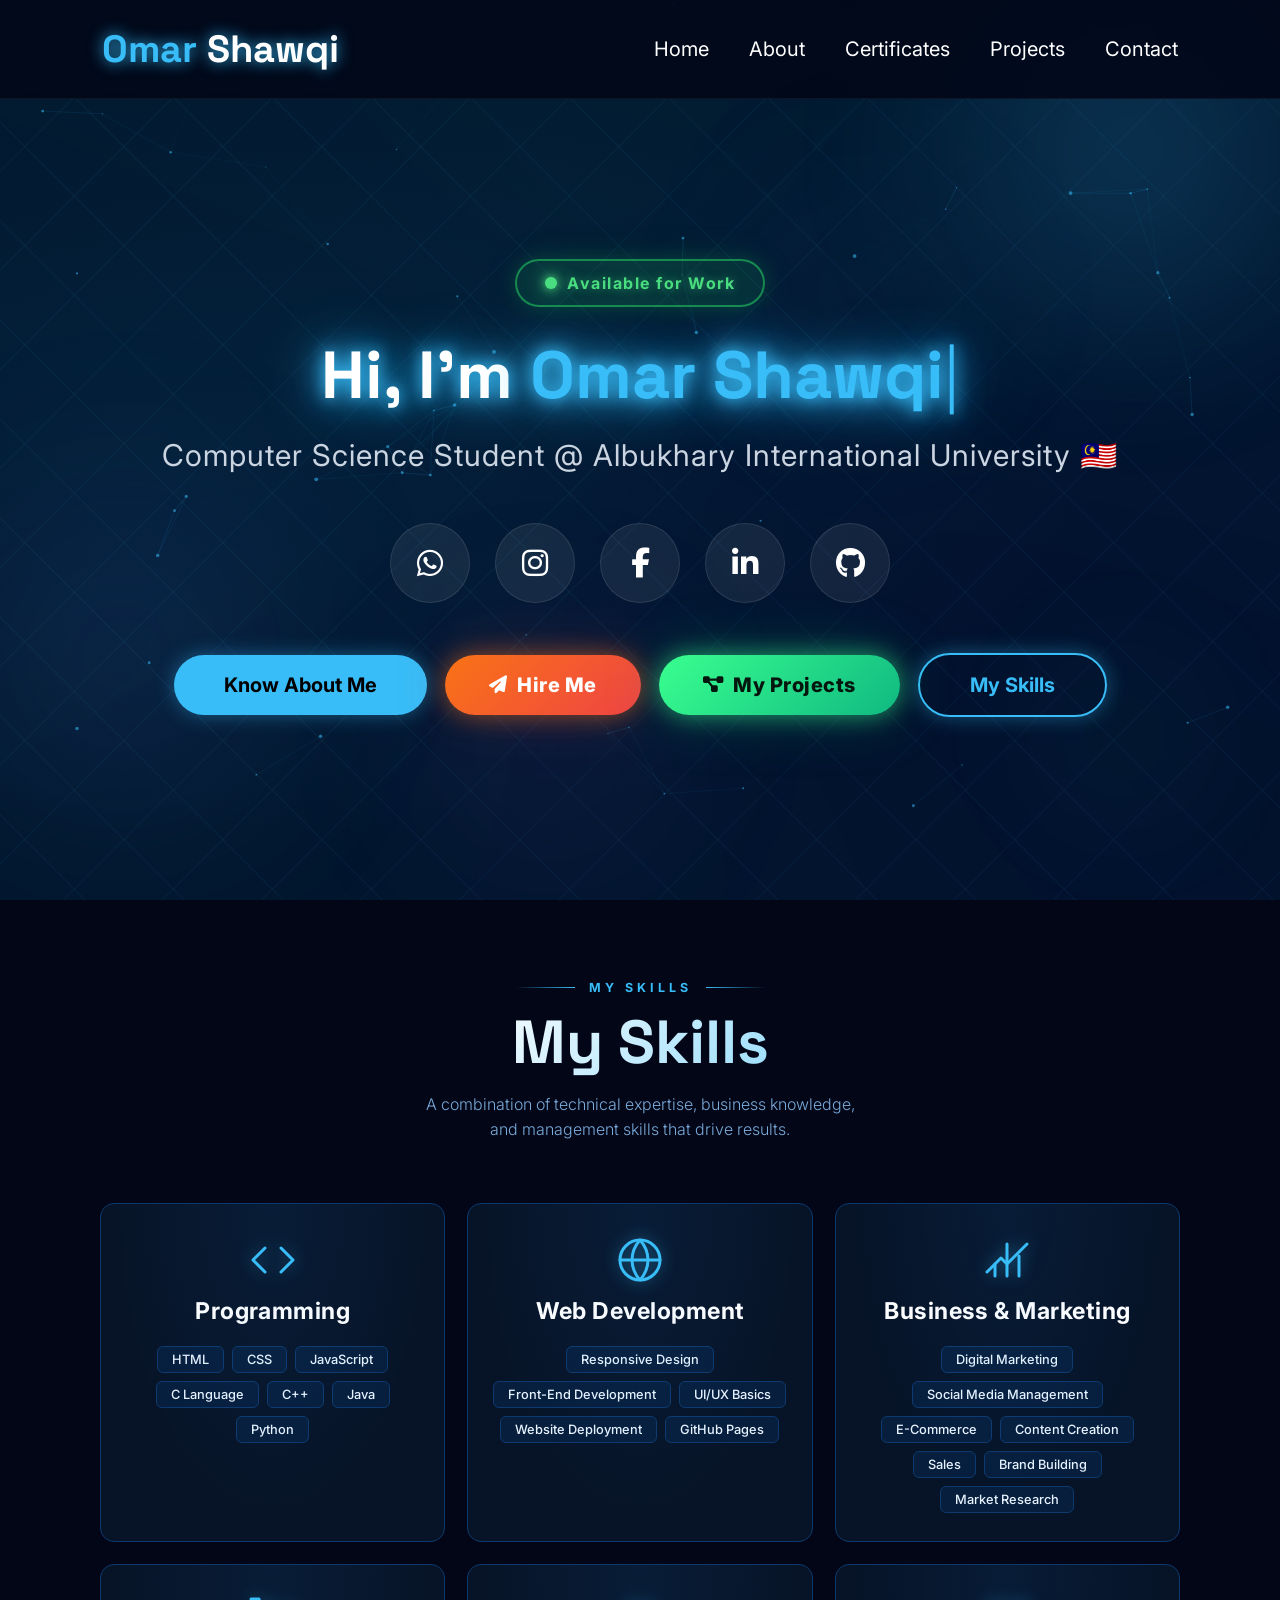
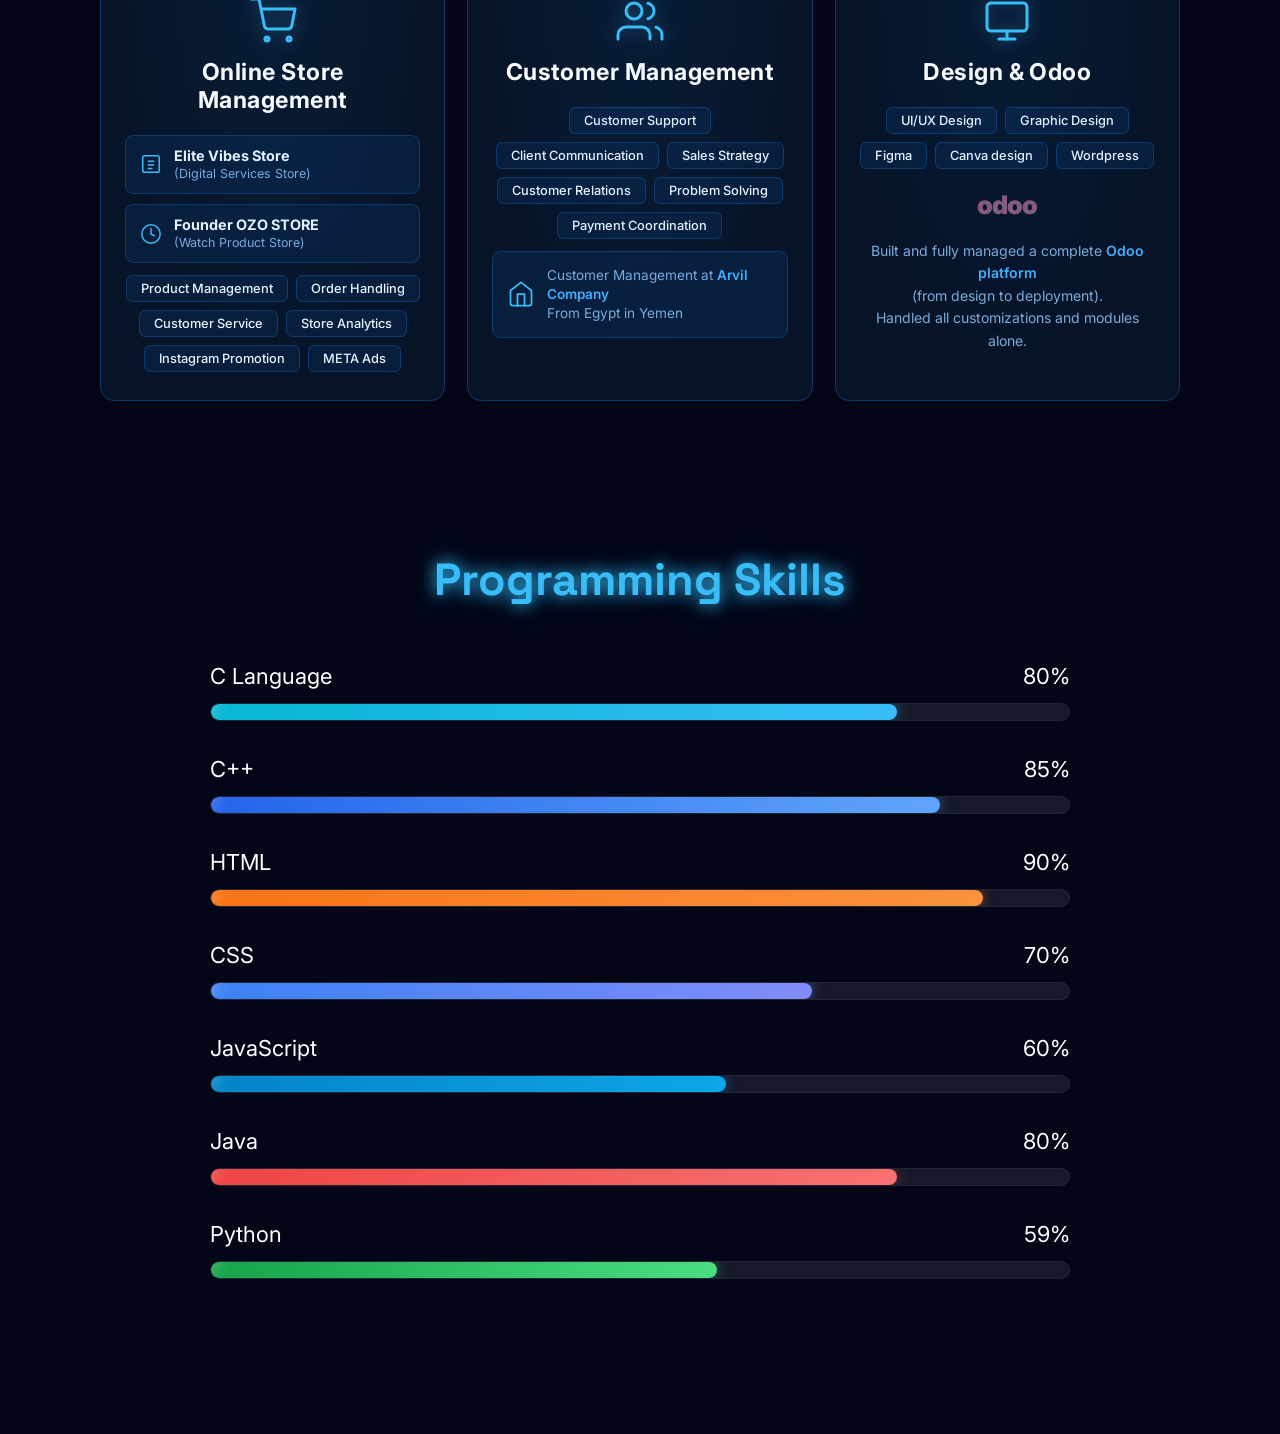
<file: index.html>
<!DOCTYPE html>
<html lang="en">
<head>
    <meta charset="UTF-8">
    <meta name="viewport" content="width=device-width, initial-scale=1.0">
    <meta name="theme-color" content="#020617">
    <!-- Preconnect to external resources for faster loading -->
    <link rel="preconnect" href="https://cdnjs.cloudflare.com" crossorigin>
    <title>Omar Shawqi | Portfolio</title>
    <link rel="stylesheet" href="style.css">
    <link rel="stylesheet" href="refresh.css">
    <!-- FONT AWESOME - load async to avoid render blocking -->
    <link rel="stylesheet" href="https://cdnjs.cloudflare.com/ajax/libs/font-awesome/6.5.1/css/all.min.css" media="print" onload="this.media='all'"/>
    <noscript><link rel="stylesheet" href="https://cdnjs.cloudflare.com/ajax/libs/font-awesome/6.5.1/css/all.min.css"/></noscript>
</head>

<body>

<div class="bg-animation"><div class="aurora-layer"></div></div>

<!-- NAVBAR -->
<nav>
   <div class="logo">
    <span class="logo-blue">Omar</span>
    <span class="logo-white">Shawqi</span>
</div>
    <button class="hamburger" id="hamburger" aria-label="Menu">
        <span></span><span></span><span></span>
    </button>
    <ul id="nav-menu">
        <li><a href="index.html">Home</a></li>
        <li><a href="about.html">About</a></li>
        <li><a href="about.html#certifications">Certificates</a></li>
        <li><a href="projects.html">Projects</a></li>
        <li><a href="contact.html">Contact</a></li>
    </ul>
</nav>

<!-- HERO -->
<section class="hero">
    <div class="hero-content">

        <!-- Available for work badge -->
        <div class="available-badge">
            <span class="avail-dot"></span>
            Available for Work
        </div>

        <!-- Typing headline -->
        <h1 class="hero-headline">
            <span class="hero-hi">Hi, I'm </span><span id="typing-text" class="hero-typed"></span><span class="hero-cursor">|</span>
        </h1>

        <!-- Rotating subtitles -->
        <p class="hero-sub-rotate" id="hero-sub"></p>

        <div class="social-icons">
            <a href="https://wa.me/967772291980" target="_blank"><i class="fab fa-whatsapp"></i></a>
            <a href="https://instagram.com/7qz_2" target="_blank"><i class="fab fa-instagram"></i></a>
            <a href="https://www.facebook.com/share/17MF6jE2B3/" target="_blank"><i class="fab fa-facebook-f"></i></a>
            <a href="https://www.linkedin.com/in/omarshawqi/" target="_blank"><i class="fab fa-linkedin-in"></i></a>
            <a href="https://github.com/omarshawqi7722" target="_blank"><i class="fab fa-github"></i></a>
        </div>

        <div class="hero-cta-row">
            <a href="about.html" class="main-btn">Know About Me</a>
            <a href="contact.html" class="hire-me-btn">
                <span class="hire-icon"><i class="fas fa-paper-plane"></i></span>
                Hire Me
            </a>
            <a href="projects.html" class="projects-btn">
                <span class="projects-icon"><i class="fas fa-diagram-project"></i></span>
                My Projects
            </a>
            <a href="#skills" class="main-btn secondary-btn">My Skills</a>
        </div>

    </div>
</section>

<!-- ─── SKILLS SECTION ─── -->
<section id="skills">

  <div class="section-label"><span>MY SKILLS</span></div>
  <h2 class="section-title">My Skills</h2>
  <p class="section-sub">A combination of technical expertise, business knowledge,<br>and management skills that drive results.</p>

  <div class="skills-grid">

    <!-- 1. Programming -->
    <div class="skill-card">
      <div class="card-icon">
        <svg viewBox="0 0 24 24" fill="none" stroke="currentColor" stroke-width="1.5" stroke-linecap="round" stroke-linejoin="round">
          <polyline points="16 18 22 12 16 6"/>
          <polyline points="8 6 2 12 8 18"/>
        </svg>
      </div>
      <div class="card-title">Programming</div>
      <div class="tags">
        <span class="tag">HTML</span>
        <span class="tag">CSS</span>
        <span class="tag">JavaScript</span>
        <span class="tag">C Language</span>
        <span class="tag">C++</span>
        <span class="tag">Java</span>
        <span class="tag">Python</span>
      </div>
    </div>

    <!-- 2. Web Development -->
    <div class="skill-card">
      <div class="card-icon">
        <svg viewBox="0 0 24 24" fill="none" stroke="currentColor" stroke-width="1.5" stroke-linecap="round" stroke-linejoin="round">
          <circle cx="12" cy="12" r="10"/>
          <line x1="2" y1="12" x2="22" y2="12"/>
          <path d="M12 2a15.3 15.3 0 0 1 4 10 15.3 15.3 0 0 1-4 10 15.3 15.3 0 0 1-4-10 15.3 15.3 0 0 1 4-10z"/>
        </svg>
      </div>
      <div class="card-title">Web Development</div>
      <div class="tags">
        <span class="tag">Responsive Design</span>
        <span class="tag">Front-End Development</span>
        <span class="tag">UI/UX Basics</span>
        <span class="tag">Website Deployment</span>
        <span class="tag">GitHub Pages</span>
      </div>
    </div>

    <!-- 3. Business & Marketing -->
    <div class="skill-card">
      <div class="card-icon">
        <svg viewBox="0 0 24 24" fill="none" stroke="currentColor" stroke-width="1.5" stroke-linecap="round" stroke-linejoin="round">
          <line x1="18" y1="20" x2="18" y2="10"/>
          <line x1="12" y1="20" x2="12" y2="4"/>
          <line x1="6" y1="20" x2="6" y2="14"/>
          <polyline points="22 4 12 14 9 11 2 18"/>
        </svg>
      </div>
      <div class="card-title">Business &amp; Marketing</div>
      <div class="tags">
        <span class="tag">Digital Marketing</span>
        <span class="tag">Social Media Management</span>
        <span class="tag">E-Commerce</span>
        <span class="tag">Content Creation</span>
        <span class="tag">Sales</span>
        <span class="tag">Brand Building</span>
        <span class="tag">Market Research</span>
      </div>
    </div>

    <!-- 4. Online Store Management -->
    <div class="skill-card">
      <div class="card-icon">
        <svg viewBox="0 0 24 24" fill="none" stroke="currentColor" stroke-width="1.5" stroke-linecap="round" stroke-linejoin="round">
          <circle cx="9" cy="21" r="1"/>
          <circle cx="20" cy="21" r="1"/>
          <path d="M1 1h4l2.68 13.39a2 2 0 0 0 2 1.61h9.72a2 2 0 0 0 2-1.61L23 6H6"/>
        </svg>
      </div>
      <div class="card-title">Online Store Management</div>
      <div class="store-item">
        <svg viewBox="0 0 24 24" fill="none" stroke="currentColor" stroke-width="1.5" stroke-linecap="round" stroke-linejoin="round">
          <rect x="3" y="3" width="18" height="18" rx="2"/>
          <path d="M9 9h6M9 13h6M9 17h4"/>
        </svg>
        <div class="store-item-text">
          <strong>Elite Vibes Store</strong>
          <span>(Digital Services Store)</span>
        </div>
      </div>
      <div class="store-item">
        <svg viewBox="0 0 24 24" fill="none" stroke="currentColor" stroke-width="1.5" stroke-linecap="round" stroke-linejoin="round">
          <circle cx="12" cy="12" r="10"/>
          <path d="M12 6v6l4 2"/>
        </svg>
        <div class="store-item-text">
          <strong>Founder OZO STORE</strong>
          <span>(Watch Product Store)</span>
        </div>
      </div>
      <div class="tags" style="margin-top:12px;">
        <span class="tag">Product Management</span>
        <span class="tag">Order Handling</span>
        <span class="tag">Customer Service</span>
        <span class="tag">Store Analytics</span>
        <span class="tag">Instagram Promotion</span>
        <span class="tag">META Ads</span>
      </div>
    </div>

    <!-- 5. Customer Management -->
    <div class="skill-card">
      <div class="card-icon">
        <svg viewBox="0 0 24 24" fill="none" stroke="currentColor" stroke-width="1.5" stroke-linecap="round" stroke-linejoin="round">
          <path d="M17 21v-2a4 4 0 0 0-4-4H5a4 4 0 0 0-4 4v2"/>
          <circle cx="9" cy="7" r="4"/>
          <path d="M23 21v-2a4 4 0 0 0-3-3.87"/>
          <path d="M16 3.13a4 4 0 0 1 0 7.75"/>
        </svg>
      </div>
      <div class="card-title">Customer Management</div>
      <div class="tags">
        <span class="tag">Customer Support</span>
        <span class="tag">Client Communication</span>
        <span class="tag">Sales Strategy</span>
        <span class="tag">Customer Relations</span>
        <span class="tag">Problem Solving</span>
        <span class="tag">Payment Coordination</span>
        
      </div>
      <div class="company-badge">
        <svg viewBox="0 0 24 24" fill="none" stroke="currentColor" stroke-width="1.5" stroke-linecap="round" stroke-linejoin="round">
          <path d="M3 9l9-7 9 7v11a2 2 0 0 1-2 2H5a2 2 0 0 1-2-2z"/>
          <polyline points="9 22 9 12 15 12 15 22"/>
        </svg>
        <div>
         Customer Management at
<a href="https://www.facebook.com/ArvilGroup"
target="_blank">
    Arvil Company
</a>

<br>

From Egypt in Yemen 
        </div>
      </div>
    </div>

    <!-- 6. Design & Odoo -->
    <div class="skill-card">
      <div class="card-icon">
        <svg viewBox="0 0 24 24" fill="none" stroke="currentColor" stroke-width="1.5" stroke-linecap="round" stroke-linejoin="round">
          <rect x="2" y="3" width="20" height="14" rx="2"/>
          <line x1="8" y1="21" x2="16" y2="21"/>
          <line x1="12" y1="17" x2="12" y2="21"/>
        </svg>
      </div>
      <div class="card-title">Design &amp; Odoo</div>
      <div class="odoo-block">
        <div class="tags">
          <span class="tag">UI/UX Design</span>
          <span class="tag">Graphic Design</span>
          <span class="tag">Figma</span>
          <span class="tag">Canva design</span>
           <span class="tag">Wordpress</span>
        </div>
        <div class="odoo-logo"><span class="odoo-logo-text">odoo</span></div>
        <div class="odoo-desc">
          Built and fully managed a complete <a href="#">Odoo platform</a><br>
          (from design to deployment).<br>
          Handled all customizations and modules alone.
        </div>
      </div>
    </div>

  </div>
</section>
<!-- ─── END SKILLS SECTION ─── -->

<!-- PROGRAMMING SKILLS BARS SECTION -->
<section class="skills-section">
    <h2>Programming Skills</h2>

    <!-- C -->
    <div class="skill">
        <div class="skill-info">
            <span>C Language</span>
            <span>80%</span>
        </div>
        <div class="skill-bar">
            <div class="skill-fill c"></div>
        </div>
    </div>

    <!-- C++ -->
    <div class="skill">
        <div class="skill-info">
            <span>C++</span>
            <span>85%</span>
        </div>
        <div class="skill-bar">
            <div class="skill-fill cpp"></div>
        </div>
    </div>

    <!-- HTML -->
    <div class="skill">
        <div class="skill-info">
            <span>HTML</span>
            <span>90%</span>
        </div>
        <div class="skill-bar">
            <div class="skill-fill html"></div>
        </div>
    </div>

    <!-- CSS -->
    <div class="skill">
        <div class="skill-info">
            <span>CSS</span>
            <span>70%</span>
        </div>
        <div class="skill-bar">
            <div class="skill-fill css"></div>
        </div>
    </div>

    <!-- JavaScript -->
    <div class="skill">
        <div class="skill-info">
            <span>JavaScript</span>
            <span>60%</span>
        </div>
        <div class="skill-bar">
            <div class="skill-fill js"></div>
        </div>
    </div>

    <!-- Java -->
    <div class="skill">
        <div class="skill-info">
            <span>Java</span>
            <span>80%</span>
        </div>
        <div class="skill-bar">
            <div class="skill-fill java"></div>
        </div>
    </div>

    <!-- Python -->
    <div class="skill">
        <div class="skill-info">
            <span>Python</span>
            <span>59%</span>
        </div>
        <div class="skill-bar">
            <div class="skill-fill python"></div>
        </div>
    </div>

</section>

<script src="script.js"></script>
<script src="motion.js"></script>
    
 <script src="tracking.js"></script>
</body>
</html>
</file>
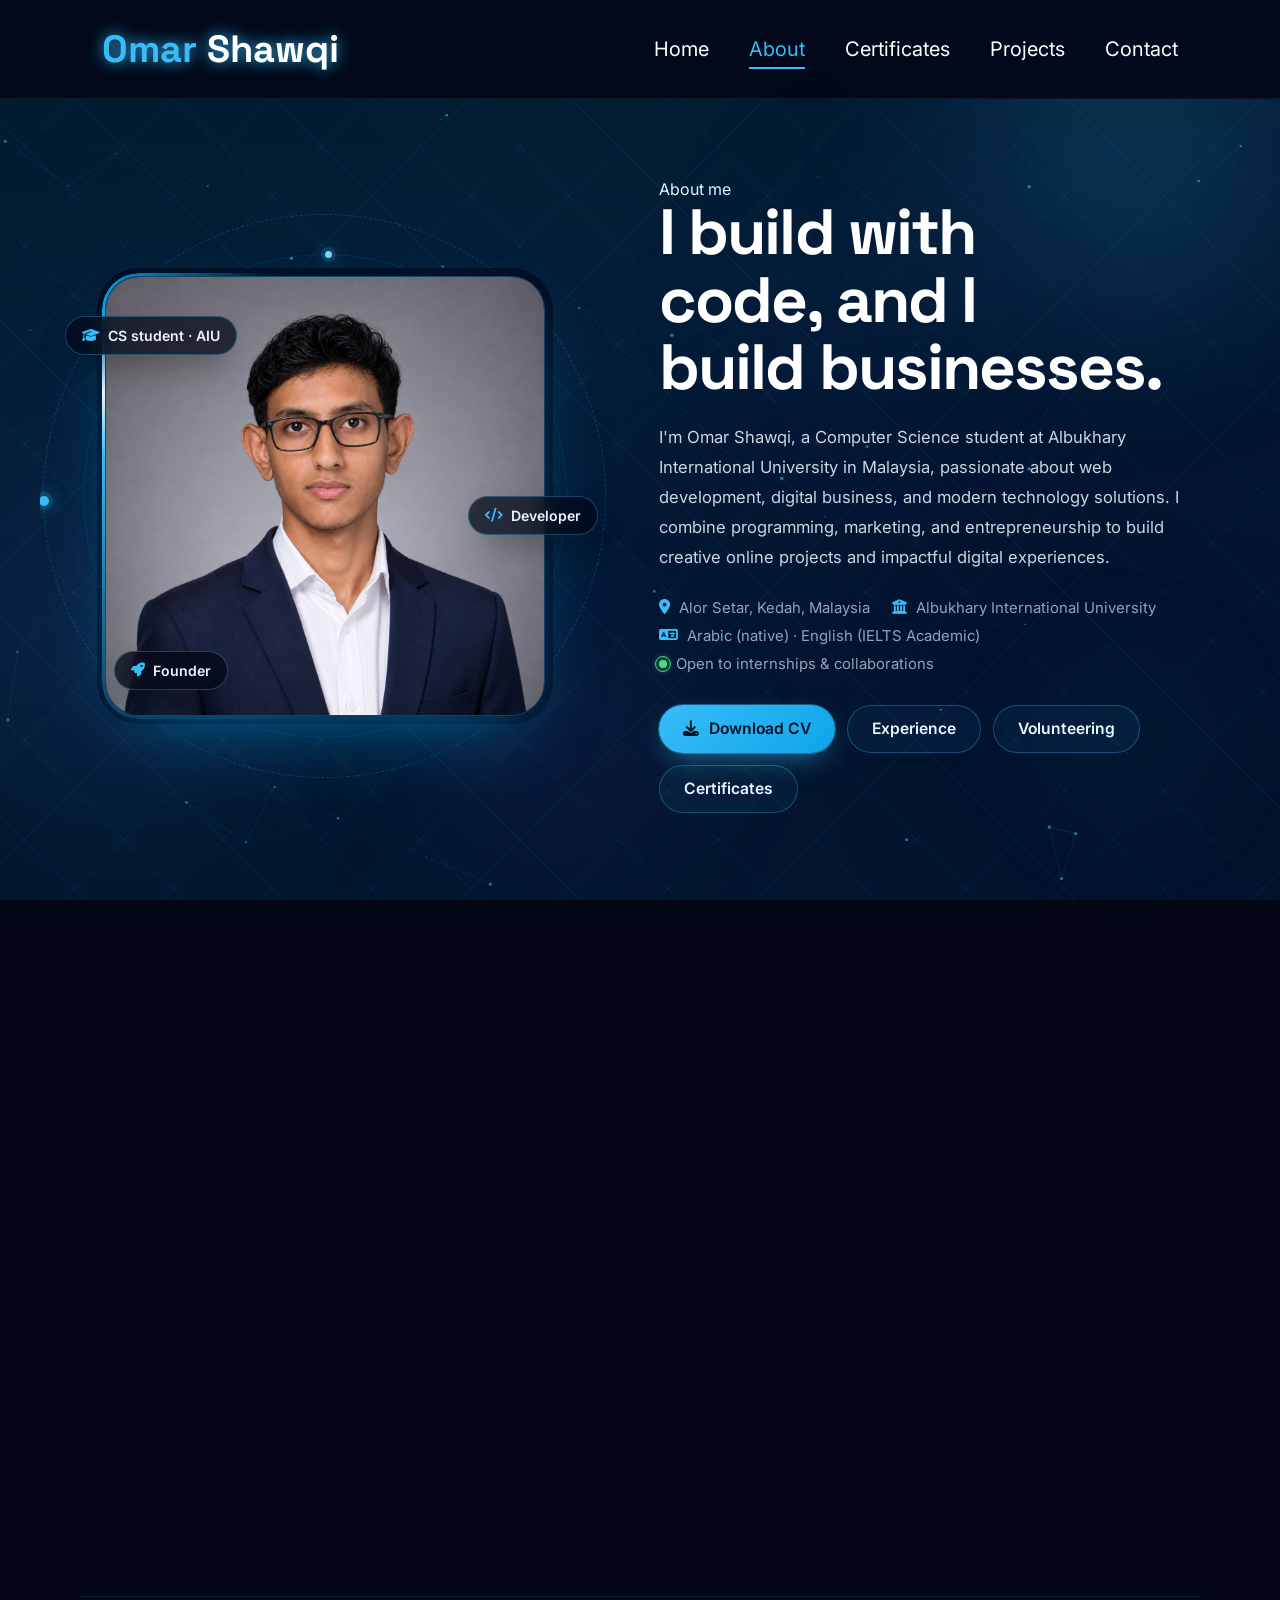
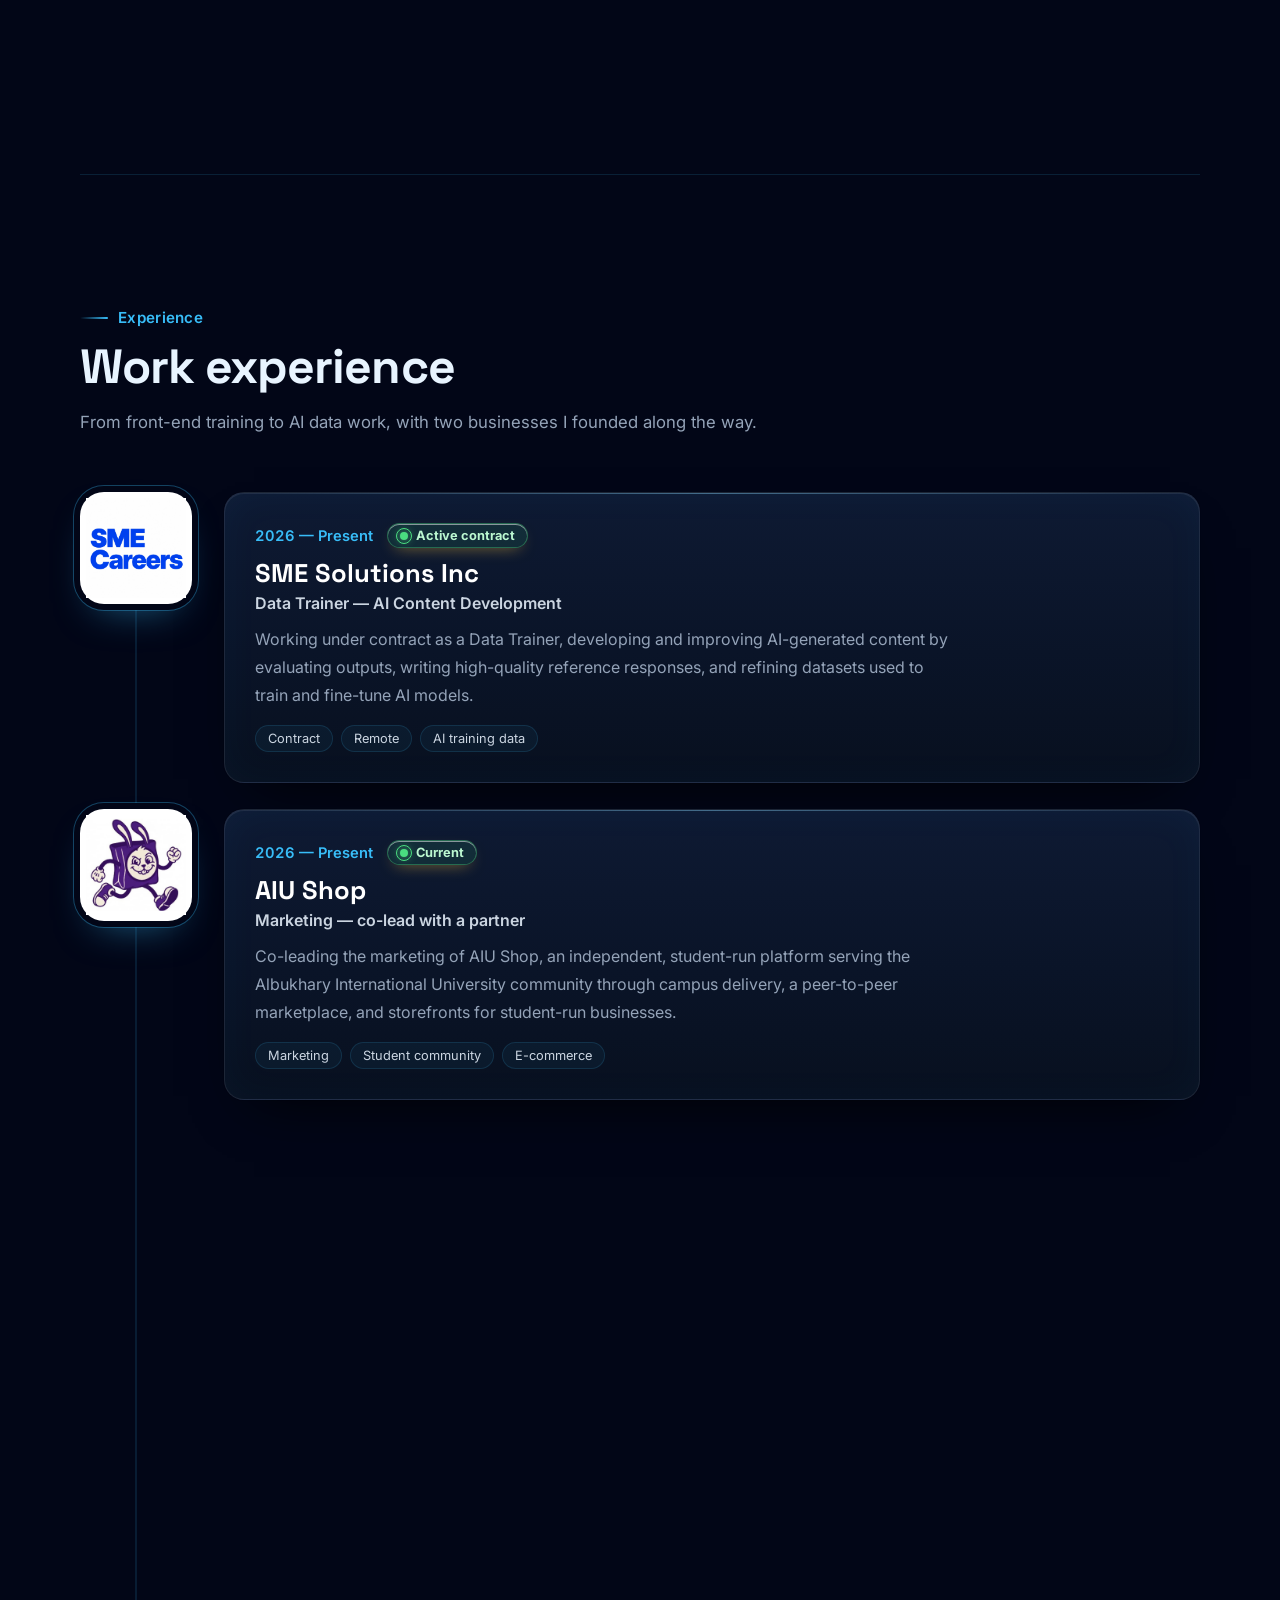
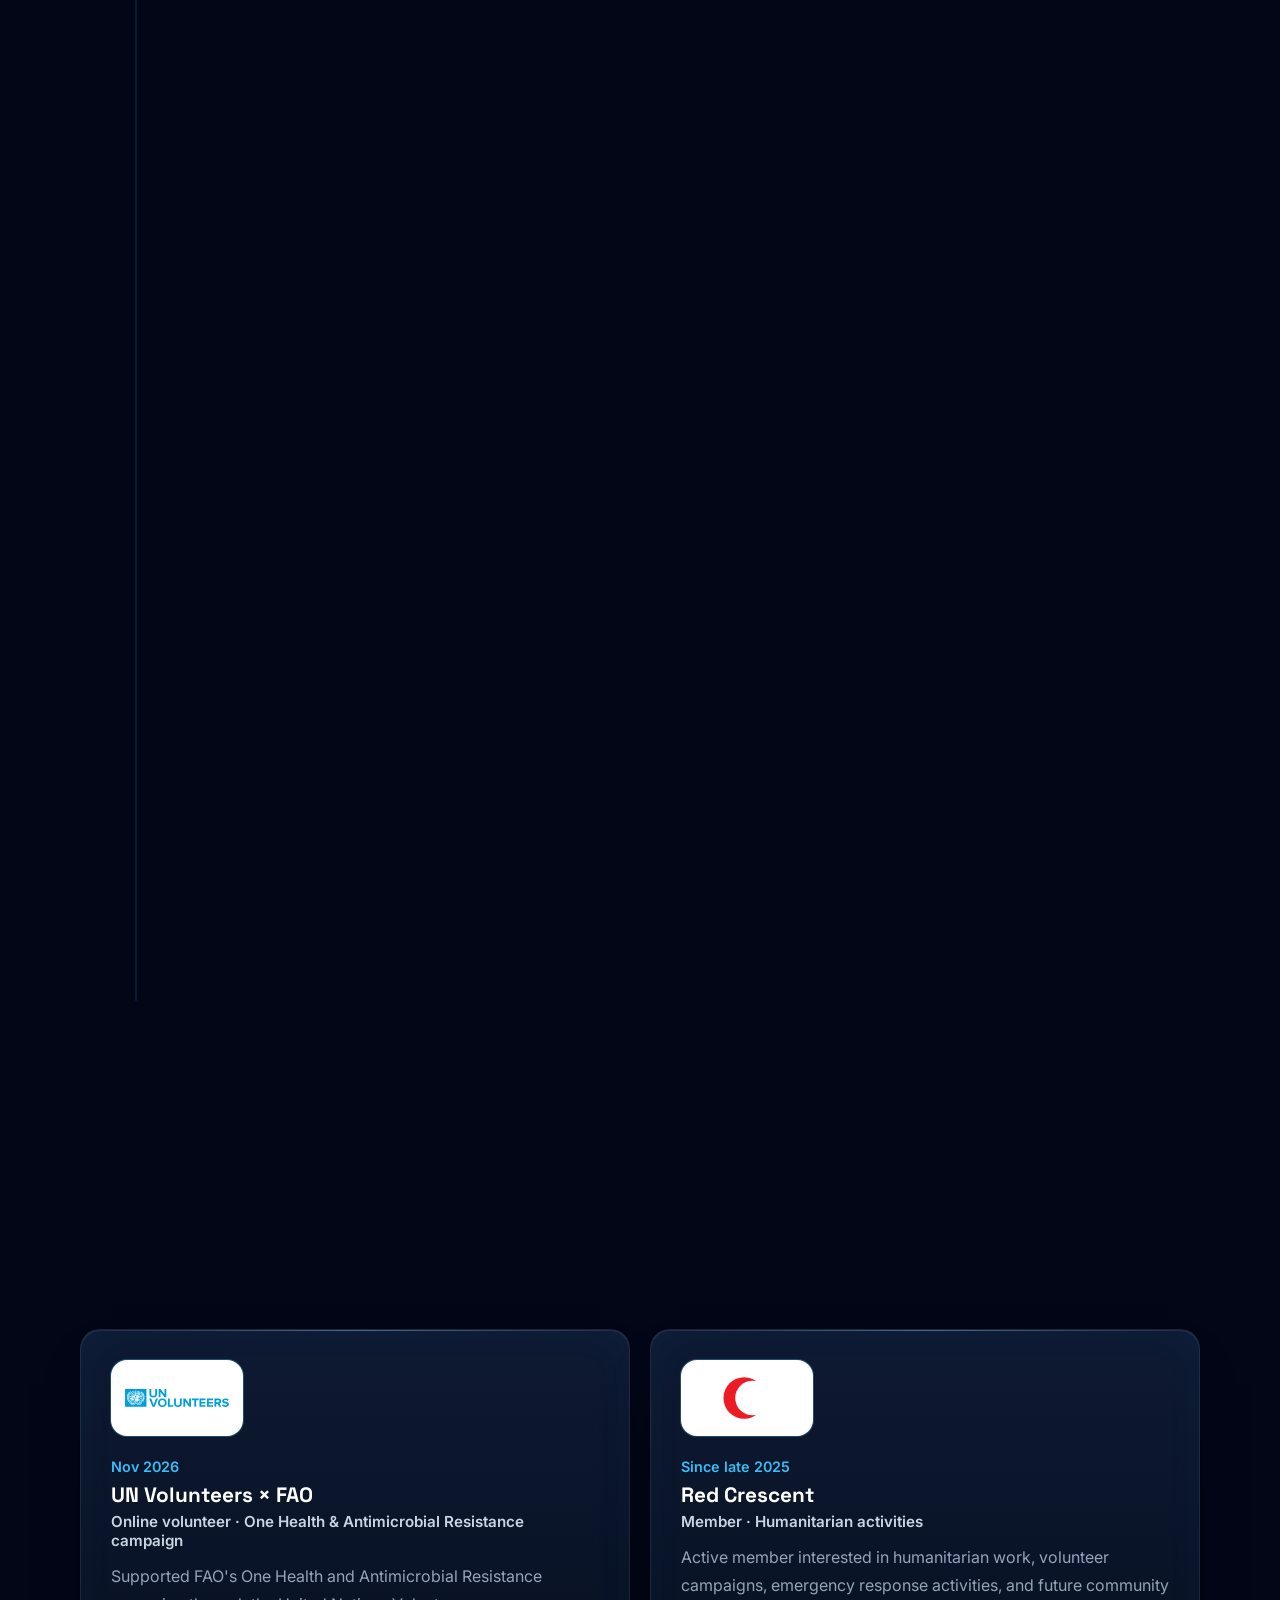
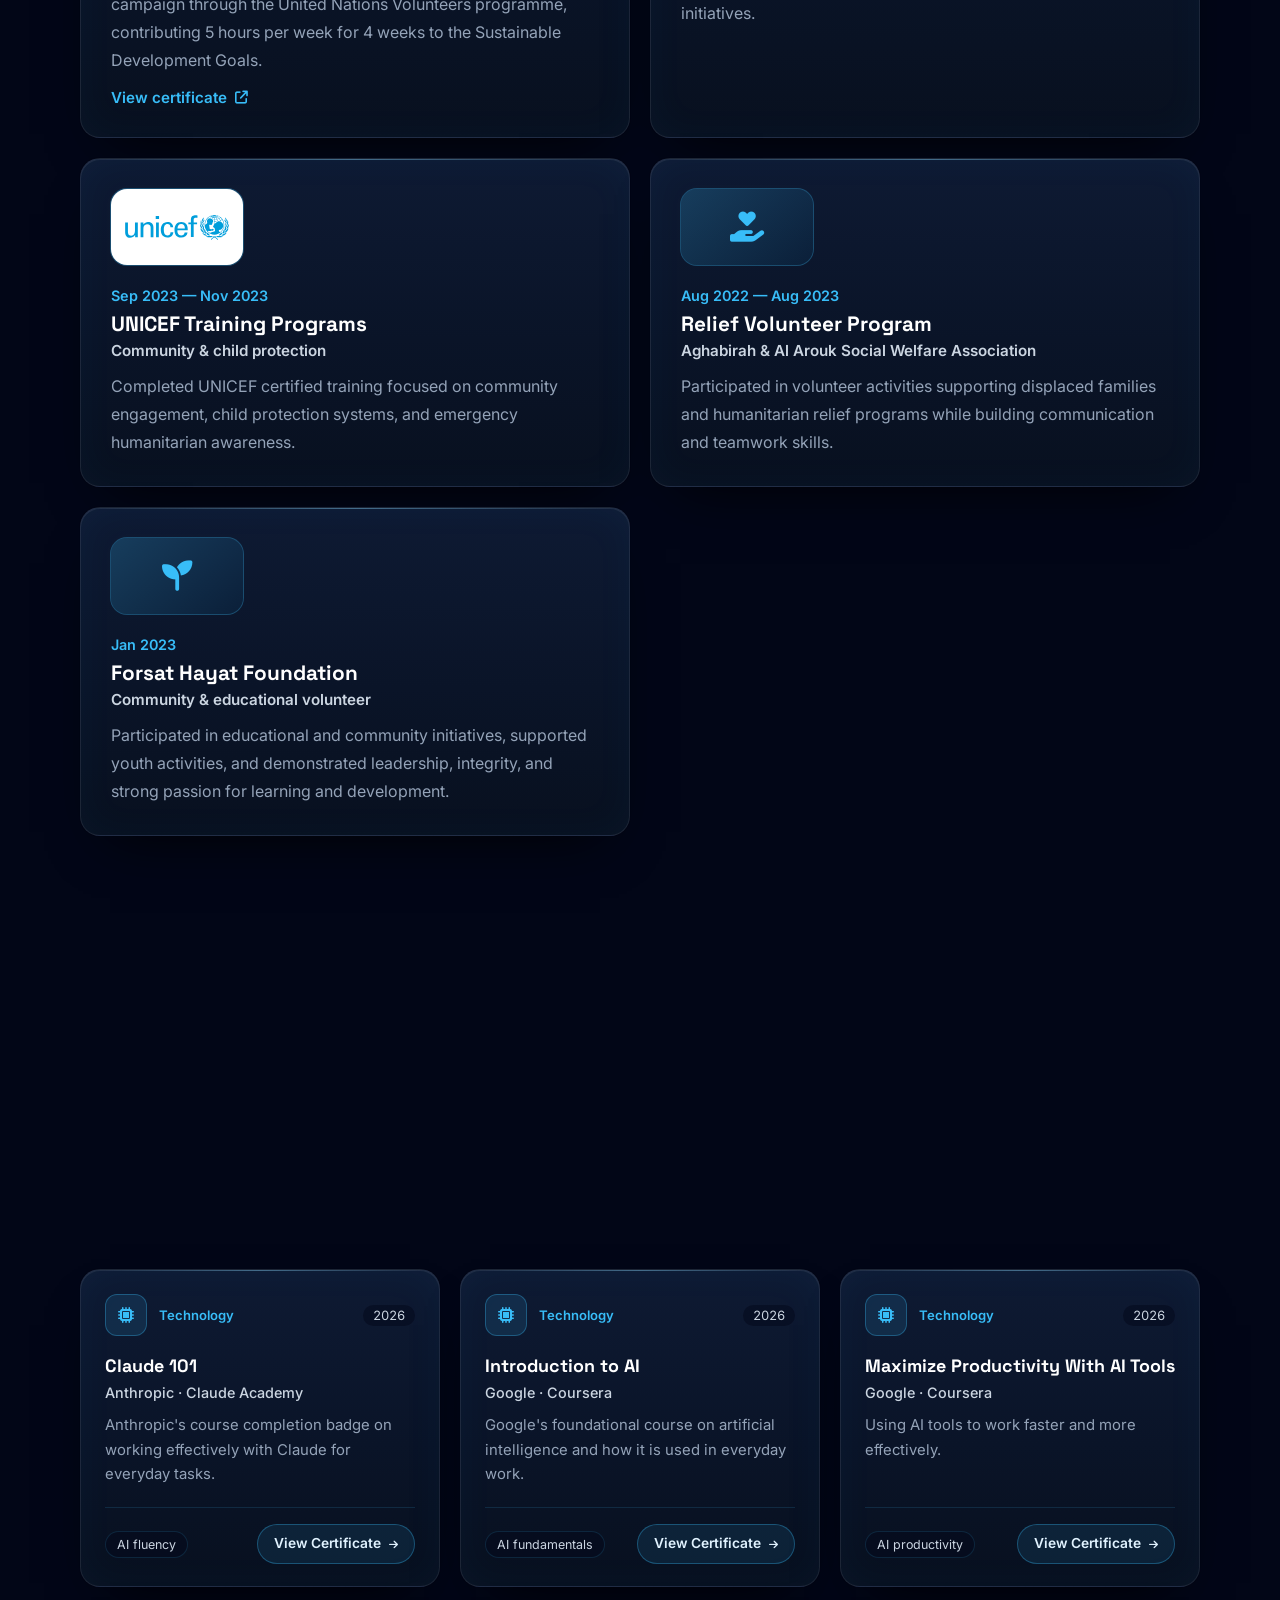
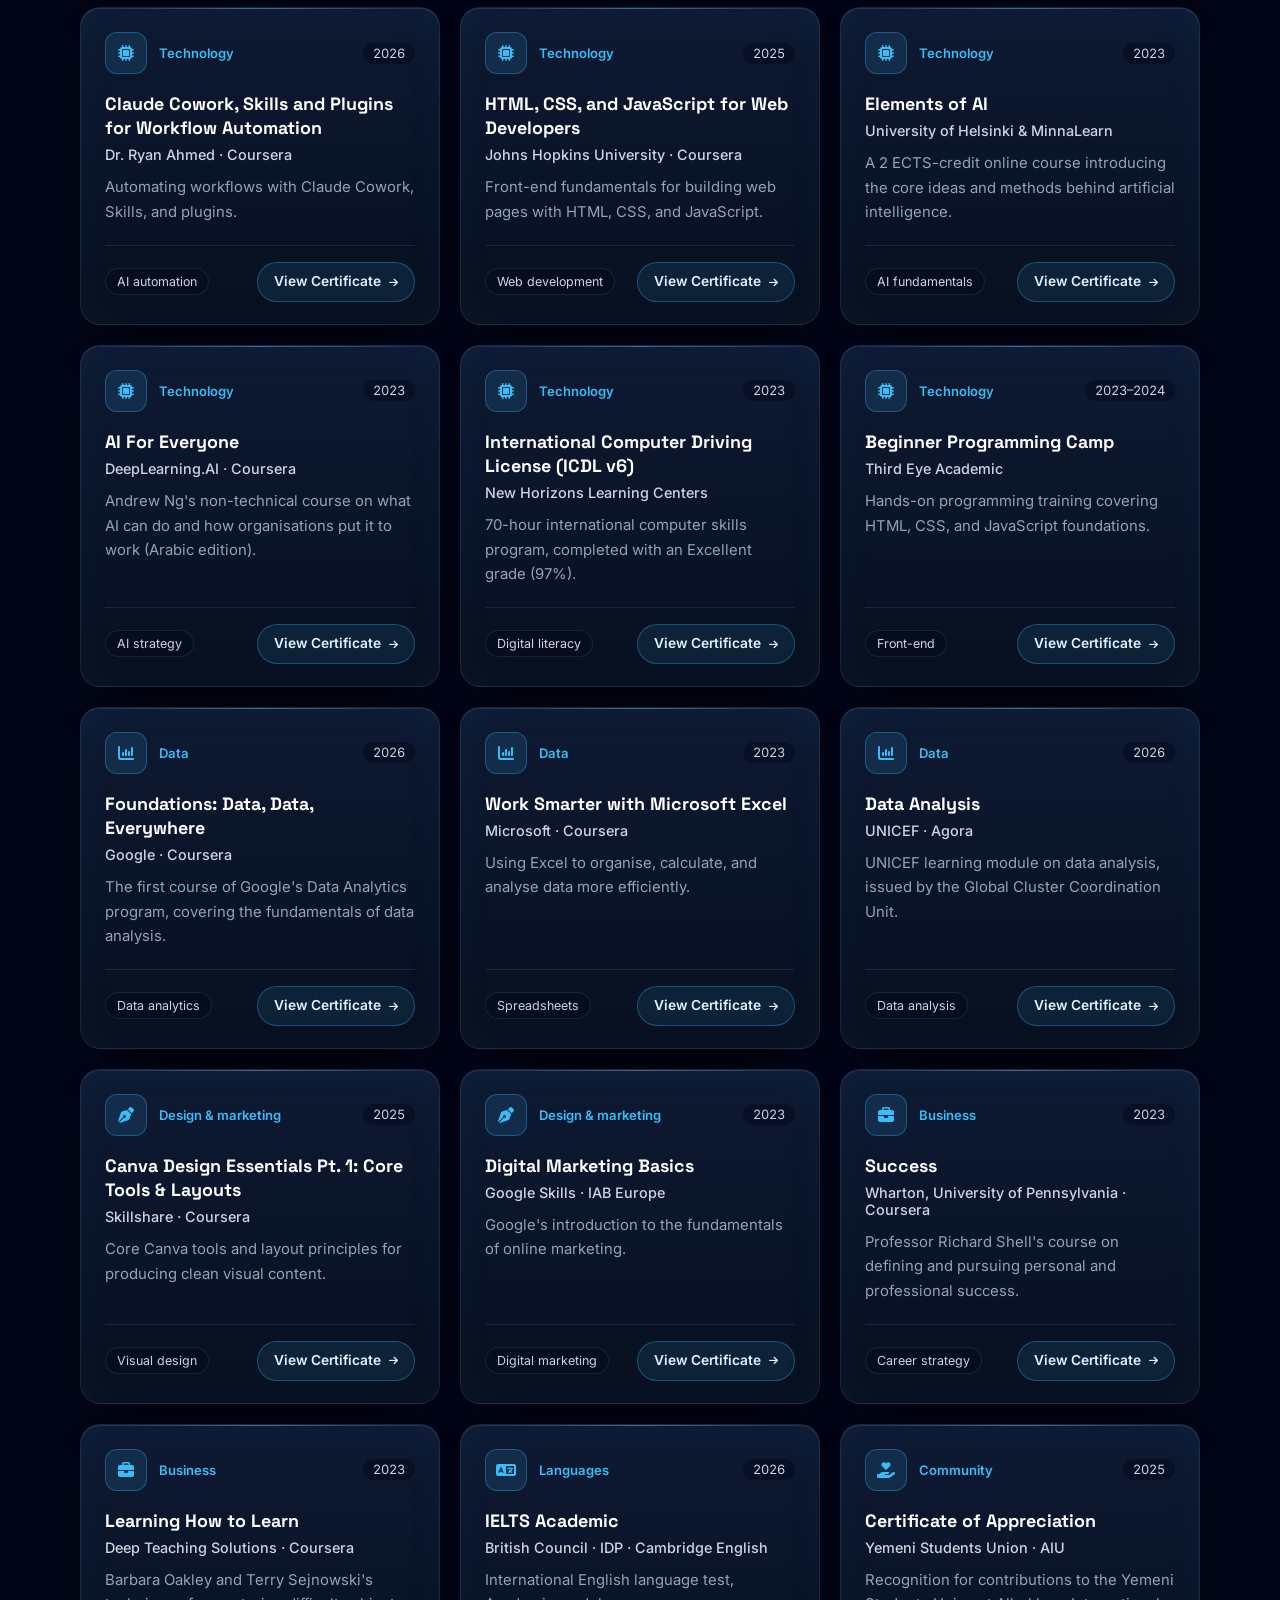
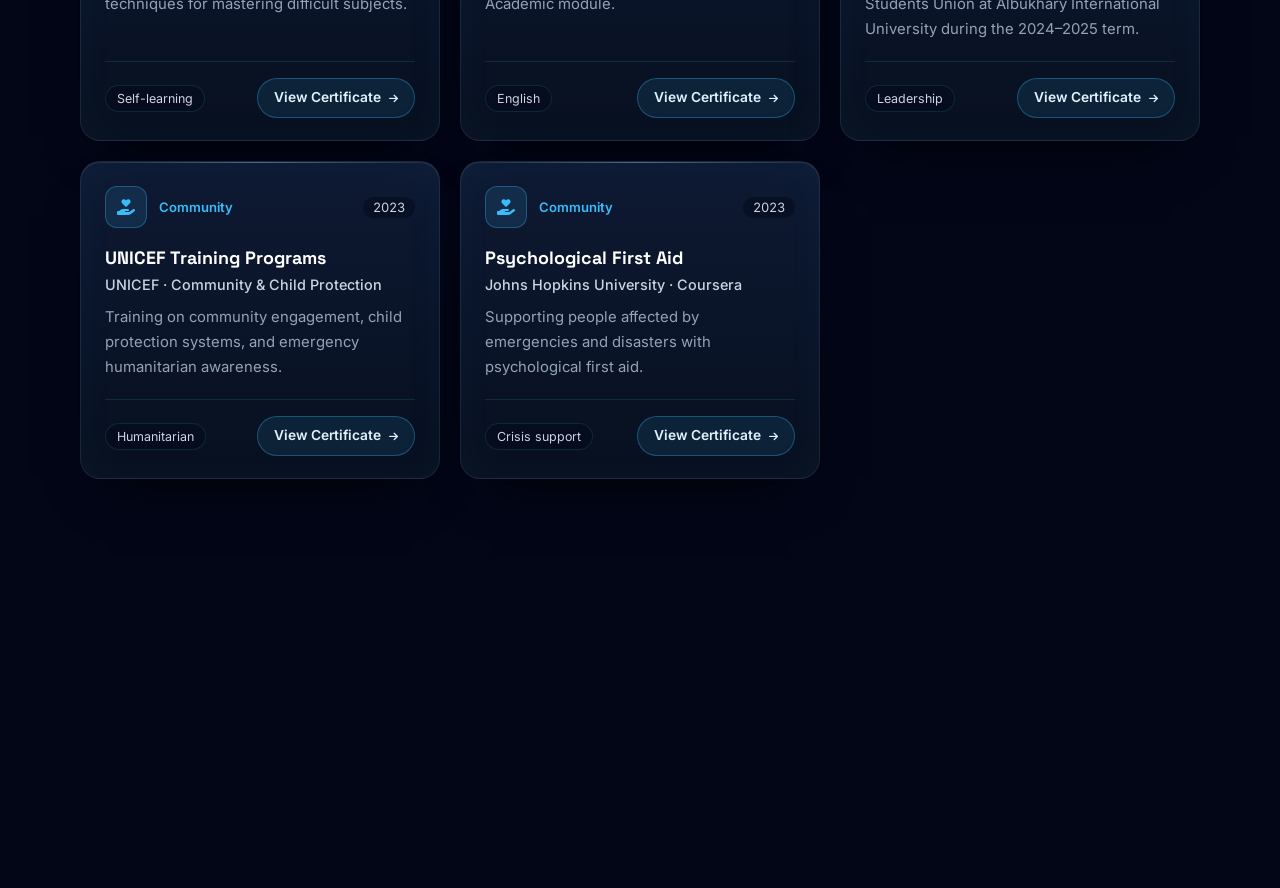
<file: about.html>
<!DOCTYPE html>
<html lang="en">
<head>
    <meta charset="UTF-8">
    <meta name="viewport" content="width=device-width, initial-scale=1.0">
    <meta name="theme-color" content="#020617">
    <meta name="description" content="Omar Shawqi — Computer Science student at Albukhary International University, developer, and founder of Elite Vibes and OZO Store.">
    <link rel="preconnect" href="https://cdnjs.cloudflare.com" crossorigin>

    <title>About Me | Omar Shawqi</title>

    <link rel="stylesheet" href="style.css">
    <link rel="stylesheet" href="refresh.css">

    <link rel="stylesheet"
    href="https://cdnjs.cloudflare.com/ajax/libs/font-awesome/6.5.1/css/all.min.css"
    media="print" onload="this.media='all'">
    <noscript><link rel="stylesheet" href="https://cdnjs.cloudflare.com/ajax/libs/font-awesome/6.5.1/css/all.min.css"></noscript>
</head>

<body class="page-about">

<div class="bg-animation"><div class="aurora-layer"></div></div>

<!-- NAVBAR -->
<nav>
    <div class="logo">
        <span class="logo-blue">Omar</span>
        <span class="logo-white">Shawqi</span>
    </div>

    <button class="hamburger" id="hamburger" aria-label="Menu">
        <span></span><span></span><span></span>
    </button>

    <ul id="nav-menu">
        <li><a href="index.html">Home</a></li>
        <li><a href="about.html" class="active" aria-current="page">About</a></li>
        <li><a href="#certifications">Certificates</a></li>
        <li><a href="projects.html">Projects</a></li>
        <li><a href="contact.html">Contact</a></li>
    </ul>
</nav>

<main>

<!-- ================= INTRO ================= -->
<section class="ab-intro">

    <div class="ab-portrait" data-parallax>
        <div class="ab-orbit ab-orbit--outer"><span></span></div>
        <div class="ab-orbit ab-orbit--inner"><span></span></div>

        <div class="ab-frame">
            <div class="ab-frame-glow" aria-hidden="true"></div>
            <div class="ab-frame-border" aria-hidden="true"></div>
            <img src="images/omar-photo.jpg" alt="Portrait of Omar Shawqi" class="ab-photo" width="1254" height="1254">
            <div class="ab-frame-shine" aria-hidden="true"></div>
        </div>

        <div class="ab-chip ab-chip--a" data-depth="18"><i class="fas fa-graduation-cap"></i> CS student · AIU</div>
        <div class="ab-chip ab-chip--b" data-depth="28"><i class="fas fa-code"></i> Developer</div>
        <div class="ab-chip ab-chip--c" data-depth="12"><i class="fas fa-rocket"></i> Founder</div>
    </div>

    <div class="ab-intro-text">
        <p class="ab-kicker" data-reveal>About me</p>
        <h1 data-reveal>I build with code, and I build businesses.</h1>
        <p class="ab-lede" data-reveal>
            I'm Omar Shawqi, a Computer Science student at Albukhary International University in Malaysia,
            passionate about web development, digital business, and modern technology solutions.
            I combine programming, marketing, and entrepreneurship to build creative online projects
            and impactful digital experiences.
        </p>

        <ul class="ab-facts" data-reveal>
            <li><i class="fas fa-location-dot"></i> Alor Setar, Kedah, Malaysia</li>
            <li><i class="fas fa-building-columns"></i> Albukhary International University</li>
            <li><i class="fas fa-language"></i> Arabic (native) · English (IELTS Academic)</li>
            <li><span class="ab-live-dot"></span> Open to internships &amp; collaborations</li>
        </ul>

        <div class="ab-actions" data-reveal>
            <a href="#cv-section" class="o-btn o-btn--primary"><i class="fas fa-download"></i> Download CV</a>
            <a href="#work" class="o-btn o-btn--ghost">Experience</a>
            <a href="#volunteer" class="o-btn o-btn--ghost">Volunteering</a>
            <a href="#certifications" class="o-btn o-btn--ghost">Certificates</a>
        </div>
    </div>

</section>

<!-- ================= PROFILE ================= -->
<section class="ab-profile o-section" aria-labelledby="profile-title">

    <div class="o-head" data-reveal>
        <p class="o-kicker">Profile</p>
        <h2 id="profile-title">Who I am</h2>
    </div>

    <div class="ab-profile-grid" data-reveal-group>

        <article class="ab-panel ab-panel--lead o-spot">
            <h3>Computer Science, with a founder's mindset</h3>
            <p>
                I'm a Computer Science student with interests in software development, AI,
                web development, entrepreneurship, and digital marketing. Alongside my studies,
                I founded and ran my own online stores, worked with clients across Yemen and Egypt,
                and now contribute to AI model training as a contracted Data Trainer.
            </p>
        </article>

        <article class="ab-panel o-spot">
            <h3>What I care about</h3>
            <ul class="ab-values">
                <li><i class="fas fa-check"></i> Building useful technology</li>
                <li><i class="fas fa-check"></i> Learning continuously</li>
                <li><i class="fas fa-check"></i> Turning ideas into real projects</li>
                <li><i class="fas fa-check"></i> Entrepreneurship and innovation</li>
                <li><i class="fas fa-check"></i> Community impact</li>
                <li><i class="fas fa-check"></i> Bridging technology and business</li>
            </ul>
        </article>

        <article class="ab-panel o-spot">
            <h3>What I'm looking for</h3>
            <p>
                I am open to internships, technology opportunities, software projects, freelance
                collaborations, entrepreneurship opportunities, volunteering, student initiatives,
                international organizations, and innovative projects.
            </p>
            <a href="contact.html" class="o-link">Get in touch <i class="fas fa-arrow-right"></i></a>
        </article>

    </div>

    <dl class="ab-stats" data-reveal-group>
        <div class="ab-stat"><dt>Ventures founded</dt><dd data-count="3">3</dd><span>Elite Vibes, OZO Store, Next Stack</span></div>
        <div class="ab-stat"><dt>Portfolio projects</dt><dd data-count="11">11</dd><span>Software, web, and e-commerce</span></div>
        <div class="ab-stat"><dt>Certificates</dt><dd data-count="20">20</dd><span>AI, technology, data, design, and business</span></div>
        <div class="ab-stat"><dt>Volunteer programs</dt><dd data-count="5">5</dd><span>Including the UN, UNICEF, and Red Crescent</span></div>
    </dl>

</section>

<!-- ================= WORK EXPERIENCE ================= -->
<section id="work" class="xp o-section" aria-labelledby="work-title">

    <div class="o-head" data-reveal>
        <p class="o-kicker">Experience</p>
        <h2 id="work-title">Work experience</h2>
        <p class="o-sub">From front-end training to AI data work, with two businesses I founded along the way.</p>
    </div>

    <div class="xp-wrap">
    <span class="xp-rail" aria-hidden="true"><span class="xp-rail-fill"></span></span>
    <ol class="xp-timeline">

        <!-- SME Solutions Inc -->
        <li class="xp-item xp-item--current" data-reveal>
            <div class="xp-logo"><img src="images/logos/sme-logo.webp" alt="SME Careers logo" loading="lazy"></div>
            <div class="xp-body o-spot">
                <div class="xp-meta">
                    <time>2026 — Present</time>
                    <span class="xp-badge xp-badge--live"><span class="ab-live-dot"></span> Active contract</span>
                </div>
                <h3>SME Solutions Inc</h3>
                <p class="xp-role">Data Trainer — AI Content Development</p>
                <p>Working under contract as a Data Trainer, developing and improving AI-generated content by evaluating outputs, writing high-quality reference responses, and refining datasets used to train and fine-tune AI models.</p>
                <ul class="xp-tags"><li>Contract</li><li>Remote</li><li>AI training data</li></ul>
            </div>
        </li>

        <!-- AIU Shop -->
        <li class="xp-item" data-reveal>
            <div class="xp-logo"><img src="images/logos/aiu-shop-logo.png?v=2" alt="AIU Shop logo" loading="lazy"></div>
            <div class="xp-body o-spot">
                <div class="xp-meta">
                    <time>2026 — Present</time>
                    <span class="xp-badge xp-badge--live"><span class="ab-live-dot"></span> Current</span>
                </div>
                <h3>AIU Shop</h3>
                <p class="xp-role">Marketing — co-lead with a partner</p>
                <p>Co-leading the marketing of AIU Shop, an independent, student-run platform serving the Albukhary International University community through campus delivery, a peer-to-peer marketplace, and storefronts for student-run businesses.</p>
                <ul class="xp-tags"><li>Marketing</li><li>Student community</li><li>E-commerce</li></ul>
            </div>
        </li>

        <!-- UN Volunteers × FAO -->
        <li class="xp-item" data-reveal>
            <div class="xp-logo"><img src="images/logos/unv-logo.svg" alt="UN Volunteers logo" loading="lazy"></div>
            <div class="xp-body o-spot">
                <div class="xp-meta"><time>Nov 2026</time></div>
                <h3>United Nations Volunteers × FAO</h3>
                <p class="xp-role">Online Volunteer — One Health &amp; Antimicrobial Resistance Campaign</p>
                <p>Supported the Food and Agriculture Organization's (FAO) One Health and Antimicrobial Resistance campaign as an online volunteer through the United Nations Volunteers programme, contributing 5 hours per week over 4 weeks toward the Sustainable Development Goals.</p>
                <ul class="xp-tags"><li>Remote</li><li>United Nations</li><li>Sustainable Development Goals</li></ul>
                <a class="o-link xp-cert" href="certificates/unv-fao-one-health.png" target="_blank" rel="noopener">View certificate <i class="fas fa-arrow-up-right-from-square"></i></a>
            </div>
        </li>

        <!-- ARVIL Group -->
        <li class="xp-item" data-reveal>
            <div class="xp-logo xp-logo--dark"><img src="images/logos/arvil-group-logo.jpg" alt="ARVIL Group logo" loading="lazy"></div>
            <div class="xp-body o-spot">
                <div class="xp-meta"><time>2025 — 2026</time></div>
                <h3>ARVIL Group</h3>
                <p class="xp-role">Sales &amp; Marketing Intermediary</p>
                <p>Worked as a communication and marketing intermediary by attracting students, coordinating registrations, handling payments, and building client relationships across Yemen and Egypt.</p>
                <ul class="xp-tags"><li>Sales</li><li>Client relations</li><li>Yemen · Egypt</li></ul>
            </div>
        </li>

        <!-- OZO Store -->
        <li class="xp-item" data-reveal>
            <div class="xp-logo"><img src="images/logos/ozo-store-logo.jpg" alt="OZO Store logo" loading="lazy"></div>
            <div class="xp-body o-spot">
                <div class="xp-meta">
                    <time>2025 — 2026</time>
                    <span class="xp-badge">Founder</span>
                </div>
                <h3>OZO Store</h3>
                <p class="xp-role">Online watch store</p>
                <p>Built and managed an online watch store including branding, customer service, marketing campaigns, and product promotion.</p>
                <ul class="xp-tags"><li>E-commerce</li><li>Branding</li><li>Meta Ads</li></ul>
            </div>
        </li>

        <!-- Elite Vibes -->
        <li class="xp-item" data-reveal>
            <div class="xp-logo"><img src="images/logos/elite-vibes-logo.jpg" alt="Elite Vibes logo" loading="lazy"></div>
            <div class="xp-body o-spot">
                <div class="xp-meta">
                    <time>2024 — 2026</time>
                    <span class="xp-badge">Founder</span>
                </div>
                <h3>Elite Vibes</h3>
                <p class="xp-role">Digital services store</p>
                <p>Founded and managed a digital services brand focused on online solutions, branding, social media growth, and customer communication.</p>
                <ul class="xp-tags"><li>Digital services</li><li>Social media growth</li><li>Odoo</li></ul>
            </div>
        </li>

        <!-- Third Eye Academic -->
        <li class="xp-item" data-reveal>
            <div class="xp-logo"><img src="images/logos/third-eye-logo.jpg" alt="Third Eye Academic logo" loading="lazy"></div>
            <div class="xp-body o-spot">
                <div class="xp-meta"><time>Sep 2023 — Feb 2024</time></div>
                <h3>Third Eye Academic</h3>
                <p class="xp-role">Programming Trainee</p>
                <p>Completed an intensive training program focused on HTML, CSS, and JavaScript while building modern front-end development foundations and practical coding skills.</p>
                <ul class="xp-tags"><li>HTML</li><li>CSS</li><li>JavaScript</li></ul>
            </div>
        </li>
    </ol>
    </div>

</section>

<!-- ================= VOLUNTEERING ================= -->
<section id="volunteer" class="vol o-section" aria-labelledby="vol-title">

    <div class="o-head" data-reveal>
        <p class="o-kicker">Community</p>
        <h2 id="vol-title">Volunteering</h2>
        <p class="o-sub">Humanitarian work, child protection training, relief programs, and youth education.</p>
    </div>

    <div class="vol-grid" data-reveal-group>

        <article class="vol-card o-spot">
            <div class="vol-logo vol-logo--wide"><img src="images/logos/unv-logo.svg" alt="UN Volunteers logo" loading="lazy"></div>
            <div class="vol-text">
                <time>Nov 2026</time>
                <h3>UN Volunteers × FAO</h3>
                <p class="vol-role">Online volunteer · One Health &amp; Antimicrobial Resistance campaign</p>
                <p>Supported FAO's One Health and Antimicrobial Resistance campaign through the United Nations Volunteers programme, contributing 5 hours per week for 4 weeks to the Sustainable Development Goals.</p>
                <a class="o-link vol-cert" href="certificates/unv-fao-one-health.png" target="_blank" rel="noopener">View certificate <i class="fas fa-arrow-up-right-from-square"></i></a>
            </div>
        </article>

        <article class="vol-card o-spot">
            <div class="vol-logo"><img src="images/logos/red-crescent.svg" alt="Red Crescent emblem" loading="lazy"></div>
            <div class="vol-text">
                <time>Since late 2025</time>
                <h3>Red Crescent</h3>
                <p class="vol-role">Member · Humanitarian activities</p>
                <p>Active member interested in humanitarian work, volunteer campaigns, emergency response activities, and future community initiatives.</p>
            </div>
        </article>

        <article class="vol-card o-spot">
            <div class="vol-logo vol-logo--wide"><img src="images/logos/unicef-logo.svg" alt="UNICEF logo" loading="lazy"></div>
            <div class="vol-text">
                <time>Sep 2023 — Nov 2023</time>
                <h3>UNICEF Training Programs</h3>
                <p class="vol-role">Community &amp; child protection</p>
                <p>Completed UNICEF certified training focused on community engagement, child protection systems, and emergency humanitarian awareness.</p>
            </div>
        </article>

        <article class="vol-card o-spot">
            <div class="vol-logo vol-logo--icon" aria-hidden="true"><i class="fas fa-hand-holding-heart"></i></div>
            <div class="vol-text">
                <time>Aug 2022 — Aug 2023</time>
                <h3>Relief Volunteer Program</h3>
                <p class="vol-role">Aghabirah &amp; Al Arouk Social Welfare Association</p>
                <p>Participated in volunteer activities supporting displaced families and humanitarian relief programs while building communication and teamwork skills.</p>
            </div>
        </article>

        <article class="vol-card o-spot">
            <div class="vol-logo vol-logo--icon" aria-hidden="true"><i class="fas fa-seedling"></i></div>
            <div class="vol-text">
                <time>Jan 2023</time>
                <h3>Forsat Hayat Foundation</h3>
                <p class="vol-role">Community &amp; educational volunteer</p>
                <p>Participated in educational and community initiatives, supported youth activities, and demonstrated leadership, integrity, and strong passion for learning and development.</p>
            </div>
        </article>

    </div>

</section>

<!-- ================= CERTIFICATES ================= -->
<section id="certifications" class="cert o-section" aria-labelledby="cert-title">

    <div class="o-head" data-reveal>
        <p class="o-kicker">Learning</p>
        <h2 id="cert-title">Certificates</h2>
        <p class="o-sub">Courses and recognitions across technology, data, design, business, languages, and community work.</p>
    </div>

    <div class="o-filters" role="tablist" aria-label="Filter certificates by category" data-reveal>
        <span class="o-filters-pill" aria-hidden="true"></span>
        <button class="o-filter is-active" role="tab" aria-selected="true" data-cert-filter="all">All</button>
        <button class="o-filter" role="tab" aria-selected="false" data-cert-filter="technology">Technology</button>
        <button class="o-filter" role="tab" aria-selected="false" data-cert-filter="data">Data</button>
        <button class="o-filter" role="tab" aria-selected="false" data-cert-filter="design">Design &amp; marketing</button>
        <button class="o-filter" role="tab" aria-selected="false" data-cert-filter="business">Business</button>
        <button class="o-filter" role="tab" aria-selected="false" data-cert-filter="language">Languages</button>
        <button class="o-filter" role="tab" aria-selected="false" data-cert-filter="community">Community</button>
    </div>

    <div class="cert-grid-x" id="cert-grid"><!-- rendered by script.js --></div>

</section>

<!-- Certificate viewer -->
<div class="cv-modal" id="cert-modal" role="dialog" aria-modal="true" aria-labelledby="cert-modal-title" hidden>
    <div class="cv-modal-backdrop" data-close></div>
    <div class="cv-modal-panel">
        <header class="cv-modal-head">
            <div>
                <h3 id="cert-modal-title"></h3>
                <p id="cert-modal-org"></p>
            </div>
            <button class="cv-modal-close" data-close aria-label="Close certificate"><i class="fas fa-xmark"></i></button>
        </header>
        <div class="cv-modal-stage" id="cert-modal-stage"></div>
        <footer class="cv-modal-foot">
            <button class="cv-nav" id="cert-prev" aria-label="Previous certificate"><i class="fas fa-chevron-left"></i></button>
            <span id="cert-modal-count"></span>
            <a id="cert-modal-link" class="o-btn o-btn--primary o-btn--sm" target="_blank" rel="noopener"></a>
            <button class="cv-nav" id="cert-next" aria-label="Next certificate"><i class="fas fa-chevron-right"></i></button>
        </footer>
    </div>
</div>

<!-- ================= CV SECTION ================= -->
<section id="cv-section" class="ab-cv o-section" aria-labelledby="cv-title">
    <div class="ab-cv-card o-spot" data-reveal>
        <div>
            <h2 id="cv-title">Download my CV</h2>
            <p>Available in English and Arabic.</p>
        </div>
        <div class="ab-cv-actions">
            <a href="https://drive.google.com/file/d/1i85Rg5xMcmeoHHpS-Fsw4YusQt8aVeJi/view?usp=drive_link" target="_blank" rel="noopener" class="o-btn o-btn--primary"><i class="fas fa-file-arrow-down"></i> CV — English</a>
            <a href="https://drive.google.com/file/d/1hweKn7cTZ2HvL1-ZVxnx6rxiwaG3Mkc5/view?usp=sharing" target="_blank" rel="noopener" class="o-btn o-btn--ghost"><i class="fas fa-file-arrow-down"></i> CV — Arabic</a>
        </div>
    </div>
</section>

</main>

<script src="script.js"></script>
<script src="motion.js"></script>
<script src="tracking.js"></script>
</body>
</html>
</file>
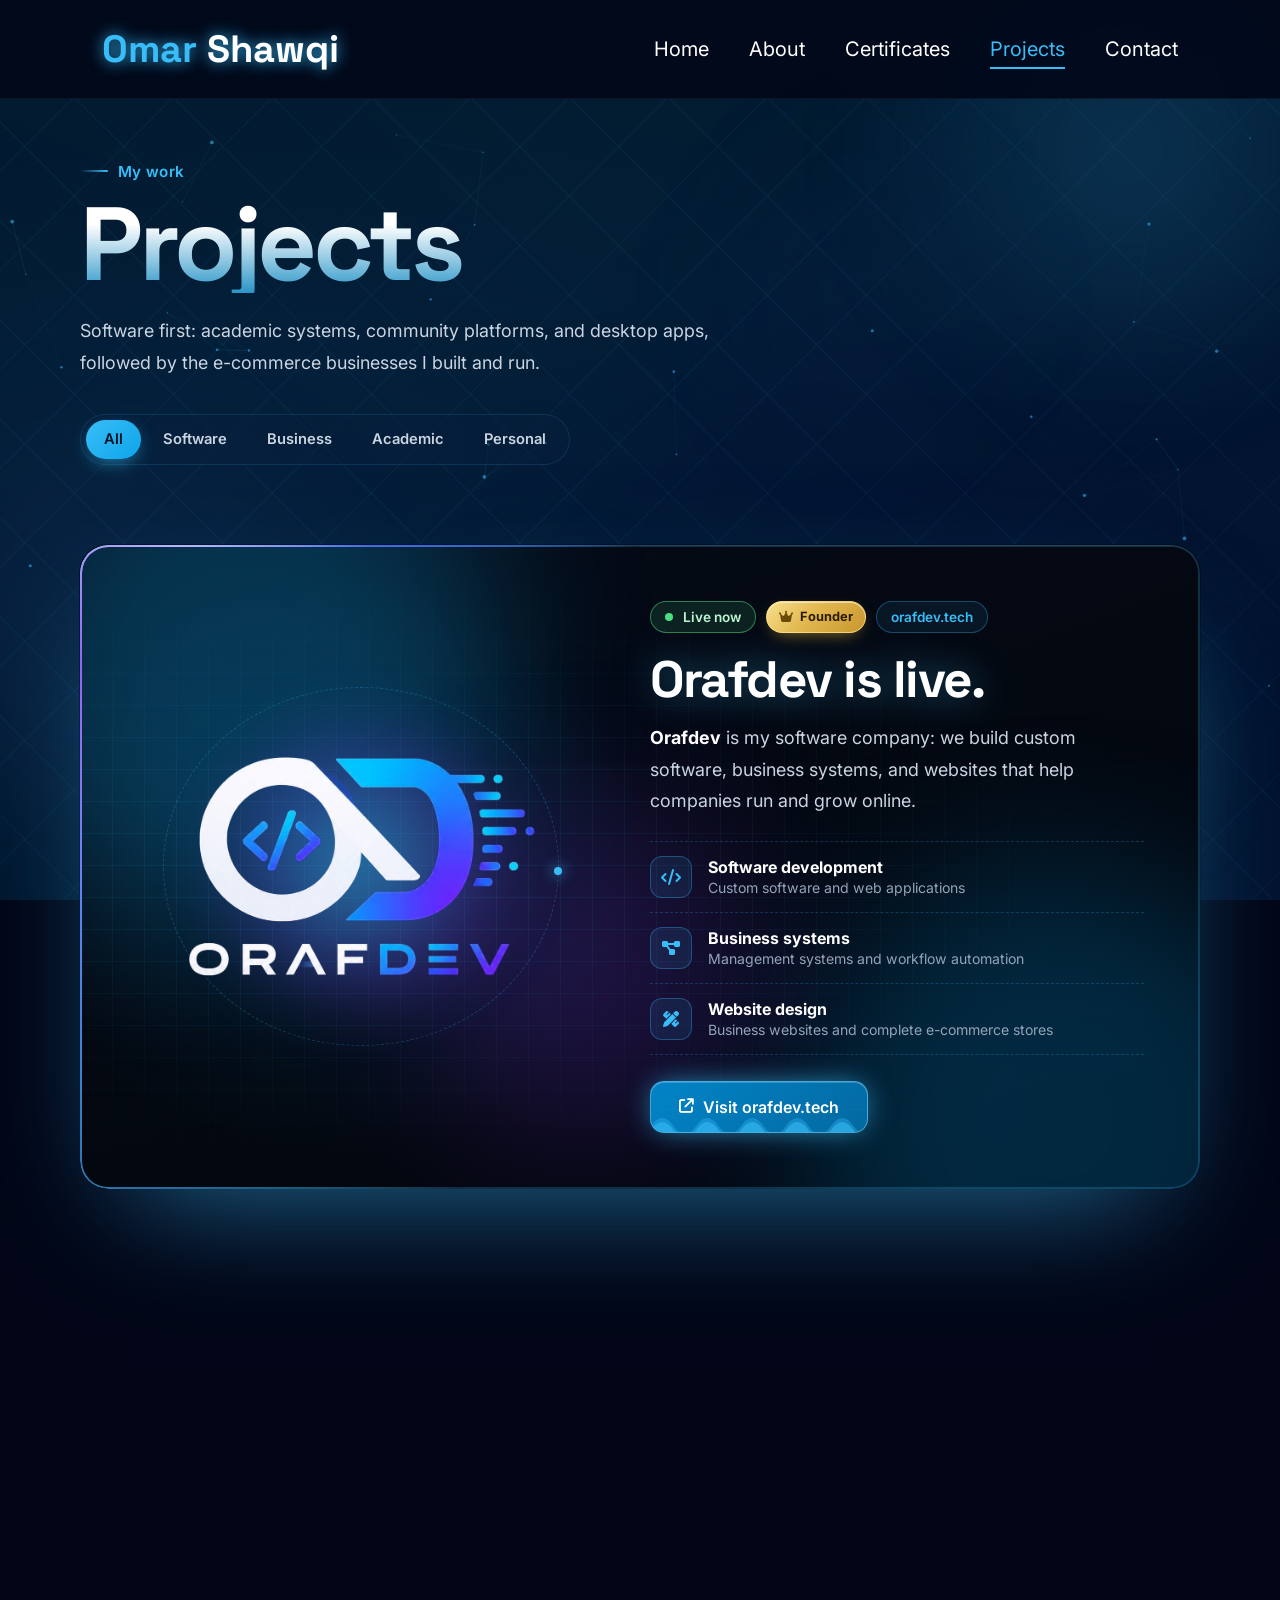
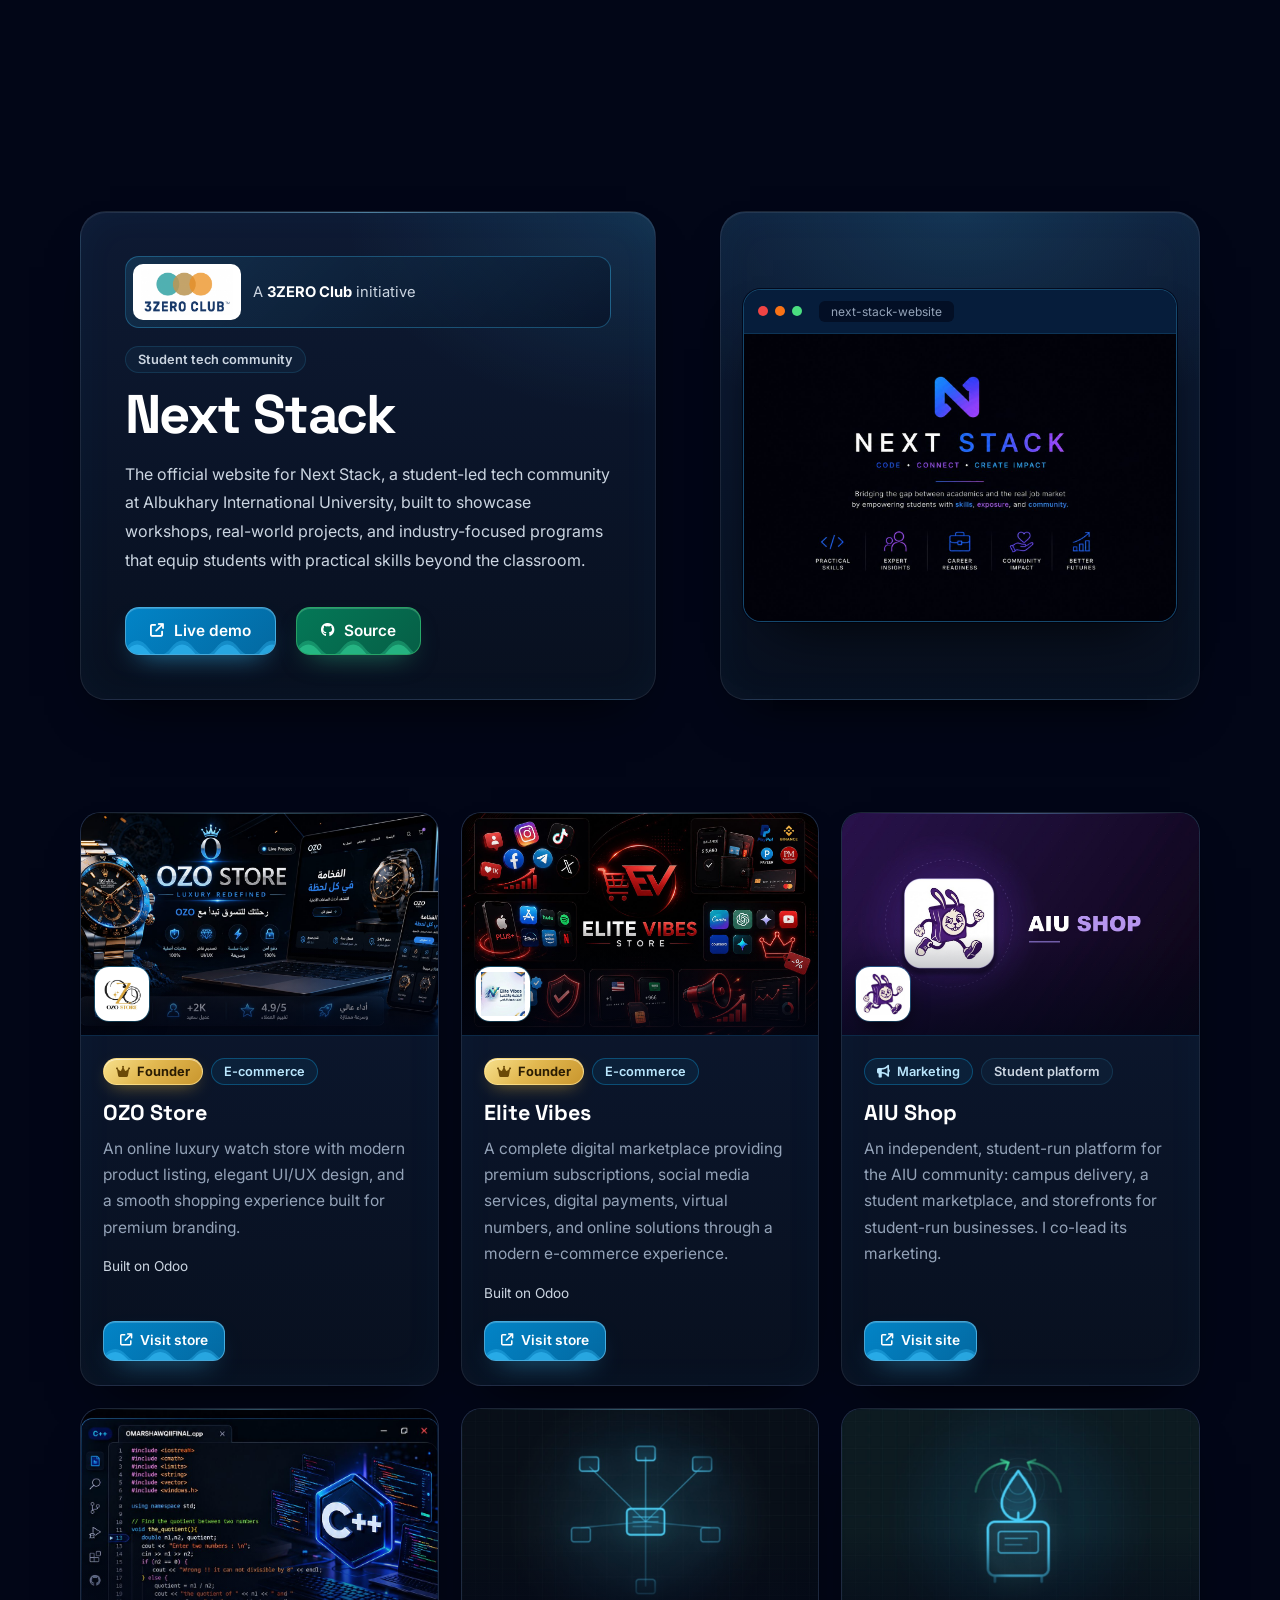
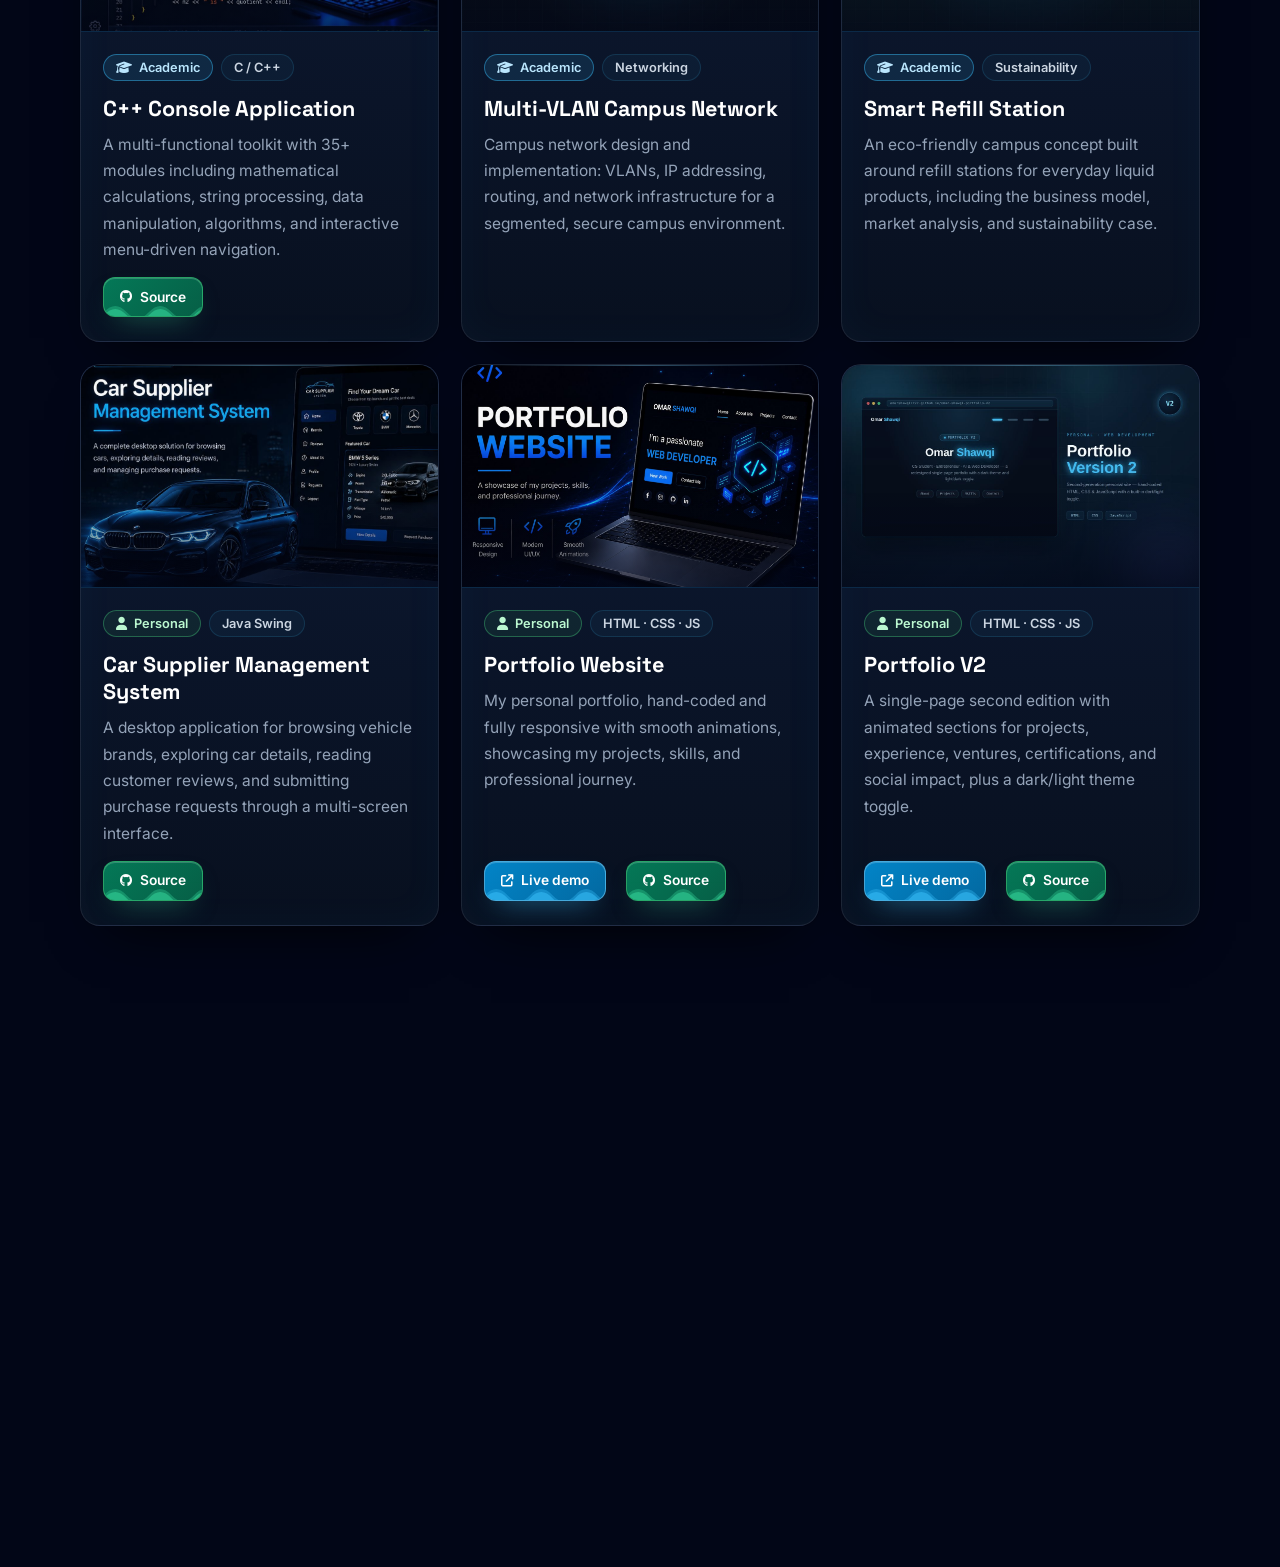
<file: projects.html>
<!DOCTYPE html>
<html lang="en">
<head>
    <meta charset="UTF-8">
    <meta name="viewport" content="width=device-width, initial-scale=1.0">
    <meta name="theme-color" content="#020617">
    <meta name="description" content="Software, web, and e-commerce projects by Omar Shawqi — Israf Guard, Next Stack, OZO Store, Elite Vibes, and more.">
    <link rel="preconnect" href="https://cdnjs.cloudflare.com" crossorigin>

    <title>Projects | Omar Shawqi</title>

    <link rel="stylesheet" href="style.css">
    <link rel="stylesheet" href="refresh.css">

    <link rel="stylesheet"
    href="https://cdnjs.cloudflare.com/ajax/libs/font-awesome/6.5.1/css/all.min.css"
    media="print" onload="this.media='all'">
    <noscript><link rel="stylesheet" href="https://cdnjs.cloudflare.com/ajax/libs/font-awesome/6.5.1/css/all.min.css"></noscript>
</head>

<body class="page-projects">

<div class="bg-animation"><div class="aurora-layer"></div></div>

<!-- NAVBAR -->
<nav>
    <div class="logo">
        <span class="logo-blue">Omar</span>
        <span class="logo-white">Shawqi</span>
    </div>

    <button class="hamburger" id="hamburger" aria-label="Menu">
        <span></span><span></span><span></span>
    </button>

    <ul id="nav-menu">
        <li><a href="index.html">Home</a></li>
        <li><a href="about.html">About</a></li>
        <li><a href="about.html#certifications">Certificates</a></li>
        <li><a href="projects.html" class="active" aria-current="page">Projects</a></li>
        <li><a href="contact.html">Contact</a></li>
    </ul>
</nav>

<main>

<!-- ================= HERO ================= -->
<header class="pj-hero">
    <p class="o-kicker" data-reveal>My work</p>
    <h1 data-reveal>Projects</h1>
    <p class="pj-hero-sub" data-reveal>
        Software first: academic systems, community platforms, and desktop apps, followed by the
        e-commerce businesses I built and run.
    </p>

    <div class="o-filters" role="tablist" aria-label="Filter projects" data-reveal>
        <span class="o-filters-pill" aria-hidden="true"></span>
        <button class="o-filter is-active" role="tab" aria-selected="true" data-filter="all">All</button>
        <button class="o-filter" role="tab" aria-selected="false" data-filter="software">Software</button>
        <button class="o-filter" role="tab" aria-selected="false" data-filter="business">Business</button>
        <button class="o-filter" role="tab" aria-selected="false" data-filter="academic">Academic</button>
        <button class="o-filter" role="tab" aria-selected="false" data-filter="personal">Personal</button>
    </div>
</header>

<section class="pj o-section" aria-label="Projects">

    <!-- ===== ORAFDEV — flagship, launched ===== -->
    <article class="ofd ofd--live" data-cats="software business" data-reveal aria-labelledby="ofd-title">
        <span class="ofd-ring" aria-hidden="true"></span>
        <span class="ofd-ring ofd-ring--outer" aria-hidden="true"></span>
        <div class="ofd-aurora" aria-hidden="true"><i></i><i></i><i></i></div>
        <div class="ofd-grid-bg" aria-hidden="true"></div>
        <div class="ofd-sparks" aria-hidden="true">
            <i style="--x:8%;--d:0s;--t:9s"></i><i style="--x:17%;--d:-3s;--t:11s"></i><i style="--x:26%;--d:-6s;--t:8s"></i>
            <i style="--x:35%;--d:-1s;--t:12s"></i><i style="--x:44%;--d:-7s;--t:10s"></i><i style="--x:53%;--d:-4s;--t:9s"></i>
            <i style="--x:62%;--d:-9s;--t:13s"></i><i style="--x:71%;--d:-2s;--t:10s"></i><i style="--x:80%;--d:-5s;--t:11s"></i>
            <i style="--x:89%;--d:-8s;--t:9s"></i><i style="--x:95%;--d:-11s;--t:12s"></i>
        </div>

        <a class="ofd-stage" href="https://orafdev.tech" target="_blank" rel="noopener" aria-label="Visit orafdev.tech">
            <div class="ofd-halo" aria-hidden="true"></div>
            <div class="ofd-orbit" aria-hidden="true"><span></span></div>
            <div class="ofd-logo-wrap">
                <img src="images/logos/orafdev-logo.png" alt="Orafdev logo" class="ofd-logo" width="890" height="593" loading="lazy">
            </div>
        </a>

        <div class="ofd-main">
            <div class="ofd-badges">
                <span class="ofd-status ofd-status--live"><span class="ofd-status-dot"></span> Live now</span>
                <span class="pj-tag pj-tag--founder"><i class="fas fa-crown"></i> Founder</span>
                <span class="ofd-soon">orafdev.tech</span>
            </div>
            <h2 id="ofd-title" class="ofd-title">Orafdev is live.</h2>
            <p class="ofd-lede">
                <strong>Orafdev</strong> is my software company: we build custom software, business systems,
                and websites that help companies run and grow online.
            </p>

            <ul class="ofd-plan">
                <li><i class="fas fa-code"></i><div><strong>Software development</strong><span>Custom software and web applications</span></div></li>
                <li><i class="fas fa-diagram-project"></i><div><strong>Business systems</strong><span>Management systems and workflow automation</span></div></li>
                <li><i class="fas fa-pen-ruler"></i><div><strong>Website design</strong><span>Business websites and complete e-commerce stores</span></div></li>
            </ul>

            <div class="ofd-cta">
                <a href="https://orafdev.tech" target="_blank" rel="noopener" class="wbtn wbtn--live"><i class="fas fa-arrow-up-right-from-square"></i> Visit orafdev.tech</a>
            </div>
        </div>
    </article>

    <!-- ===== 1. ISRAF GUARD — featured ===== -->
    <article class="pj-feature" data-cats="software academic" data-reveal>
        <a class="pj-feature-media" href="https://omarshawqi7722.github.io/isrraaff/" target="_blank" rel="noopener" aria-label="Open Israf Guard live demo" data-tilt>
            <div class="pj-window">
                <div class="pj-window-bar" aria-hidden="true"><i></i><i></i><i></i><span>isrraaff</span></div>
                <img src="images/covers/israf-guard-cover.jpg" alt="Israf Guard platform preview" loading="lazy" width="1791" height="878">
            </div>
        </a>
        <div class="pj-feature-body">
            <div class="pj-tags">
                <span class="pj-tag pj-tag--academic"><i class="fas fa-graduation-cap"></i> Academic</span>
                <span class="pj-tag">Food-waste reduction · Malaysia</span>
            </div>
            <h2>Israf Guard</h2>
            <p>
                A Malaysian food-waste reduction platform that connects students with affordable
                surplus meals while helping local restaurants reduce food waste and create value
                from unsold food.
            </p>
            <div class="pj-links">
                <a href="https://omarshawqi7722.github.io/isrraaff/" target="_blank" rel="noopener" class="wbtn wbtn--live"><i class="fas fa-arrow-up-right-from-square"></i> Live demo</a>
                <a href="https://github.com/OMARSHAWQI7722/isrraaff" target="_blank" rel="noopener" class="wbtn wbtn--src"><i class="fab fa-github"></i> Source</a>
            </div>
        </div>
    </article>

    <!-- ===== 2. NEXT STACK — featured, 3ZERO Club ===== -->
    <article class="pj-feature pj-feature--flip" data-cats="software" data-reveal>
        <a class="pj-feature-media" href="https://omarshawqi7722.github.io/next-stack-website/" target="_blank" rel="noopener" aria-label="Open Next Stack live demo" data-tilt>
            <div class="pj-window">
                <div class="pj-window-bar" aria-hidden="true"><i></i><i></i><i></i><span>next-stack-website</span></div>
                <img src="images/covers/next-stack-cover.jpg" alt="Next Stack website preview" loading="lazy" width="1536" height="1024">
            </div>
        </a>
        <div class="pj-feature-body">
            <div class="pj-club">
                <img src="images/logos/3zero-club-logo.png" alt="3ZERO Club logo" class="pj-club-logo" width="618" height="308">
                <span class="pj-club-text">A <strong>3ZERO Club</strong> initiative</span>
            </div>
            <div class="pj-tags">
                <span class="pj-tag">Student tech community</span>
            </div>
            <h2>Next Stack</h2>
            <p>
                The official website for Next Stack, a student-led tech community at Albukhary
                International University, built to showcase workshops, real-world projects, and
                industry-focused programs that equip students with practical skills beyond the classroom.
            </p>
            <div class="pj-links">
                <a href="https://omarshawqi7722.github.io/next-stack-website/" target="_blank" rel="noopener" class="wbtn wbtn--live"><i class="fas fa-arrow-up-right-from-square"></i> Live demo</a>
                <a href="https://github.com/OMARSHAWQI7722/next-stack-website" target="_blank" rel="noopener" class="wbtn wbtn--src"><i class="fab fa-github"></i> Source</a>
            </div>
        </div>
    </article>

    <!-- ===== GRID ===== -->
    <div class="pj-grid" data-reveal-group>

        <!-- 3. OZO STORE -->
        <article class="pj-card o-spot" data-cats="business">
            <a class="pj-card-media" href="https://ozostore.odoo.com" target="_blank" rel="noopener" aria-label="Visit OZO Store">
                <img src="images/covers/ozo-store-cover.jpg" alt="OZO Store preview" loading="lazy" width="1672" height="941">
                <span class="pj-card-logo"><img src="images/logos/ozo-store-logo.jpg" alt="" loading="lazy"></span>
            </a>
            <div class="pj-card-body">
                <div class="pj-tags"><span class="pj-tag pj-tag--founder"><i class="fas fa-crown"></i> Founder</span><span class="pj-tag pj-tag--biz">E-commerce</span></div>
                <h3>OZO Store</h3>
                <p>An online luxury watch store with modern product listing, elegant UI/UX design, and a smooth shopping experience built for premium branding.</p>
                <p class="pj-stack">Built on Odoo</p>
                <div class="pj-links">
                    <a href="https://ozostore.odoo.com" target="_blank" rel="noopener" class="wbtn wbtn--live wbtn--sm"><i class="fas fa-arrow-up-right-from-square"></i> Visit store</a>
                </div>
            </div>
        </article>

        <!-- 4. ELITE VIBES -->
        <article class="pj-card o-spot" data-cats="business">
            <a class="pj-card-media" href="https://anedstore.odoo.com" target="_blank" rel="noopener" aria-label="Visit Elite Vibes store">
                <img src="images/covers/elite-vibes-cover.jpg" alt="Elite Vibes store preview" loading="lazy" width="1536" height="1024">
                <span class="pj-card-logo"><img src="images/logos/elite-vibes-logo.jpg" alt="" loading="lazy"></span>
            </a>
            <div class="pj-card-body">
                <div class="pj-tags"><span class="pj-tag pj-tag--founder"><i class="fas fa-crown"></i> Founder</span><span class="pj-tag pj-tag--biz">E-commerce</span></div>
                <h3>Elite Vibes</h3>
                <p>A complete digital marketplace providing premium subscriptions, social media services, digital payments, virtual numbers, and online solutions through a modern e-commerce experience.</p>
                <p class="pj-stack">Built on Odoo</p>
                <div class="pj-links">
                    <a href="https://anedstore.odoo.com" target="_blank" rel="noopener" class="wbtn wbtn--live wbtn--sm"><i class="fas fa-arrow-up-right-from-square"></i> Visit store</a>
                </div>
            </div>
        </article>

        <!-- 4b. AIU SHOP — marketing role -->
        <article class="pj-card o-spot" data-cats="business">
            <a class="pj-card-media" href="https://www.aiushop.net" target="_blank" rel="noopener" aria-label="Visit AIU Shop">
                <img src="images/covers/aiu-shop-cover.jpg?v=2" alt="AIU Shop" loading="lazy" width="1400" height="875">
                <span class="pj-card-logo"><img src="images/logos/aiu-shop-logo.png?v=2" alt="" loading="lazy"></span>
            </a>
            <div class="pj-card-body">
                <div class="pj-tags"><span class="pj-tag pj-tag--biz"><i class="fas fa-bullhorn"></i> Marketing</span><span class="pj-tag">Student platform</span></div>
                <h3>AIU Shop</h3>
                <p>An independent, student-run platform for the AIU community: campus delivery, a student marketplace, and storefronts for student-run businesses. I co-lead its marketing.</p>
                <div class="pj-links">
                    <a href="https://www.aiushop.net" target="_blank" rel="noopener" class="wbtn wbtn--live wbtn--sm"><i class="fas fa-arrow-up-right-from-square"></i> Visit site</a>
                </div>
            </div>
        </article>

        <!-- 5. C++ CONSOLE APPLICATION -->
        <article class="pj-card o-spot" data-cats="software academic">
            <a class="pj-card-media" href="https://github.com/OMARSHAWQI7722/Final-project" target="_blank" rel="noopener" aria-label="View C++ Console Application source">
                <img src="images/covers/odoo-cover.jpg" alt="C++ Console Application preview" loading="lazy" width="1049" height="617">
            </a>
            <div class="pj-card-body">
                <div class="pj-tags"><span class="pj-tag pj-tag--academic"><i class="fas fa-graduation-cap"></i> Academic</span><span class="pj-tag">C / C++</span></div>
                <h3>C++ Console Application</h3>
                <p>A multi-functional toolkit with 35+ modules including mathematical calculations, string processing, data manipulation, algorithms, and interactive menu-driven navigation.</p>
                <div class="pj-links">
                    <a href="https://github.com/OMARSHAWQI7722/Final-project" target="_blank" rel="noopener" class="wbtn wbtn--src wbtn--sm"><i class="fab fa-github"></i> Source</a>
                </div>
            </div>
        </article>

        <!-- 6a. MULTI-VLAN -->
        <article class="pj-card o-spot" data-cats="software academic">
            <div class="pj-card-media">
                <img src="images/covers/vlan-network-cover.jpg" alt="Multi-VLAN campus network diagram" loading="lazy" width="960" height="600">
            </div>
            <div class="pj-card-body">
                <div class="pj-tags"><span class="pj-tag pj-tag--academic"><i class="fas fa-graduation-cap"></i> Academic</span><span class="pj-tag">Networking</span></div>
                <h3>Multi-VLAN Campus Network</h3>
                <p>Campus network design and implementation: VLANs, IP addressing, routing, and network infrastructure for a segmented, secure campus environment.</p>
            </div>
        </article>

        <!-- 6b. SMART REFILL STATION -->
        <article class="pj-card o-spot" data-cats="business academic">
            <div class="pj-card-media">
                <img src="images/covers/smart-refill-cover.jpg" alt="Smart Refill Station concept" loading="lazy" width="960" height="600">
            </div>
            <div class="pj-card-body">
                <div class="pj-tags"><span class="pj-tag pj-tag--academic"><i class="fas fa-graduation-cap"></i> Academic</span><span class="pj-tag">Sustainability</span></div>
                <h3>Smart Refill Station</h3>
                <p>An eco-friendly campus concept built around refill stations for everyday liquid products, including the business model, market analysis, and sustainability case.</p>
            </div>
        </article>

        <!-- 7. CAR SUPPLIER -->
        <article class="pj-card o-spot" data-cats="software personal">
            <a class="pj-card-media" href="https://github.com/OMARSHAWQI7722/car-supplier-management-system" target="_blank" rel="noopener" aria-label="View Car Supplier Management System source">
                <img src="images/covers/car-store-cover.jpg" alt="Car Supplier Management System preview" loading="lazy" width="1103" height="801">
            </a>
            <div class="pj-card-body">
                <div class="pj-tags"><span class="pj-tag pj-tag--personal"><i class="fas fa-user"></i> Personal</span><span class="pj-tag">Java Swing</span></div>
                <h3>Car Supplier Management System</h3>
                <p>A desktop application for browsing vehicle brands, exploring car details, reading customer reviews, and submitting purchase requests through a multi-screen interface.</p>
                <div class="pj-links">
                    <a href="https://github.com/OMARSHAWQI7722/car-supplier-management-system" target="_blank" rel="noopener" class="wbtn wbtn--src wbtn--sm"><i class="fab fa-github"></i> Source</a>
                </div>
            </div>
        </article>

        <!-- 8a. PORTFOLIO -->
        <article class="pj-card o-spot" data-cats="software personal">
            <a class="pj-card-media" href="https://omarshawqi7722.github.io/omar-portfolio/" target="_blank" rel="noopener" aria-label="Open Portfolio Website">
                <img src="images/covers/portfolio-cover.jpg" alt="Portfolio website preview" loading="lazy" width="1402" height="935">
            </a>
            <div class="pj-card-body">
                <div class="pj-tags"><span class="pj-tag pj-tag--personal"><i class="fas fa-user"></i> Personal</span><span class="pj-tag">HTML · CSS · JS</span></div>
                <h3>Portfolio Website</h3>
                <p>My personal portfolio, hand-coded and fully responsive with smooth animations, showcasing my projects, skills, and professional journey.</p>
                <div class="pj-links">
                    <a href="https://omarshawqi7722.github.io/omar-portfolio/" target="_blank" rel="noopener" class="wbtn wbtn--live wbtn--sm"><i class="fas fa-arrow-up-right-from-square"></i> Live demo</a>
                    <a href="https://github.com/OMARSHAWQI7722/omar-portfolio" target="_blank" rel="noopener" class="wbtn wbtn--src wbtn--sm"><i class="fab fa-github"></i> Source</a>
                </div>
            </div>
        </article>

        <!-- 8b. PORTFOLIO V2 -->
        <article class="pj-card o-spot" data-cats="software personal">
            <a class="pj-card-media" href="https://omarshawqi7722.github.io/omar-shawqi-portfolio-v2/" target="_blank" rel="noopener" aria-label="Open Portfolio V2">
                <img src="images/covers/portfolio-v2-cover.jpg" alt="Portfolio V2 preview" loading="lazy" width="1200" height="750">
            </a>
            <div class="pj-card-body">
                <div class="pj-tags"><span class="pj-tag pj-tag--personal"><i class="fas fa-user"></i> Personal</span><span class="pj-tag">HTML · CSS · JS</span></div>
                <h3>Portfolio V2</h3>
                <p>A single-page second edition with animated sections for projects, experience, ventures, certifications, and social impact, plus a dark/light theme toggle.</p>
                <div class="pj-links">
                    <a href="https://omarshawqi7722.github.io/omar-shawqi-portfolio-v2/" target="_blank" rel="noopener" class="wbtn wbtn--live wbtn--sm"><i class="fas fa-arrow-up-right-from-square"></i> Live demo</a>
                    <a href="https://github.com/OMARSHAWQI7722/omar-shawqi-portfolio-v2" target="_blank" rel="noopener" class="wbtn wbtn--src wbtn--sm"><i class="fab fa-github"></i> Source</a>
                </div>
            </div>
        </article>

    </div>

    <p class="pj-empty" id="pj-empty" hidden>No projects in this category yet.</p>


    <!-- ===== PIPELINE ===== -->
    <div class="pj-pipe" data-reveal>
        <h2 class="pj-pipe-title">Next in the pipeline</h2>
        <ul class="pj-pipe-list">
            <li>
                <i class="fas fa-chart-line" aria-hidden="true"></i>
                <div><strong>Smart E-Commerce Dashboard</strong><span>Real-time sales tracking, revenue charts, customer insights, and product performance for store owners.</span></div>
                <time>Q3 2026</time>
            </li>
            <li>
                <i class="fas fa-file-lines" aria-hidden="true"></i>
                <div><strong>AI Resume Builder</strong><span>Tailors CVs to job descriptions with ATS scoring, live suggestions, and PDF export.</span></div>
                <time>Q4 2026</time>
            </li>
            <li>
                <i class="fas fa-calendar-days" aria-hidden="true"></i>
                <div><strong>Social Media Scheduler</strong><span>Schedule posts across Instagram, Facebook, and LinkedIn with analytics and a content calendar.</span></div>
                <time>2027</time>
            </li>
        </ul>
    </div>

    <div class="pj-more" data-reveal>
        <a href="https://github.com/omarshawqi7722" target="_blank" rel="noopener" class="o-btn o-btn--ghost"><i class="fab fa-github"></i> All repositories on GitHub</a>
    </div>

</section>

</main>

<script src="script.js"></script>
<script src="motion.js"></script>
<script src="tracking.js"></script>
</body>
</html>
</file>
<file: style.css>
/* ================================================================
   Omar Shawqi — Portfolio
   style.css  |  One unified stylesheet for all pages
   Fonts: Space Grotesk (display) + Inter (body)
   ================================================================ */
@import url('https://fonts.googleapis.com/css2?family=Space+Grotesk:wght@500;600;700&family=Inter:wght@400;500;600;700;800&display=swap');

:root {
    /* layout */
    --nav-h: 92px;

    /* palette */
    --bg:        #020617;
    --bg-soft:   #040e24;
    --panel:     #071631;
    --panel-2:   #0a1d3d;
    --border:    rgba(255, 255, 255, 0.08);

    --primary:   #38bdf8;   /* core brand blue     */
    --primary-2: #0ea5e9;
    --accent:    #0ea5e9;   /* sky — secondary accent */
    --accent-2:  #0284c7;
    --violet:    #0d6fc7;   /* deep blue — CV / download actions */
    --violet-2:  #0077cc;
    --success:   #4ade80;   /* available badge      */

    --text:      #e8f4ff;
    --text-dim:  #cbd5e1;
    --text-mute: #94a3b8;
}

/* ── Reset ── */
*, *::before, *::after {
    margin: 0;
    padding: 0;
    box-sizing: border-box;
    scroll-behavior: smooth;
}

body {
    font-family: 'Inter', Arial, sans-serif;
}

h1, h2, h3, h4, .logo, .nav-logo,
.hero-content h1, .about-container h1, .about-container h2 {
    font-family: 'Space Grotesk', 'Inter', Arial, sans-serif;
}

@media (prefers-reduced-motion: reduce) {
    *, *::before, *::after { animation-duration: 0.001ms !important; animation-iteration-count: 1 !important; transition-duration: 0.001ms !important; }
}

/* ================================================================
   BODY & PAGE LOAD
   ================================================================ */
body {
    background: var(--bg);
    color: var(--text);
    overflow-x: hidden;
    /* Removed heavy pageLoad transform — use opacity-only for performance */
    animation: pageLoad 0.4s ease;
}

@keyframes pageLoad {
    from { opacity: 0; }
    to   { opacity: 1; }
}

/* Faster fade-out, no scale (scale triggers layout recalc on mobile) */
.fade-out {
    opacity: 0;
    transition: opacity 0.25s ease;
}

/* ================================================================
   BACKGROUND ANIMATION
   ================================================================ */
.bg-animation {
    position: fixed;
    width: 100%;
    height: 100vh;
    z-index: -1;
    overflow: hidden;
    background: radial-gradient(ellipse at 20% 50%, #040e24 0%, var(--bg) 60%);
    /* GPU compositing layer */
    transform: translateZ(0);
    will-change: transform;
    contain: strict;
}

/* Slowly rotating, colour-shifting aurora ring — the "alive" layer */
.bg-animation .aurora-layer {
    position: absolute;
    inset: -25%;
    background: conic-gradient(from 0deg at 50% 45%,
        rgba(56, 189, 248, 0.20),
        rgba(13, 111, 199, 0.16),
        rgba(14, 165, 233, 0.16),
        rgba(56, 189, 248, 0.20)
    );
    filter: blur(90px) saturate(150%);
    mix-blend-mode: screen;
    opacity: 0.6;
    animation: auroraSpin 46s linear infinite, auroraBreathe 12s ease-in-out infinite alternate;
    will-change: transform;
}

@keyframes auroraSpin {
    from { transform: rotate(0deg); }
    to   { transform: rotate(360deg); }
}

@keyframes auroraBreathe {
    0%   { opacity: 0.45; filter: blur(90px) saturate(140%); }
    100% { opacity: 0.7;  filter: blur(110px) saturate(170%); }
}

/* Fine moving grid */
.bg-animation::before {
    content: "";
    position: absolute;
    width: 200%;
    height: 200%;
    background-image:
        linear-gradient(rgba(56, 189, 248, 0.06) 1px, transparent 1px),
        linear-gradient(90deg, rgba(56, 189, 248, 0.06) 1px, transparent 1px);
    background-size: 70px 70px;
    transform: rotate(45deg);
    top: -50%;
    left: -50%;
    animation: gridMove 40s linear infinite;
    will-change: transform;
}

/* Primary top-right orb — reduced blur for mobile */
.bg-animation::after {
    content: "";
    position: absolute;
    width: 600px;
    height: 600px;
    background: radial-gradient(circle, rgba(56, 189, 248, 0.18) 0%, transparent 65%);
    filter: blur(50px);
    top: -150px;
    right: -150px;
    animation: orbFloat1 18s ease-in-out infinite alternate;
    will-change: transform;
}

@media (max-width: 768px) {
    .bg-animation .aurora-layer { opacity: 0.4; filter: blur(60px) saturate(130%); }
}

@keyframes gridMove {
    0%   { transform: rotate(45deg) translate(0, 0); }
    100% { transform: rotate(45deg) translate(100px, 100px); }
}

@keyframes orbFloat1 {
    0%   { transform: translate3d(0, 0, 0) scale(1); }
    100% { transform: translate3d(-30px, 50px, 0) scale(1.05); }
}

@keyframes orbFloat2 {
    0%   { transform: translate3d(0, 0, 0) scale(1); }
    100% { transform: translate3d(-40px, 40px, 0) scale(0.9); }
}

@keyframes orbFloat3 {
    0%   { transform: translate3d(0, 0, 0) scale(0.9); }
    100% { transform: translate3d(50px, -30px, 0) scale(1.0); }
}

/* ================================================================
   NAVBAR  (Home / About / Contact  use  <nav>)
   ================================================================ */
nav {
    width: 100%;
    padding: 25px 8%;
    display: flex;
    justify-content: space-between;
    align-items: center;
    position: fixed;
    top: 0;
    left: 0;
    z-index: 1000;
    background: rgba(2, 6, 23, 0.85);
    backdrop-filter: blur(8px);
    -webkit-backdrop-filter: blur(8px);
    border-bottom: 1px solid rgba(255, 255, 255, 0.05);
    transform: translateZ(0);
}

.logo {
    font-size: 38px;
    font-weight: bold;
    color: #38bdf8;
    text-shadow: 0 0 15px #38bdf8;
}

nav ul {
    display: flex;
    list-style: none;
    gap: 40px;
}

nav ul li a {
    color: white;
    text-decoration: none;
    font-size: 20px;
    position: relative;
    transition: 0.3s;
}

nav ul li a::after {
    content: "";
    position: absolute;
    width: 0;
    height: 2px;
    background: #38bdf8;
    left: 0;
    bottom: -8px;
    transition: 0.4s;
}

nav ul li a:hover { color: #38bdf8; }
nav ul li a:hover::after { width: 100%; }

/* ================================================================
   NAVBAR  (Projects page uses  .navbar / .nav-links)
   ================================================================ */
.navbar {
    position: sticky;
    top: 0;
    z-index: 1000;
    display: flex;
    align-items: center;
    justify-content: space-between;
    padding: 25px 8%;
    background: rgba(2, 6, 23, 0.85);
    backdrop-filter: blur(8px);
    -webkit-backdrop-filter: blur(8px);
    border-bottom: 1px solid rgba(255, 255, 255, 0.05);
    transform: translateZ(0);
}

.nav-logo {
    font-size: 38px;
    font-weight: bold;
    color: #38bdf8;
    text-shadow: 0 0 15px #38bdf8;
    line-height: 1;
    /* single-line logo to match the other nav */
    display: block;
}

/* hide stacked spans — projects nav shows "Omar Shawqi" flat */
.logo-first::after { content: " "; }
.logo-last  { color: white; }

.nav-links {
    list-style: none;
    display: flex;
    gap: 40px;
}

.nav-links a {
    color: white;
    text-decoration: none;
    font-size: 20px;
    position: relative;
    transition: 0.3s;
}

.nav-links a::after {
    content: "";
    position: absolute;
    width: 0;
    height: 2px;
    background: #38bdf8;
    left: 0;
    bottom: -8px;
    transition: 0.4s;
}

.nav-links a.active,
.nav-links a:hover { color: #38bdf8; }

.nav-links a.active::after,
.nav-links a:hover::after { width: 100%; }

/* ================================================================
   SHARED ANIMATIONS
   ================================================================ */
@keyframes fadeUp {
    from { opacity: 0; transform: translate3d(0, 30px, 0); }
    to   { opacity: 1; transform: translate3d(0, 0, 0); }
}

@keyframes glowText {
    from { text-shadow: 0 0 10px #38bdf8, 0 0 20px #38bdf8; }
    to   { text-shadow: 0 0 20px #38bdf8, 0 0 40px #38bdf8, 0 0 80px #38bdf8; }
}

/* ================================================================
   BUTTONS
   ================================================================ */
.main-btn {
    display: inline-block;
    padding: 18px 50px;
    border-radius: 50px;
    background: #38bdf8;
    color: black;
    text-decoration: none;
    font-size: 20px;
    font-weight: bold;
    transition: 0.4s;
    box-shadow: 0 0 20px rgba(56, 189, 248, 0.4);
}

.main-btn:hover {
    transform: scale(1.08);
    box-shadow: 0 0 20px #38bdf8, 0 0 50px #38bdf8;
}

.secondary-btn {
    background: transparent;
    color: #38bdf8;
    border: 2px solid #38bdf8;
}

.secondary-btn:hover {
    background: rgba(56, 189, 248, 0.1);
    color: #38bdf8;
}

.second-btn { background: white; }

/* ================================================================
   HOME HERO
   ================================================================ */
.hero {
    width: 100%;
    min-height: 100vh;
    display: flex;
    justify-content: center;
    align-items: center;
    text-align: center;
    /* Guarantees content — including the Available badge — always clears the
       fixed navbar, no matter the viewport height (flex centers *inside*
       the padding box, so this offset is a hard floor, not a suggestion). */
    padding: calc(var(--nav-h) + 44px) 20px 60px;
}

.hero-content { animation: fadeUp 0.6s ease both; }

.hero-content h1 {
    font-size: 120px;
    color: #38bdf8;
    margin-bottom: 20px;
    text-shadow: 0 0 15px #38bdf8, 0 0 30px #38bdf8, 0 0 60px #38bdf8;
    animation: glowText 3s infinite alternate;
}

.hero-content p {
    font-size: 30px;
    color: #cbd5e1;
    margin-bottom: 50px;
    letter-spacing: 1px;
}

/* Social Icons */
.social-icons {
    display: flex;
    justify-content: center;
    gap: 25px;
    margin-bottom: 50px;
}

.social-icons a {
    width: 80px;
    height: 80px;
    border-radius: 50%;
    background: rgba(255, 255, 255, 0.07);
    border: 1px solid rgba(255, 255, 255, 0.1);
    display: flex;
    justify-content: center;
    align-items: center;
    color: white;
    text-decoration: none;
    font-size: 30px;
    transition: background 0.3s, color 0.3s, transform 0.3s, box-shadow 0.3s;
    position: relative;
    overflow: hidden;
    /* No backdrop-filter — too heavy on mobile */
}

.social-icons a::before {
    content: "";
    position: absolute;
    width: 100%;
    height: 100%;
    background: linear-gradient(45deg, transparent, #38bdf8, transparent);
    left: -100%;
    transition: 0.5s;
}

.social-icons a:hover::before { left: 100%; }

.social-icons a:hover {
    transform: translateY(-12px) scale(1.1);
    background: #38bdf8;
    color: black;
    box-shadow: 0 0 20px #38bdf8, 0 0 40px #38bdf8;
}

/* ================================================================
   MY SKILLS CARDS  (index.html — #skills)
   ================================================================ */
#skills {
    padding: 80px 60px 60px;
    max-width: 1200px;
    margin: 0 auto;
}

.section-label {
    display: flex;
    align-items: center;
    justify-content: center;
    gap: 14px;
    margin-bottom: 14px;
}

.section-label span {
    font-size: 0.78rem;
    font-weight: 700;
    letter-spacing: 4px;
    color: #38bdf8;
    text-transform: uppercase;
}

.section-label::before,
.section-label::after {
    content: '';
    flex: 0 0 60px;
    height: 1px;
}

.section-label::before { background: linear-gradient(90deg, transparent, #38bdf8); }
.section-label::after  { background: linear-gradient(90deg, #38bdf8, transparent); }

.section-title {
    text-align: center;
    font-size: clamp(2.4rem, 5vw, 3.8rem);
    font-weight: 900;
    line-height: 1.1;
    margin-bottom: 16px;
    background: linear-gradient(135deg, #ffffff 30%, #38bdf8 100%);
    -webkit-background-clip: text;
    -webkit-text-fill-color: transparent;
    background-clip: text;
}

.section-sub {
    text-align: center;
    color: #7aabdb;
    font-size: 1rem;
    font-weight: 300;
    line-height: 1.6;
    margin-bottom: 60px;
}

.skills-grid {
    display: grid;
    grid-template-columns: repeat(3, 1fr);
    gap: 22px;
}

.skill-card {
    background: #071428;
    border: 1px solid #0d3a6e;
    border-radius: 14px;
    padding: 32px 24px 28px;
    transition: border-color 0.3s, box-shadow 0.3s, transform 0.3s;
    position: relative;
    overflow: hidden;
}

.skill-card::before {
    content: '';
    position: absolute;
    inset: 0;
    background: radial-gradient(ellipse at 50% 0%, rgba(26, 143, 255, 0.07) 0%, transparent 65%);
    pointer-events: none;
}

.skill-card:hover {
    border-color: #1a6fba;
    box-shadow: 0 0 20px rgba(26, 143, 255, 0.15);
    transform: translateY(-4px);
}

.card-icon {
    display: flex;
    justify-content: center;
    margin-bottom: 14px;
}

.card-icon svg {
    width: 48px;
    height: 48px;
    stroke: #38bdf8;
    fill: none;
    stroke-width: 1.5;
    stroke-linecap: round;
    stroke-linejoin: round;
    filter: drop-shadow(0 0 8px rgba(56, 189, 248, 0.45));
}

.card-title {
    text-align: center;
    font-size: 1.15rem;
    font-weight: 700;
    color: #40b0ff;
    margin-bottom: 20px;
    letter-spacing: 0.5px;
}

.tags {
    display: flex;
    flex-wrap: wrap;
    gap: 8px;
    justify-content: center;
}

.tag {
    background: #071e3d;
    border: 1px solid #0d3a6e;
    color: #e8f4ff;
    font-size: 0.8rem;
    font-weight: 500;
    padding: 5px 14px;
    border-radius: 6px;
    transition: border-color 0.2s, color 0.2s;
}

.tag:hover { border-color: #0284c7; color: #40b0ff; }

.store-item {
    display: flex;
    align-items: center;
    gap: 12px;
    background: #071e3d;
    border: 1px solid #0d3a6e;
    border-radius: 8px;
    padding: 10px 14px;
    margin-bottom: 10px;
    transition: border-color 0.2s;
}

.store-item:hover { border-color: #0284c7; }

.store-item svg {
    width: 22px;
    height: 22px;
    stroke: #38bdf8;
    fill: none;
    stroke-width: 1.6;
    flex-shrink: 0;
}

.store-item-text { font-size: 0.82rem; line-height: 1.35; }
.store-item-text strong { display: block; font-size: 0.9rem; color: #e8f4ff; }
.store-item-text span  { color: #7aabdb; font-size: 0.78rem; }

.company-badge {
    display: flex;
    align-items: center;
    gap: 12px;
    background: #071e3d;
    border: 1px solid #0d3a6e;
    border-radius: 8px;
    padding: 14px;
    margin-top: 12px;
    font-size: 0.85rem;
    color: #7aabdb;
    line-height: 1.4;
}

.company-badge svg {
    width: 28px;
    height: 28px;
    stroke: #38bdf8;
    fill: none;
    stroke-width: 1.5;
    flex-shrink: 0;
}

.company-badge a { color: #40b0ff; text-decoration: none; font-weight: 600; }
.company-badge a:hover { text-decoration: underline; }

.odoo-block { display: flex; flex-direction: column; gap: 14px; }

.odoo-desc {
    font-size: 0.88rem;
    color: #7aabdb;
    text-align: center;
    line-height: 1.6;
}

.odoo-desc a { color: #40b0ff; text-decoration: none; font-weight: 600; }

.odoo-logo { display: flex; justify-content: center; margin: 6px 0; }

.odoo-logo-text {
    font-size: 1.6rem;
    font-weight: 900;
    color: #875a7b;
    letter-spacing: -1px;
}

/* ================================================================
   PROGRAMMING SKILL BARS  (index.html — .skills-section)
   ================================================================ */
.skills-section {
    margin-top: 90px;
    width: 100%;
    max-width: 900px;
    margin-left: auto;
    margin-right: auto;
    padding: 0 20px 120px;
}

.skills-section h2 {
    text-align: center;
    font-size: 45px;
    margin-bottom: 55px;
    color: #38bdf8;
    text-shadow:
        0 0 15px #38bdf8,
        0 0 30px rgba(56, 189, 248, 0.4);
}

.skill { margin-bottom: 35px; }

.skill-info {
    display: flex;
    justify-content: space-between;
    margin-bottom: 14px;
    font-size: 22px;
    color: white;
}

.skill-bar {
    width: 100%;
    height: 18px;
    background: rgba(255, 255, 255, 0.08);
    border-radius: 50px;
    overflow: hidden;
    border: 1px solid rgba(255, 255, 255, 0.05);
    /* Removed backdrop-filter - not visible here anyway */
}

.skill-fill {
    height: 100%;
    border-radius: 50px;
    position: relative;
    overflow: hidden;
    animation: fillAnimation 2.5s ease;
}

/* Shine sweep */
.skill-fill::before {
    content: "";
    position: absolute;
    top: 0;
    left: -120px;
    width: 120px;
    height: 100%;
    background: rgba(255, 255, 255, 0.5);
    filter: blur(10px);
    transform: skewX(-25deg);
    animation: shine 3s infinite linear;
}

@keyframes fillAnimation { from { width: 0; } }

@keyframes shine {
    0%   { left: -120px; }
    100% { left: 120%; }
}

/* Individual bar colors — different per language */
.c      { width: 80%; background: linear-gradient(90deg, #06b6d4, #38bdf8); box-shadow: 0 0 14px rgba(56, 189, 248,0.55); }
.cpp    { width: 85%; background: linear-gradient(90deg, #2563eb, #60a5fa); box-shadow: 0 0 14px rgba(96,165,250,0.55); }
.html   { width: 90%; background: linear-gradient(90deg, #f97316, #fb923c); box-shadow: 0 0 14px rgba(249,115,22,0.55); }
.css    { width: 70%; background: linear-gradient(90deg, #3b82f6, #818cf8); box-shadow: 0 0 14px rgba(129,140,248,0.55); }
.js     { width: 60%; background: linear-gradient(90deg, #0284c7, #0ea5e9); box-shadow: 0 0 14px rgba(14, 165, 233,0.5); }
.java   { width: 80%; background: linear-gradient(90deg, #ef4444, #f87171); box-shadow: 0 0 14px rgba(239,68,68,0.55); }
.python { width: 59%; background: linear-gradient(90deg, #16a34a, #4ade80); box-shadow: 0 0 14px rgba(74,222,128,0.5); }

.skill:hover .skill-fill       { filter: brightness(1.2); transform: scaleY(1.15); transition: 0.4s; }
.skill:hover .skill-info span  { color: #38bdf8; transition: 0.4s; }

/* ================================================================
   ABOUT PAGE
   ================================================================ */
.about-page {
    width: 100%;
    min-height: 100vh;
    padding: calc(var(--nav-h) + 60px) 8% 100px;
}

.about-container { max-width: 1200px; margin: auto; }

/* Intro: photo beside the bio */
.about-intro {
    display: grid;
    grid-template-columns: minmax(180px, 260px) 1fr;
    gap: clamp(32px, 5vw, 64px);
    align-items: center;
}

.about-photo-wrap {
    position: relative;
    width: 100%;
    max-width: 260px;
    aspect-ratio: 1 / 1;
    margin: 0 auto;
}

.about-photo-ring {
    position: absolute;
    inset: -10px;
    border-radius: 32px;
    background: linear-gradient(145deg, #38bdf8, #0d6fc7 45%, #0ea5e9);
    opacity: 0.55;
    filter: blur(2px);
    animation: auroraBreathe 8s ease-in-out infinite alternate;
}

.about-photo {
    position: relative;
    width: 100%;
    height: 100%;
    object-fit: cover;
    border-radius: 28px;
    border: 1px solid rgba(255, 255, 255, 0.12);
    display: block;
    box-shadow: 0 20px 60px rgba(0, 0, 0, 0.5);
}

.about-intro-text { text-align: left; }
.about-intro-text .hero-buttons { justify-content: flex-start; }

@media (max-width: 720px) {
    .about-intro { grid-template-columns: 1fr; text-align: center; }
    .about-photo-wrap { max-width: 190px; }
    .about-intro-text { text-align: center; }
    .about-intro-text .hero-buttons { justify-content: center; }
}

.about-container h1 {
    font-size: clamp(42px, 6vw, 80px);
    color: #38bdf8;
    margin-bottom: 15px;
    text-shadow: 0 0 20px #38bdf8;
}

.about-container h2 { font-size: clamp(22px, 3vw, 35px); margin-bottom: 30px; }

.about-container p {
    font-size: clamp(16px, 1.8vw, 22px);
    line-height: 1.9;
    color: #cbd5e1;
    margin-bottom: 30px;
}

/* Hero Buttons */
.hero-buttons {
    display: flex;
    justify-content: center;
    align-items: center;
    gap: 22px;
    flex-wrap: wrap;
    margin-top: 45px;
}

.hero-btn {
    padding: 18px 35px;
    border-radius: 50px;
    text-decoration: none;
    color: white;
    font-size: 17px;
    font-weight: 600;
    background: linear-gradient(135deg, #0ea5e9, #0284c7);
    box-shadow: 0 0 25px rgba(14, 165, 233, 0.45), 0 0 55px rgba(14, 165, 233, 0.2);
    transition: transform 0.25s ease, box-shadow 0.25s ease, filter 0.25s ease;
    position: relative;
}

.hero-btn:hover {
    transform: translateY(-6px) scale(1.05);
    box-shadow: 0 0 40px rgba(14, 165, 233, 0.8), 0 0 85px rgba(14, 165, 233, 0.4);
    filter: brightness(1.1);
}

/* Press feedback: quick, snappy transition + inward squeeze + brighter flash */
.hero-btn:active {
    transform: translateY(-2px) scale(0.94);
    box-shadow: 0 0 55px rgba(14, 165, 233, 1), 0 0 25px rgba(255, 255, 255, 0.5) inset;
    filter: brightness(1.25);
    transition: transform 0.08s ease, box-shadow 0.08s ease, filter 0.08s ease;
}

.cert-btn {
    background: linear-gradient(135deg, #0ea5e9, #0284c7);
    box-shadow: 0 0 25px rgba(14, 165, 233, 0.45), 0 0 55px rgba(14, 165, 233, 0.2);
}

.cert-btn:hover {
    box-shadow: 0 0 40px rgba(14, 165, 233, 0.85), 0 0 85px rgba(14, 165, 233, 0.45);
}

.cert-btn:active {
    box-shadow: 0 0 55px rgba(14, 165, 233, 1), 0 0 25px rgba(255, 255, 255, 0.55) inset;
}

.cv-btn {
    background: linear-gradient(135deg, #0077cc, #0d6fc7);
    box-shadow: 0 0 25px rgba(13, 111, 199, 0.45), 0 0 55px rgba(0, 119, 204, 0.25);
}

.cv-btn:hover {
    box-shadow: 0 0 40px rgba(13, 111, 199, 0.85), 0 0 85px rgba(0, 119, 204, 0.45);
}

.cv-btn:active {
    box-shadow: 0 0 55px rgba(13, 111, 199, 1), 0 0 25px rgba(255, 255, 255, 0.55) inset;
}

/* ================================================================
   WORK EXPERIENCE SECTION
   ================================================================ */
.work-section { margin-top: 110px; }

.work-heading { text-align: center; margin-bottom: 60px; }

.work-heading span {
    color: #38bdf8;
    letter-spacing: 4px;
    font-size: 15px;
    font-weight: 600;
}

.work-heading h2 {
    font-size: 70px;
    color: white;
    margin-top: 12px;
    font-weight: 800;
}

/* Present → past vertical timeline. The connecting line + node on each
   card carry the "this is a sequence" meaning, so no separate numbering
   is needed. */
.work-grid {
    display: flex;
    flex-direction: column;
    gap: 34px;
    position: relative;
    padding-left: 52px;
}

.work-grid::before {
    content: "";
    position: absolute;
    left: 15px;
    top: 8px;
    bottom: 8px;
    width: 2px;
    background: linear-gradient(to bottom, #0ea5e9 0%, rgba(56, 189, 248,0.5) 35%, rgba(56, 189, 248,0.12) 100%);
}

.work-card {
    background: rgba(7, 20, 40, 0.9);
    border: 1px solid rgba(56, 189, 248, 0.15);
    border-radius: 24px;
    padding: 34px 38px;
    transition: transform 0.3s ease, border-color 0.3s ease, box-shadow 0.3s ease;
    position: relative;
    overflow: hidden;
    /* No backdrop-filter on cards — use solid bg instead */
}

.work-card::after {
    content: "";
    position: absolute;
    left: -45px;
    top: 38px;
    width: 15px;
    height: 15px;
    border-radius: 50%;
    background: #38bdf8;
    box-shadow: 0 0 0 5px rgba(2, 6, 23, 1), 0 0 0 7px rgba(56, 189, 248, 0.25), 0 0 14px #38bdf8;
    z-index: 3;
}

.work-card.featured::after {
    background: #0ea5e9;
    box-shadow: 0 0 0 5px rgba(2, 6, 23, 1), 0 0 0 7px rgba(14, 165, 233, 0.3), 0 0 16px #0ea5e9;
    width: 18px;
    height: 18px;
    left: -46.5px;
    top: 36px;
}

.work-card::before {
    content: "";
    position: absolute;
    width: 180px;
    height: 180px;
    background: rgba(56, 189, 248, 0.08);
    border-radius: 50%;
    top: -60px;
    right: -60px;
}

.work-card:hover {
    transform: translateX(6px);
    border-color: #38bdf8;
    box-shadow: 0 0 30px rgba(56, 189, 248, 0.18);
}

@media (max-width: 640px) {
    .work-grid { padding-left: 36px; gap: 26px; }
    .work-grid::before { left: 9px; }
    .work-card { padding: 26px 22px; }
    .work-card::after { left: -32px; width: 13px; height: 13px; top: 30px; }
    .work-card.featured::after { left: -33.5px; top: 28px; }
}

.work-icon {
    width: 78px;
    height: 78px;
    border-radius: 22px;
    background: rgba(56, 189, 248, 0.08);
    display: flex;
    align-items: center;
    justify-content: center;
    margin-bottom: 25px;
    position: relative;
    z-index: 2;
}

.work-icon i { font-size: 34px; color: #38bdf8; }

.work-icon.has-logo {
    background: #FFFFFF;
    padding: 12px;
    overflow: hidden;
}
.work-icon.has-logo img {
    width: 100%;
    height: 100%;
    object-fit: contain;
}

/* Sub-experience: OZO Store nested under Elite Vibes */
.work-subcard {
    margin-top: 18px;
    margin-left: 28px;
    padding: 18px 20px;
    border-left: 2px solid rgba(56, 189, 248, 0.35);
    border-radius: 0 14px 14px 0;
    background: rgba(56, 189, 248, 0.05);
    display: flex;
    align-items: flex-start;
    gap: 14px;
    position: relative;
}
.work-subcard::before {
    content: "\21B3";
    position: absolute;
    left: -13px;
    top: 16px;
    color: #38BDF8;
    font-size: 14px;
    background: #020617;
    padding: 0 3px;
}
.work-subcard .work-sub-icon {
    width: 44px;
    height: 44px;
    border-radius: 12px;
    background: #FFFFFF;
    padding: 6px;
    flex-shrink: 0;
    display: flex;
    align-items: center;
    justify-content: center;
    overflow: hidden;
}
.work-subcard .work-sub-icon img { width: 100%; height: 100%; object-fit: contain; }
.work-subcard h4 {
    font-size: 15px;
    font-weight: 700;
    color: #E8F4FF;
    margin: 0 0 2px;
}
.work-subcard .work-date {
    font-size: 12px;
    color: #CBD5E1;
    margin-bottom: 4px;
}
.work-subcard p { font-size: 13px; color: #8ca0bb; margin: 0; }

.work-date {
    display: inline-block;
    padding: 8px 16px;
    border-radius: 30px;
    background: rgba(56, 189, 248, 0.1);
    color: #38bdf8;
    font-size: 14px;
    margin-bottom: 22px;
    position: relative;
    z-index: 2;
}

.work-card h3 {
    color: white;
    font-size: 30px;
    margin-bottom: 8px;
    position: relative;
    z-index: 2;
}

.work-card h4 {
    color: #38bdf8;
    font-size: 18px;
    margin-bottom: 20px;
    font-weight: 500;
    position: relative;
    z-index: 2;
}

.work-card p {
    color: #c7cede;
    line-height: 1.8;
    font-size: 16px;
    position: relative;
    z-index: 2;
}

/* ================================================================
   VOLUNTEER SECTION
   ================================================================ */
.volunteer-section {
    padding-top: 120px;
    position: relative;
    z-index: 2;
}

.volunteer-header { text-align: center; margin-bottom: 70px; }

.volunteer-header span {
    color: #38bdf8;
    letter-spacing: 4px;
    font-size: 15px;
    font-weight: 600;
}

.volunteer-header h2 {
    font-size: 72px;
    color: white;
    margin-top: 12px;
    font-weight: 800;
}

.volunteer-header p {
    color: #aab2c8;
    max-width: 700px;
    margin: 20px auto 0;
    line-height: 1.8;
    font-size: 18px;
}

.volunteer-grid {
    display: flex;
    flex-direction: column;
    gap: 30px;
    position: relative;
    padding-left: 52px;
}

.volunteer-grid::before {
    content: "";
    position: absolute;
    left: 15px;
    top: 8px;
    bottom: 8px;
    width: 2px;
    background: linear-gradient(to bottom, #0d6fc7 0%, rgba(56, 189, 248,0.5) 35%, rgba(56, 189, 248,0.12) 100%);
}

.volunteer-card {
    position: relative;
    overflow: hidden;
    background: linear-gradient(145deg, #071e3d, #0f1d38);
    border: 1px solid rgba(56, 189, 248, 0.18);
    border-radius: 24px;
    padding: 34px 38px;
    transition: 0.4s ease;
    backdrop-filter: blur(10px);
}

.volunteer-card::after {
    content: "";
    position: absolute;
    left: -45px;
    top: 36px;
    width: 15px;
    height: 15px;
    border-radius: 50%;
    background: #0d6fc7;
    box-shadow: 0 0 0 5px rgba(2, 6, 23, 1), 0 0 0 7px rgba(13, 111, 199, 0.25), 0 0 14px #0d6fc7;
    z-index: 3;
}

.volunteer-card::before {
    content: "";
    position: absolute;
    width: 180px;
    height: 180px;
    border-radius: 50%;
    background: rgba(56, 189, 248, 0.08);
    top: -70px;
    right: -70px;
}

@media (max-width: 640px) {
    .volunteer-grid { padding-left: 36px; }
    .volunteer-grid::before { left: 9px; }
    .volunteer-card { padding: 26px 22px; }
    .volunteer-card::after { left: -32px; width: 13px; height: 13px; top: 28px; }
}

.volunteer-card:hover {
    transform: translateY(-10px);
    border-color: #38bdf8;
    box-shadow: 0 0 35px rgba(56, 189, 248, 0.18);
}

.volunteer-icon {
    width: 82px;
    height: 82px;
    border-radius: 24px;
    background: rgba(56, 189, 248, 0.08);
    display: flex;
    align-items: center;
    justify-content: center;
    margin-bottom: 25px;
    position: relative;
    z-index: 2;
}

.volunteer-icon i { font-size: 36px; color: #38bdf8; }

.volunteer-date {
    display: inline-block;
    padding: 10px 18px;
    border-radius: 30px;
    background: rgba(56, 189, 248, 0.12);
    color: #38bdf8;
    font-size: 14px;
    margin-bottom: 22px;
    position: relative;
    z-index: 2;
}

.volunteer-card h3 {
    color: white;
    font-size: 32px;
    margin-bottom: 10px;
    position: relative;
    z-index: 2;
}

.volunteer-card h4 {
    color: #38bdf8;
    font-size: 19px;
    margin-bottom: 22px;
    font-weight: 500;
    position: relative;
    z-index: 2;
}

.volunteer-card p {
    color: #c7cede;
    line-height: 1.9;
    font-size: 16px;
    position: relative;
    z-index: 2;
}

/* ================================================================
   FEATURED / CURRENT WORK CARD  (e.g. active contracts)
   ================================================================ */
.work-card.featured {
    grid-column: 1 / -1;
    display: grid;
    grid-template-columns: auto 1fr;
    gap: 28px;
    align-items: start;
    background: linear-gradient(145deg, #071e3d, #0a2540 60%, #071e3d);
    border: 1px solid rgba(14, 165, 233, 0.35);
    box-shadow: 0 0 0 1px rgba(14, 165, 233, 0.06) inset, 0 0 40px rgba(14, 165, 233, 0.08);
}

.work-card.featured::before {
    background: rgba(14, 165, 233, 0.10);
}

.work-card.featured:hover {
    border-color: #0ea5e9;
    box-shadow: 0 0 40px rgba(14, 165, 233, 0.22);
}

.work-card.featured .work-icon {
    background: rgba(14, 165, 233, 0.12);
    margin-bottom: 0;
}

.work-card.featured .work-icon i { color: #0ea5e9; }

.work-card.featured .work-top-row {
    display: flex;
    align-items: center;
    justify-content: space-between;
    flex-wrap: wrap;
    gap: 14px;
    margin-bottom: 18px;
    position: relative;
    z-index: 2;
}

.current-badge {
    display: inline-flex;
    align-items: center;
    gap: 9px;
    background: rgba(34, 197, 94, 0.12);
    border: 1.5px solid rgba(34, 197, 94, 0.6);
    border-radius: 50px;
    padding: 7px 16px;
    font-size: 12.5px;
    font-weight: 700;
    color: #4ade80;
    letter-spacing: 1px;
    text-transform: uppercase;
    animation: availablePulse 2.5s ease-in-out infinite;
}

.current-dot {
    width: 9px;
    height: 9px;
    border-radius: 50%;
    background: #4ade80;
    box-shadow: 0 0 8px #4ade80, 0 0 16px #4ade80;
    animation: blink 1.4s ease-in-out infinite;
}

.work-card.featured .work-date {
    background: rgba(14, 165, 233, 0.12);
    color: #0ea5e9;
    margin-bottom: 0;
}

.work-card.featured h3 { font-size: 30px; }
.work-card.featured h4 { color: #0ea5e9; }

.work-role-tag {
    display: inline-block;
    background: rgba(56, 189, 248, 0.1);
    border: 1px solid rgba(56, 189, 248, 0.25);
    color: #38bdf8;
    font-size: 13px;
    font-weight: 600;
    padding: 5px 14px;
    border-radius: 30px;
    margin: 6px 8px 16px 0;
    position: relative;
    z-index: 2;
}

@media (max-width: 640px) {
    .work-card.featured { grid-template-columns: 1fr; }
}

/* ================================================================
   CERTIFICATIONS SECTION
   ================================================================ */
.cert-section {
    padding-top: 120px;
    position: relative;
    z-index: 2;
}

.cert-header { text-align: center; margin-bottom: 45px; }

.cert-header span {
    color: #38bdf8;
    letter-spacing: 4px;
    font-size: 15px;
    font-weight: 600;
}

.cert-header h2 {
    font-size: 70px;
    color: white;
    margin-top: 12px;
    font-weight: 800;
}

.cert-header p {
    color: #aab2c8;
    max-width: 700px;
    margin: 20px auto 0;
    line-height: 1.8;
    font-size: 18px;
}

.cert-filters {
    display: flex;
    justify-content: center;
    flex-wrap: wrap;
    gap: 12px;
    margin: 40px 0 45px;
}

.filter-btn {
    background: rgba(56, 189, 248, 0.06);
    border: 1px solid rgba(56, 189, 248, 0.25);
    color: #cbd5e1;
    font-size: 14px;
    font-weight: 600;
    letter-spacing: 0.4px;
    padding: 10px 22px;
    border-radius: 50px;
    cursor: pointer;
    transition: 0.25s ease;
}

.filter-btn:hover {
    border-color: #38bdf8;
    color: #38bdf8;
}

.filter-btn.active {
    background: linear-gradient(135deg, #0ea5e9, #0284c7);
    border-color: transparent;
    color: white;
    box-shadow: 0 0 20px rgba(14, 165, 233, 0.4);
}

.cert-grid {
    display: grid;
    grid-template-columns: repeat(3, 1fr);
    gap: 26px;
}

.cert-card {
    background: rgba(7, 20, 40, 0.9);
    border: 1px solid rgba(56, 189, 248, 0.15);
    border-radius: 26px;
    padding: 30px;
    transition: transform 0.3s ease, border-color 0.3s ease, box-shadow 0.3s ease;
    position: relative;
    overflow: hidden;
    display: flex;
    flex-direction: column;
    animation: fadeUp 0.5s ease both;
}

.cert-card::before {
    content: "";
    position: absolute;
    width: 150px;
    height: 150px;
    background: rgba(14, 165, 233, 0.06);
    border-radius: 50%;
    top: -55px;
    right: -55px;
}

.cert-card:hover {
    transform: translateY(-8px);
    border-color: #0ea5e9;
    box-shadow: 0 0 25px rgba(14, 165, 233, 0.16);
}

.cert-top {
    display: flex;
    align-items: center;
    justify-content: space-between;
    margin-bottom: 18px;
    position: relative;
    z-index: 2;
}

.cert-icon {
    width: 56px;
    height: 56px;
    border-radius: 16px;
    background: rgba(14, 165, 233, 0.1);
    display: flex;
    align-items: center;
    justify-content: center;
    color: #0ea5e9;
    flex-shrink: 0;
}

.cert-icon svg { width: 26px; height: 26px; }

.cert-cat {
    background: rgba(56, 189, 248, 0.1);
    color: #38bdf8;
    font-size: 11.5px;
    font-weight: 700;
    letter-spacing: 0.8px;
    text-transform: uppercase;
    padding: 5px 12px;
    border-radius: 30px;
}

.cert-card h3 {
    color: white;
    font-size: 19px;
    line-height: 1.4;
    margin-bottom: 8px;
    position: relative;
    z-index: 2;
}

.cert-org {
    color: #c7cede;
    font-size: 14.5px;
    margin-bottom: 14px;
    position: relative;
    z-index: 2;
}

.cert-year {
    display: inline-block;
    color: #94a3b8;
    font-size: 13px;
    margin-bottom: 20px;
    position: relative;
    z-index: 2;
}

.cert-card .btn {
    margin-top: auto;
    position: relative;
    z-index: 2;
    text-align: center;
    text-decoration: none;
    border-radius: 50px;
    padding: 10px 20px;
    font-size: 14px;
    font-weight: 600;
    cursor: pointer;
    transition: 0.25s ease;
}

.btn-outline {
    background: transparent;
    border: 1.5px solid rgba(14, 165, 233, 0.5);
    color: #0ea5e9;
}

.btn-outline:hover {
    background: rgba(14, 165, 233, 0.1);
    border-color: #0ea5e9;
    box-shadow: 0 0 18px rgba(14, 165, 233, 0.25);
}

.btn-disabled {
    background: rgba(148, 163, 184, 0.08);
    border: 1.5px solid rgba(148, 163, 184, 0.2);
    color: #94a3b8;
    cursor: default;
}

/* ── Certificate Lightbox ── */
.cert-lightbox {
    position: fixed;
    inset: 0;
    background: rgba(2, 6, 23, 0.92);
    backdrop-filter: blur(6px);
    display: flex;
    align-items: center;
    justify-content: center;
    z-index: 10000;
    opacity: 0;
    visibility: hidden;
    transition: opacity 0.3s ease, visibility 0.3s ease;
    padding: 30px;
}

.cert-lightbox.open {
    opacity: 1;
    visibility: visible;
}

.cert-lightbox img {
    max-width: min(90vw, 800px);
    max-height: 85vh;
    border-radius: 16px;
    border: 1px solid rgba(56, 189, 248, 0.3);
    box-shadow: 0 0 60px rgba(56, 189, 248, 0.25);
    transform: scale(0.92);
    transition: transform 0.3s ease;
}

.cert-lightbox.open img { transform: scale(1); }

.cert-lightbox-close {
    position: absolute;
    top: 26px;
    right: 30px;
    width: 46px;
    height: 46px;
    border-radius: 50%;
    background: rgba(56, 189, 248, 0.1);
    border: 1px solid rgba(56, 189, 248, 0.3);
    color: #38bdf8;
    font-size: 20px;
    display: flex;
    align-items: center;
    justify-content: center;
    cursor: pointer;
    transition: 0.25s ease;
}

.cert-lightbox-close:hover {
    background: rgba(56, 189, 248, 0.2);
    transform: rotate(90deg);
}

@media (max-width: 1024px) {
    .cert-grid { grid-template-columns: repeat(2, 1fr); }
}

@media (max-width: 640px) {
    .cert-grid { grid-template-columns: 1fr; }
    .cert-header h2 { font-size: 38px !important; }
    .cert-filters { gap: 8px; }
    .filter-btn { padding: 8px 16px; font-size: 13px; }
}

/* ================================================================
   CV SECTION
   ================================================================ */
.cv-section { padding: 120px 20px; text-align: center; }

.cv-container span {
    color: #38bdf8;
    letter-spacing: 4px;
    font-size: 15px;
    font-weight: 600;
}

.cv-container h2 {
    font-size: 70px;
    color: white;
    margin-top: 12px;
    font-weight: 800;
}

.cv-container p {
    color: #aab2c8;
    margin-top: 18px;
    font-size: 18px;
}

.cv-buttons {
    display: flex;
    justify-content: center;
    gap: 25px;
    flex-wrap: wrap;
    margin-top: 45px;
}

/* ================================================================
   CONTACT PAGE
   ================================================================ */
.contact-page { min-height: 100vh; padding: calc(var(--nav-h) + 48px) 6% 60px; position: relative; overflow-x: hidden; }
.contact-container { max-width: 1400px; margin: auto; width: 100%; }

.contact-title { text-align: left; margin-bottom: clamp(36px, 6vw, 60px); }

.contact-title span {
    color: #9ca3af;
    font-size: clamp(13px, 1.6vw, 18px);
    letter-spacing: 4px;
    text-transform: uppercase;
    display: flex;
    align-items: center;
    gap: 15px;
    margin-bottom: 10px;
    flex-wrap: wrap;
}

.contact-title span::after {
    content: "";
    width: 90px;
    max-width: 30vw;
    height: 2px;
    background: #38bdf8;
}

.contact-title h1 {
    font-size: clamp(38px, 7vw, 85px);
    color: #fff;
    font-weight: 800;
    text-shadow: 0 0 15px rgba(56, 189, 248, 0.5);
    margin-top: 10px;
    line-height: 1.05;
    word-break: break-word;
}

.contact-grid {
    display: grid;
    grid-template-columns: repeat(auto-fit, minmax(min(100%, 300px), 1fr));
    gap: 24px;
    width: 100%;
}

.contact-card {
    background: linear-gradient(135deg, rgba(255,255,255,0.04), rgba(255,255,255,0.02));
    border: 1px solid rgba(255, 255, 255, 0.06);
    padding: clamp(26px, 3.4vw, 45px);
    display: flex;
    align-items: center;
    gap: 22px;
    position: relative;
    overflow: hidden;
    backdrop-filter: blur(15px);
    transition: 0.45s ease;
    border-radius: 20px;
    min-width: 0;
}

.contact-card::before {
    content: "";
    position: absolute;
    width: 150%;
    height: 150%;
    background: linear-gradient(45deg, transparent, rgba(56, 189, 248, 0.3), transparent);
    top: -120%;
    left: -120%;
    transition: 0.8s;
}

.contact-card:hover::before { top: 100%; left: 100%; }

.contact-card:hover {
    transform: translateY(-15px);
    box-shadow: 0 0 25px rgba(56, 189, 248, 0.4), 0 0 60px rgba(56, 189, 248, 0.2);
    border-color: #38bdf8;
}

.contact-icon {
    min-width: clamp(52px, 6vw, 70px);
    width: clamp(52px, 6vw, 70px);
    height: clamp(52px, 6vw, 70px);
    border-radius: 18px;
    background: rgba(56, 189, 248, 0.08);
    display: flex;
    justify-content: center;
    align-items: center;
    font-size: clamp(20px, 2.6vw, 30px);
    color: #38bdf8;
    transition: 0.4s ease;
    flex-shrink: 0;
}

.contact-card:hover .contact-icon {
    transform: scale(1.08);
    box-shadow: 0 0 20px rgba(56, 189, 248, 0.25);
}

.contact-info { min-width: 0; overflow-wrap: anywhere; }
.contact-info h2 { color: #fff; font-size: clamp(20px, 2.4vw, 34px); margin-bottom: 8px; font-weight: 700; }
.contact-info p  { color: #cbd5e1; font-size: clamp(15px, 1.6vw, 22px); line-height: 1.7; }

/* Social Card */
.social-card {
    display: flex;
    flex-direction: column;
    align-items: center;
    justify-content: center;
    gap: 18px;
    padding: clamp(26px, 3.4vw, 35px);
    overflow: hidden;
}

.social-header {
    display: flex;
    flex-direction: column;
    align-items: center;
    gap: 10px;
}

.social-header h2 {
    color: white;
    font-size: 2rem;
    text-align: center;
}

.social-card .contact-icon {
    min-width: 90px;
    height: 90px;
    display: flex;
    align-items: center;
    justify-content: center;
    border-radius: 22px;
    background: rgba(56, 189, 248, 0.08);
}

.social-card .contact-icon i { font-size: clamp(28px, 3.6vw, 48px); color: #38bdf8; }

.contact-social {
    display: flex;
    align-items: center;
    justify-content: center;
    gap: clamp(10px, 2vw, 14px);
    flex-wrap: wrap;
    row-gap: 14px;
}

.social-btn {
    width: clamp(48px, 9vw, 66px);
    height: clamp(48px, 9vw, 66px);
    min-width: clamp(48px, 9vw, 66px);
    border-radius: 50%;
    display: flex;
    justify-content: center;
    align-items: center;
    background: rgba(56, 189, 248, 0.10);
    border: 1px solid rgba(56, 189, 248, 0.2);
    color: #38bdf8;
    font-size: clamp(18px, 3vw, 26px);
    text-decoration: none;
    transition: 0.4s ease;
    backdrop-filter: blur(10px);
}

.social-btn i { margin: 0; line-height: 1; }

.social-btn:hover {
    transform: translateY(-8px) scale(1.08);
    background: #38bdf8;
    color: #020617;
    box-shadow: 0 0 20px #38bdf8, 0 0 45px rgba(56, 189, 248, 0.6);
}

/* ================================================================
   PROJECTS PAGE — NAVBAR (uses .navbar + .nav-links above)
   ================================================================ */

/* Projects hero */
.hero.projects-hero {
    min-height: 45vh;
    padding: 7rem 8% 3.5rem;
    text-align: center;
    display: flex;
    flex-direction: column;
    justify-content: center;
    align-items: center;
    position: relative;
}

.hero.projects-hero .hero-content {
    animation: fadeUp 0.9s ease;
    display: flex;
    flex-direction: column;
    align-items: center;
}

/* Glow blobs */
.glow-left, .glow-right {
    position: absolute;
    width: 400px;
    height: 400px;
    border-radius: 50%;
    filter: blur(110px);
    pointer-events: none;
    z-index: 0;
}

.glow-left  { background: rgba(0, 80, 200, 0.2);  left: -80px;  top: -60px; }
.glow-right { background: rgba(56, 189, 248, 0.1); right: -60px; bottom: -60px; }

/* Projects count badge */
.projects-count {
    display: inline-flex;
    align-items: center;
    gap: 8px;
    background: rgba(56, 189, 248, 0.08);
    border: 1px solid rgba(56, 189, 248, 0.22);
    border-radius: 30px;
    padding: 6px 18px;
    font-size: 15px;
    color: #38bdf8;
    letter-spacing: 0.08em;
    margin-bottom: 20px;
    position: relative;
    z-index: 1;
}

.projects-count .dot {
    width: 7px;
    height: 7px;
    border-radius: 50%;
    background: #38bdf8;
    box-shadow: 0 0 8px #38bdf8;
    animation: blink 1.4s ease-in-out infinite;
}

@keyframes blink {
    0%, 100% { opacity: 1; }
    50%       { opacity: 0.2; }
}

.hero-tag {
    font-size: 15px;
    letter-spacing: 0.28em;
    color: #38bdf8;
    margin-bottom: 16px;
    text-transform: uppercase;
    font-weight: 600;
    position: relative;
    z-index: 1;
}

/* blinking cursor */
.hero-tag::after {
    content: "|";
    animation: cursorBlink 1s step-end infinite;
    margin-left: 3px;
}

@keyframes cursorBlink {
    0%, 100% { opacity: 1; }
    50%       { opacity: 0; }
}

.hero-title {
    font-size: clamp(2.8rem, 6vw, 4.5rem);
    font-weight: 800;
    color: white;
    line-height: 1.1;
    margin-bottom: 16px;
    position: relative;
    z-index: 1;
}

.hero-title .glow-word {
    display: inline-block;
    color: #38bdf8;
    text-shadow: 0 0 12px #38bdf8, 0 0 28px #38bdf8;
    animation: glowText 3s infinite alternate;
}

.hero-sub {
    font-size: 18px;
    color: #cbd5e1;
    line-height: 1.7;
    max-width: 1000px;
    margin: 0 auto 28px;
    position: relative;
    z-index: 1;
}

.hero-line {
    width: 80px;
    height: 3px;
    background: linear-gradient(90deg, transparent, #38bdf8, transparent);
    margin: 0 auto;
    border-radius: 2px;
    box-shadow: 0 0 12px #38bdf8;
    position: relative;
    z-index: 1;
}

/* Section divider */
.section-divider {
    display: flex;
    align-items: center;
    gap: 20px;
    margin: 4rem auto 2.5rem;
    max-width: 1400px;
    padding: 0 8%;
}

.section-divider span {
    font-size: 13px;
    letter-spacing: 0.25em;
    color: rgba(56, 189, 248, 0.65);
    text-transform: uppercase;
    white-space: nowrap;
    font-weight: 600;
}

.section-divider::before,
.section-divider::after {
    content: "";
    flex: 1;
    height: 1px;
    background: linear-gradient(90deg, transparent, rgba(56, 189, 248, 0.22), transparent);
}

/* ================================================================
   PROJECTS GRID
   ================================================================ */
.projects-section {
    position: relative;
    z-index: 1;
    padding: 2rem 8% 6rem;
}

.projects-grid {
    display: grid;
    grid-template-columns: repeat(auto-fill, minmax(290px, 1fr));
    gap: 1.8rem;
    max-width: 1400px;
    margin: 0 auto;
}

/* Project card */
.project-card {
    background: #030d1f;
    border: 1px solid rgba(56, 189, 248, 0.15);
    border-radius: 16px;
    overflow: visible;
    display: flex;
    flex-direction: column;
    transition: transform 0.35s ease, border-color 0.35s ease, box-shadow 0.35s ease;
    animation: fadeUp 0.6s ease both;
    position: relative;
}

.project-card[data-delay="0"] { animation-delay: 0.05s; }
.project-card[data-delay="1"] { animation-delay: 0.15s; }
.project-card[data-delay="2"] { animation-delay: 0.25s; }
.project-card[data-delay="3"] { animation-delay: 0.35s; }
.project-card[data-delay="4"] { animation-delay: 0.45s; }
.project-card[data-delay="5"] { animation-delay: 0.55s; }
.project-card[data-delay="6"] { animation-delay: 0.65s; }
.project-card[data-delay="7"] { animation-delay: 0.75s; }

.project-card:hover {
    transform: translateY(-8px);
    border-color: rgba(56, 189, 248, 0.55);
    box-shadow: 0 0 30px rgba(56, 189, 248, 0.15), 0 20px 40px rgba(0, 0, 0, 0.5);
}

.project-card.featured {
    border-color: rgba(56, 189, 248, 0.30);
    box-shadow: 0 0 18px rgba(56, 189, 248, 0.07);
}

.project-card.coming-soon { opacity: 0.85; }
.project-card.coming-soon:hover { opacity: 1; }

/* Card preview */
.card-preview {
    position: relative;
    height: 200px;
    background: linear-gradient(135deg, #07131f 0%, #0b1c30 50%, #061525 100%);
    overflow: visible;
    flex-shrink: 0;
}

.card-preview::before {
    content: '';
    position: absolute;
    inset: 0;
    background-image:
        linear-gradient(rgba(56, 189, 248, 0.06) 1px, transparent 1px),
        linear-gradient(90deg, rgba(255, 7, 7, 0.06) 1px, transparent 1px);
    background-size: 30px 30px;
    z-index: 0;
}

.preview-img {
    width: 100%;
    height: 100%;
    object-fit: cover;
    object-position: top center;
    display: block;
    position: absolute;
    inset: 0;
    z-index: 2;
    transition: transform 0.35s ease;
}

.project-card:hover .preview-img { transform: scale(1.04); }

.preview-img[src=""],
.preview-img:not([src]) { display: none; }

.preview-placeholder {
    position: absolute;
    inset: 0;
    z-index: 1;
    display: flex;
    flex-direction: column;
    align-items: center;
    justify-content: center;
    gap: 0.7rem;
    color: rgba(56, 189, 248, 0.3);
    padding: 1rem;
}

.preview-img:not([src=""]) ~ .preview-placeholder { display: none; }

.preview-placeholder svg { width: 38px; height: 38px; opacity: 0.6; }

.preview-placeholder span {
    font-size: 12px;
    text-align: center;
    color: rgba(56, 189, 248, 0.45);
    line-height: 1.5;
}

.preview-placeholder code {
    background: rgba(56, 189, 248, 0.08);
    border: 1px solid rgba(56, 189, 248, 0.2);
    padding: 1px 5px;
    border-radius: 4px;
    font-size: 11px;
    color: #38bdf8;
}

/* Floating icon */
.proj-card-icon {
    position: absolute;
    bottom: -25px;
    left: 50%;
    transform: translateX(-50%);
    z-index: 10;
    width: 46px;
    height: 46px;
    background: #071702;
    border: 2px solid rgba(56, 189, 248, 0.5);
    border-radius: 50%;
    display: flex;
    align-items: center;
    justify-content: center;
    box-shadow: 0 0 14px rgba(56, 189, 248, 0.28);
    transition: box-shadow 0.35s ease;
}

.proj-card-icon svg { width: 20px; height: 20px; stroke: #38bdf8; }

.project-card:hover .proj-card-icon { box-shadow: 0 0 24px rgba(56, 189, 248, 0.55); }

/* Badge */
.card-badge {
    position: absolute;
    top: 12px;
    right: 12px;
    z-index: 10;
    background: linear-gradient(135deg, #0284c7, #38bdf8);
    color: #fff;
    font-size: 11px;
    font-weight: 700;
    letter-spacing: 0.1em;
    padding: 3px 10px;
    border-radius: 20px;
    text-transform: uppercase;
    box-shadow: 0 0 12px rgba(0, 170, 255, 0.5);
}

/* Coming-soon overlay */
.coming-soon-overlay {
    position: absolute;
    inset: 0;
    z-index: 5;
    display: flex;
    flex-direction: column;
    align-items: center;
    justify-content: center;
    gap: 10px;
    background: linear-gradient(135deg, rgba(2,6,23,0.72) 0%, rgba(7,19,31,0.82) 100%);
    backdrop-filter: blur(2px);
}

.coming-soon-badge {
    font-size: 13px;
    font-weight: 700;
    letter-spacing: 0.2em;
    color: #38bdf8;
    border: 1.5px solid rgba(56, 189, 248, 0.5);
    padding: 7px 20px;
    border-radius: 30px;
    background: rgba(56, 189, 248, 0.08);
    animation: pulseBadge 2.5s ease-in-out infinite;
    text-transform: uppercase;
}

@keyframes pulseBadge {
    0%, 100% { box-shadow: 0 0 0 0 rgba(56, 189, 248,0); }
    50%       { box-shadow: 0 0 0 8px rgba(56, 189, 248,0), 0 0 20px rgba(56, 189, 248,0.3); }
}

.eta-badge {
    font-size: 12px;
    color: rgba(56, 189, 248, 0.6);
    letter-spacing: 0.08em;
}

.coming-soon-icon {
    position: relative;
    width: 50px;
    height: 50px;
    display: flex;
    align-items: center;
    justify-content: center;
}

.coming-soon-icon::before {
    content: "";
    position: absolute;
    inset: -4px;
    border-radius: 50%;
    border: 1.5px dashed rgba(56, 189, 248, 0.35);
    animation: spin 6s linear infinite;
}

.coming-soon-icon svg { width: 26px; height: 26px; stroke: rgba(56, 189, 248,0.55); }

@keyframes spin {
    from { transform: rotate(0deg); }
    to   { transform: rotate(360deg); }
}

/* Inner glow on coming-soon preview */
.project-card.coming-soon .card-preview::after {
    content: "";
    position: absolute;
    inset: 0;
    background: radial-gradient(ellipse at center, rgba(56, 189, 248,0.08) 0%, transparent 70%);
    z-index: 1;
    animation: innerGlow 3s ease-in-out infinite alternate;
}

@keyframes innerGlow {
    from { opacity: 0.5; }
    to   { opacity: 1.0; }
}

/* Card body */
.card-body {
    padding: 2.2rem 1.4rem 1.4rem;
    display: flex;
    flex-direction: column;
    gap: 0.65rem;
    flex: 1;
}

.card-tag {
    font-size: 13px;
    font-weight: 600;
    letter-spacing: 0.04em;
    color: #38bdf8;
    background: rgba(56, 189, 248, 0.12);
    border: 1px solid rgba(56, 189, 248, 0.18);
    display: inline-block;
    padding: 2px 10px;
    border-radius: 20px;
    width: fit-content;
}

.academic-badge {
    font-size: 12px;
    font-weight: 700;
    letter-spacing: 0.06em;
    text-transform: uppercase;
    color: #CBD5E1;
    background: rgba(203, 213, 225, 0.08);
    border: 1px solid rgba(203, 213, 225, 0.25);
    display: inline-flex;
    align-items: center;
    gap: 6px;
    padding: 3px 10px;
    border-radius: 20px;
    width: fit-content;
}

.card-title {
    font-size: 1.45rem;
    font-weight: 700;
    color: white;
    letter-spacing: 0.02em;
    line-height: 1.2;
}

.card-desc {
    font-size: 14px;
    color: #8ca0bb;
    line-height: 1.75;
    flex: 1;
}

/* Card buttons */
.card-btns {
    display: flex;
    gap: 0.75rem;
    margin-top: 0.5rem;
}

.btn {
    display: inline-flex;
    align-items: center;
    gap: 0.4rem;
    font-size: 14px;
    font-weight: 600;
    letter-spacing: 0.04em;
    text-decoration: none;
    padding: 9px 18px;
    border-radius: 8px;
    transition: all 0.35s ease;
    white-space: nowrap;
}

.btn svg { width: 14px; height: 14px; flex-shrink: 0; }

.btn-live {
    background: linear-gradient(135deg, #0284c7, #38bdf8);
    color: #fff;
    box-shadow: 0 0 14px rgba(0,170,255,0.3);
    flex: 1;
    justify-content: center;
}

.btn-live:hover {
    background: linear-gradient(135deg, #0088ee, #00bfff);
    box-shadow: 0 0 22px rgba(0,200,255,0.5);
    transform: translateY(-1px);
}

.btn-github {
    background: transparent;
    color: white;
    border: 1.5px solid rgba(255,255,255,0.22);
    flex: 1;
    justify-content: center;
}

.btn-github:hover {
    background: rgba(255,255,255,0.06);
    border-color: rgba(255,255,255,0.5);
    transform: translateY(-1px);
}

.btn-disabled {
    background: rgba(56, 189, 248, 0.06);
    color: rgba(56, 189, 248, 0.45);
    border: 1.5px solid rgba(56, 189, 248, 0.15);
    flex: 1;
    justify-content: center;
    cursor: default;
    pointer-events: none;
}

/* View more */
.view-more-wrap { text-align: center; margin-top: 3.5rem; }

.btn-view-more {
    display: inline-flex;
    align-items: center;
    gap: 0.5rem;
    font-size: 16px;
    font-weight: 600;
    letter-spacing: 0.06em;
    color: #38bdf8;
    text-decoration: none;
    border: 1.5px solid rgba(56, 189, 248, 0.5);
    padding: 13px 35px;
    border-radius: 50px;
    transition: all 0.35s ease;
    background: rgba(56, 189, 248, 0.05);
}

.btn-view-more svg { width: 16px; height: 16px; transition: transform 0.35s ease; }

.btn-view-more:hover {
    background: rgba(56, 189, 248, 0.12);
    box-shadow: 0 0 24px rgba(56, 189, 248, 0.25);
    border-color: #38bdf8;
    transform: translateY(-2px);
}

.btn-view-more:hover svg { transform: translateX(4px); }

/* ================================================================
   SCROLL TARGETS
   ================================================================ */
html { scroll-behavior: smooth; }
#work       { scroll-margin-top: 140px; }
#volunteer  { scroll-margin-top: 120px; }
#certifications { scroll-margin-top: 120px; }
#cv-section { scroll-margin-top: 120px; }
#skills     { scroll-margin-top: 100px; }

/* ================================================================
   SCROLLBAR
   ================================================================ */
::-webkit-scrollbar { width: 6px; }
::-webkit-scrollbar-track { background: #020617; }
::-webkit-scrollbar-thumb { background: rgba(56, 189, 248,0.3); border-radius: 3px; }
::-webkit-scrollbar-thumb:hover { background: rgba(56, 189, 248,0.6); }

/* ================================================================
   RESPONSIVE
   ================================================================ */
@media (max-width: 900px) {
    nav  { padding: 20px; }
    nav ul, .nav-links { gap: 18px; }
    .logo, .nav-logo { font-size: 24px; }

    .hero-content h1  { font-size: 60px; }
    .hero-content p   { font-size: 18px; }
    .social-icons a   { width: 65px; height: 65px; font-size: 24px; }

    .about-container h1 { font-size: 50px; }
    .about-container p  { font-size: 18px; }

    .work-grid, .volunteer-grid, .contact-grid { grid-template-columns: 1fr; gap: 25px; }
    .work-heading h2 { font-size: 48px; }
    .volunteer-header h2 { font-size: 48px; }
    .work-card, .volunteer-card { padding: 30px; }

    .contact-title h1  { font-size: 60px; }
    .contact-card { padding: 35px 22px; }

    .skills-section h2 { font-size: 35px; }
    .skill-info { font-size: 18px; }

    #skills { padding: 60px 24px 40px; }
    .skills-grid { grid-template-columns: 1fr 1fr; }

    .social-card { flex-direction: column; text-align: center; gap: 25px; }
    .contact-social { flex-wrap: wrap; gap: 16px; }
    .social-btn { width: 68px; height: 68px; min-width: 68px; font-size: 28px; }
    .social-card .contact-icon { min-width: 75px; height: 75px; }
    .social-card .contact-icon i { font-size: 38px; }

    .projects-grid { grid-template-columns: 1fr; }
    .card-btns { flex-direction: column; }
    .btn { justify-content: center; }
}

@media (max-width: 768px) {
    .hero-buttons, .cv-buttons { flex-direction: column; align-items: center; }
    .hero-btn, .cv-buttons a { width: 100%; max-width: 300px; text-align: center; }
}

@media (max-width: 600px) {
    .skills-grid { grid-template-columns: 1fr; }
}

@media (max-width: 480px) {
    .social-btn { width: 52px; height: 52px; font-size: 22px; }
    .hero-title { font-size: 2.2rem; }
    .projects-section { padding: 1rem 5% 4rem; }
}

.fab,
.fas,
.far,
.fa-brands,
.fa-solid {
    font-family: "Font Awesome 6 Brands", "Font Awesome 6 Free" !important;
}
:root{
    --cyan:#38bdf8;
}


.logo-blue{
    color: #38bdf8;
    text-shadow: 0 0 15px #38bdf8;
}

.logo-white{
    color: #ffffff;
}

/* ================================================================
   HIRE ME BUTTON
   ================================================================ */
.hire-me-btn {
    display: inline-flex;
    align-items: center;
    gap: 10px;
    padding: 18px 44px;
    border-radius: 50px;
    background: linear-gradient(135deg, #f97316, #ef4444);
    color: white;
    text-decoration: none;
    font-size: 20px;
    font-weight: 800;
    letter-spacing: 0.5px;
    transition: 0.4s ease;
    box-shadow: 0 0 25px rgba(249, 115, 22, 0.5), 0 0 60px rgba(239, 68, 68, 0.2);
    position: relative;
    overflow: hidden;
    animation: hirePulse 2.5s ease-in-out infinite;
}

.hire-me-btn::before {
    content: '';
    position: absolute;
    inset: 0;
    background: linear-gradient(135deg, #fb923c, #f87171);
    opacity: 0;
    transition: 0.4s;
    border-radius: 50px;
}

.hire-me-btn:hover::before { opacity: 1; }

.hire-me-btn:hover {
    transform: translateY(-5px) scale(1.06);
    box-shadow: 0 0 40px rgba(249, 115, 22, 0.8), 0 0 80px rgba(239, 68, 68, 0.4);
    animation: none;
}

.hire-icon {
    font-size: 18px;
    position: relative;
    z-index: 1;
}

.hire-me-btn span { position: relative; z-index: 1; }

@keyframes hirePulse {
    0%, 100% { box-shadow: 0 0 25px rgba(249,115,22,0.5), 0 0 60px rgba(239,68,68,0.2); }
    50%       { box-shadow: 0 0 45px rgba(249,115,22,0.8), 0 0 90px rgba(239,68,68,0.4); }
}

/* ================================================================
   MY PROJECTS BUTTON
   (same pill/glow language as .hire-me-btn, distinct neon-green
   accent so it reads as its own call-to-action without clashing
   with the cyan / orange buttons already in the CTA row)
   ================================================================ */
.projects-btn {
    display: inline-flex;
    align-items: center;
    gap: 10px;
    padding: 18px 44px;
    border-radius: 50px;
    background: linear-gradient(135deg, #39ff8f, #10b981);
    color: #04170e;
    text-decoration: none;
    font-size: 20px;
    font-weight: 800;
    letter-spacing: 0.5px;
    transition: 0.4s ease;
    box-shadow: 0 0 25px rgba(57, 255, 143, 0.55), 0 0 60px rgba(16, 185, 129, 0.25);
    position: relative;
    overflow: hidden;
    animation: projectsPulse 2.5s ease-in-out infinite;
}

.projects-btn::before {
    content: '';
    position: absolute;
    inset: 0;
    background: linear-gradient(135deg, #7dffb8, #34e69d);
    opacity: 0;
    transition: 0.4s;
    border-radius: 50px;
}

.projects-btn:hover::before { opacity: 1; }

.projects-btn:hover {
    transform: translateY(-5px) scale(1.06);
    box-shadow: 0 0 45px rgba(57, 255, 143, 0.9), 0 0 90px rgba(16, 185, 129, 0.45);
    animation: none;
}

@keyframes projectsPulse {
    0%, 100% { box-shadow: 0 0 25px rgba(57,255,143,0.55), 0 0 60px rgba(16,185,129,0.25); }
    50%       { box-shadow: 0 0 45px rgba(57,255,143,0.85), 0 0 90px rgba(16,185,129,0.4); }
}

.projects-icon {
    font-size: 18px;
    position: relative;
    z-index: 1;
}

.projects-btn span { position: relative; z-index: 1; }

/* ================================================================
   AVAILABLE FOR WORK BADGE
   ================================================================ */
.available-badge {
    display: inline-flex;
    align-items: center;
    gap: 10px;
    background: rgba(34, 197, 94, 0.12);
    border: 2px solid rgba(34, 197, 94, 0.6);
    border-radius: 50px;
    padding: 12px 28px;
    font-size: 16px;
    font-weight: 700;
    color: #4ade80;
    letter-spacing: 1.5px;
    margin-bottom: 32px;
    animation: fadeUp 0.8s ease both, availablePulse 2.5s ease-in-out infinite;
    position: relative;
    overflow: hidden;
    box-shadow: 0 0 20px rgba(34, 197, 94, 0.2), 0 0 40px rgba(34, 197, 94, 0.08);
    text-shadow: 0 0 10px rgba(74, 222, 128, 0.5);
}

.available-badge::before {
    content: '';
    position: absolute;
    inset: 0;
    background: linear-gradient(90deg, transparent, rgba(34,197,94,0.06), transparent);
    animation: badgeSweep 3s linear infinite;
}

@keyframes badgeSweep {
    0%   { transform: translateX(-100%); }
    100% { transform: translateX(200%); }
}

@keyframes availablePulse {
    0%, 100% { box-shadow: 0 0 20px rgba(34,197,94,0.2), 0 0 40px rgba(34,197,94,0.08); border-color: rgba(34,197,94,0.6); }
    50%       { box-shadow: 0 0 30px rgba(34,197,94,0.4), 0 0 60px rgba(34,197,94,0.15); border-color: rgba(34,197,94,0.9); }
}

.avail-dot {
    width: 12px;
    height: 12px;
    border-radius: 50%;
    background: #4ade80;
    box-shadow: 0 0 10px #4ade80, 0 0 20px #4ade80;
    animation: dotPulse 1.5s ease-in-out infinite;
    flex-shrink: 0;
}

@keyframes dotPulse {
    0%, 100% { transform: scale(1);   box-shadow: 0 0 10px #4ade80; }
    50%       { transform: scale(1.4); box-shadow: 0 0 20px #4ade80, 0 0 35px #22c55e; }
}

/* ================================================================
   HERO HEADLINE (NEW TYPING STYLE)
   ================================================================ */
.hero-content .hero-headline {
    font-size: clamp(40px, 5.2vw, 88px);
    line-height: 1.1;
    white-space: nowrap;
    margin-bottom: 24px;
    animation: fadeUp 1s ease 0.2s both;
}

.hero-hi {
    color: white;
    display: inline;
}

.hero-typed {
    color: #38bdf8;
    text-shadow: 0 0 15px #38bdf8, 0 0 30px #38bdf8, 0 0 60px #38bdf8;
    animation: glowText 3s infinite alternate;
    display: inline;
}

.hero-cursor {
    color: #38bdf8;
    animation: cursorBlink 0.8s step-end infinite;
    font-weight: 300;
    display: inline;
}

@keyframes cursorBlink {
    0%, 100% { opacity: 1; }
    50%       { opacity: 0; }
}

/* Rotating subtitle */
.hero-sub-rotate {
    font-size: clamp(16px, 2.5vw, 24px);
    color: #94a3b8;
    margin-bottom: 40px;
    min-height: 36px;
    letter-spacing: 0.5px;
    animation: fadeUp 1s ease 0.4s both;
    transition: opacity 0.4s ease;
}

.hero-sub-rotate .highlight {
    color: #38bdf8;
    font-weight: 700;
}

/* CTA row */
.hero-cta-row {
    display: flex;
    justify-content: center;
    align-items: center;
    gap: 18px;
    flex-wrap: wrap;
    animation: fadeUp 1s ease 0.6s both;
    margin-top: 10px;
}

/* ================================================================
   CONTACT FORM SECTION
   ================================================================ */
.contact-form-section {
    padding: clamp(50px, 8vw, 80px) 6% clamp(60px, 10vw, 120px);
    position: relative;
    overflow-x: hidden;
}

.form-container {
    max-width: 900px;
    margin: 0 auto;
    width: 100%;
}

.form-header {
    text-align: center;
    margin-bottom: clamp(36px, 6vw, 60px);
}

.form-header span {
    color: #38bdf8;
    letter-spacing: 4px;
    font-size: 14px;
    font-weight: 700;
    display: block;
    margin-bottom: 12px;
}

.form-header h2 {
    font-size: clamp(2.2rem, 5vw, 3.5rem);
    font-weight: 900;
    color: white;
    margin-bottom: 16px;
}

.form-header h2 .glow-word {
    color: #38bdf8;
    text-shadow: 0 0 20px #38bdf8;
}

.form-header p {
    color: #94a3b8;
    font-size: 17px;
}

.form-wrapper {
    background: linear-gradient(145deg, rgba(7,20,40,0.9), rgba(3,12,28,0.95));
    border: 1px solid rgba(56, 189, 248, 0.15);
    border-radius: 24px;
    padding: clamp(24px, 5vw, 50px) clamp(20px, 4.5vw, 48px);
    backdrop-filter: blur(20px);
    box-shadow: 0 0 60px rgba(56, 189, 248, 0.06), inset 0 1px 0 rgba(255,255,255,0.04);
    position: relative;
    overflow: hidden;
    width: 100%;
}

.form-wrapper::before {
    content: '';
    position: absolute;
    top: 0; left: 0; right: 0;
    height: 1px;
    background: linear-gradient(90deg, transparent, #38bdf8, transparent);
    opacity: 0.5;
}

.form-row {
    display: grid;
    grid-template-columns: repeat(auto-fit, minmax(200px, 1fr));
    gap: 22px;
    margin-bottom: 22px;
}

.form-group {
    display: flex;
    flex-direction: column;
    gap: 10px;
    margin-bottom: 22px;
}

.form-group:last-of-type { margin-bottom: 0; }

.form-group label {
    color: #94a3b8;
    font-size: 14px;
    font-weight: 600;
    letter-spacing: 0.5px;
    display: flex;
    align-items: center;
    gap: 8px;
}

.form-group label i {
    color: #38bdf8;
    font-size: 13px;
}

.form-group input,
.form-group textarea {
    background: rgba(255, 255, 255, 0.03);
    border: 1px solid rgba(56, 189, 248, 0.15);
    border-radius: 14px;
    padding: 15px 18px;
    color: white;
    font-size: 16px;
    font-family: 'Inter', Arial, sans-serif;
    transition: 0.35s ease;
    outline: none;
    resize: none;
    width: 100%;
    min-width: 0;
    max-width: 100%;
}

.form-group input::placeholder,
.form-group textarea::placeholder {
    color: rgba(148, 163, 184, 0.4);
}

.form-group input:focus,
.form-group textarea:focus {
    border-color: #38bdf8;
    background: rgba(56, 189, 248, 0.04);
    box-shadow: 0 0 0 3px rgba(56, 189, 248, 0.1), 0 0 20px rgba(56, 189, 248, 0.08);
}

.send-btn {
    width: 100%;
    padding: 20px;
    border: none;
    border-radius: 14px;
    background: linear-gradient(135deg, #0ea5e9, #0284c7);
    color: white;
    font-size: 18px;
    font-weight: 700;
    cursor: pointer;
    transition: 0.4s ease;
    margin-top: 28px;
    letter-spacing: 0.5px;
    position: relative;
    overflow: hidden;
    box-shadow: 0 0 30px rgba(14, 165, 233, 0.35);
}

.send-btn::before {
    content: '';
    position: absolute;
    inset: 0;
    background: linear-gradient(135deg, #38bdf8, #0ea5e9);
    opacity: 0;
    transition: 0.4s;
}

.send-btn:hover::before { opacity: 1; }

.send-btn:hover {
    transform: translateY(-3px);
    box-shadow: 0 0 50px rgba(14, 165, 233, 0.6);
}

.send-btn:active { transform: scale(0.98); }

.btn-shine {
    position: absolute;
    top: 0; left: -100%;
    width: 60%;
    height: 100%;
    background: linear-gradient(90deg, transparent, rgba(255,255,255,0.15), transparent);
    transform: skewX(-20deg);
    animation: shineSweep 3s ease-in-out infinite;
}

@keyframes shineSweep {
    0%   { left: -100%; }
    60%, 100% { left: 160%; }
}

#btnText { position: relative; z-index: 1; }

.form-status {
    margin-top: 20px;
    padding: 16px 22px;
    border-radius: 12px;
    font-size: 15px;
    font-weight: 600;
    text-align: center;
    display: none;
    animation: fadeUp 0.4s ease;
}

.form-status.success {
    display: block;
    background: rgba(34, 197, 94, 0.1);
    border: 1px solid rgba(34, 197, 94, 0.3);
    color: #4ade80;
}

.form-status.error {
    display: block;
    background: rgba(239, 68, 68, 0.1);
    border: 1px solid rgba(239, 68, 68, 0.3);
    color: #f87171;
}

/* ── HAMBURGER BASE (desktop: hidden) ── */
.hamburger {
    display: none;
    flex-direction: column;
    justify-content: center;
    align-items: center;
    gap: 5px;
    width: 44px;
    height: 44px;
    cursor: pointer;
    z-index: 1100;
    background: transparent;
    border: none;
    padding: 4px;
    flex-shrink: 0;
}
.hamburger span {
    display: block;
    width: 26px;
    height: 2.5px;
    background: #38bdf8;
    border-radius: 3px;
    transition: all 0.35s ease;
    transform-origin: center;
}
.hamburger.open span:nth-child(1) { transform: translateY(7.5px) rotate(45deg); }
.hamburger.open span:nth-child(2) { opacity: 0; transform: scaleX(0); }
.hamburger.open span:nth-child(3) { transform: translateY(-7.5px) rotate(-45deg); }

/* ================================================================
   MOBILE ≤ 768px
   ================================================================ */
@media (max-width: 768px) {

    :root { --nav-h: 66px; }

    /* ── Navbar layout ── */
    nav {
        flex-direction: row !important;
        flex-wrap: nowrap !important;
        justify-content: space-between !important;
        align-items: center !important;
        padding: 14px 5% !important;
        gap: 0 !important;
    }

    .logo, .nav-logo { font-size: 24px !important; }

    /* Show hamburger */
    .hamburger { display: flex !important; }

    /* Hide nav links by default on mobile */
    nav ul,
    .nav-links {
        display: none !important;
        flex-direction: column !important;
        position: fixed !important;
        top: 0 !important;
        left: 0 !important;
        width: 100% !important;
        height: 100vh !important;
        background: rgba(2, 6, 23, 0.98) !important;
        /* Reduced blur on mobile nav overlay */
        backdrop-filter: blur(6px) !important;
        -webkit-backdrop-filter: blur(6px) !important;
        justify-content: center !important;
        align-items: center !important;
        gap: 36px !important;
        z-index: 1050 !important;
        margin: 0 !important;
        padding: 0 !important;
        list-style: none !important;
    }

    /* Show when .open is toggled by JS */
    nav ul.open,
    .nav-links.open {
        display: flex !important;
    }

    nav ul li a,
    .nav-links a { font-size: 26px !important; }

    /* ── Available for Work badge ── */
    .available-badge {
        display: inline-flex !important;
        font-size: 13px !important;
        padding: 10px 20px !important;
        margin-bottom: 24px !important;
    }

    /* ── Hero ── */
    .hero { padding: calc(var(--nav-h) + 30px) 20px 40px !important; align-items: center !important; }
    .hero-headline { font-size: clamp(26px, 7.6vw, 44px) !important; margin-bottom: 16px; white-space: normal !important; }
    .hero-sub-rotate { font-size: 14px !important; padding: 0 10px; }
    .hero-cta-row { flex-direction: column !important; align-items: center !important; gap: 14px !important; }
    .hire-me-btn { font-size: 18px !important; padding: 16px 38px !important; width: 90% !important; max-width: 280px !important; justify-content: center !important; }
    .projects-btn { font-size: 18px !important; padding: 16px 38px !important; width: 90% !important; max-width: 280px !important; justify-content: center !important; }
    .main-btn { display: block !important; width: 90% !important; max-width: 280px !important; margin: 0 auto !important; text-align: center !important; }

    .social-icons { flex-wrap: wrap !important; gap: 16px !important; justify-content: center; }
    .social-icons a { width: 60px !important; height: 60px !important; font-size: 24px !important; }

    /* ── About page ── */
    .about-page { padding: 120px 5% 60px !important; }
    .about-container h1 { font-size: 42px !important; }
    .about-container h2 { font-size: 22px !important; }
    .about-container p { font-size: 16px !important; line-height: 1.8 !important; }
    .hero-buttons { flex-direction: column !important; align-items: center !important; gap: 14px !important; }
    .hero-btn { width: 100% !important; max-width: 300px !important; text-align: center !important; }

    /* ── Work / Volunteer ── */
    .work-grid, .volunteer-grid { grid-template-columns: 1fr !important; gap: 20px !important; }
    .work-heading h2 { font-size: 38px !important; }
    .volunteer-header h2 { font-size: 38px !important; }
    .work-card, .volunteer-card { padding: 24px 18px !important; }
    .work-card h3 { font-size: 20px !important; }
    .volunteer-card h3 { font-size: 20px !important; }
    .work-card.featured { grid-template-columns: 1fr !important; }

    /* ── Certifications ── */
    .cert-grid { grid-template-columns: 1fr !important; gap: 18px !important; }
    .cert-header h2 { font-size: 32px !important; }
    .cert-card { padding: 22px !important; }

    /* ── CV section ── */
    .cv-section { padding: 60px 5% !important; }
    .cv-container h2 { font-size: 38px !important; }
    .cv-buttons { flex-direction: column !important; align-items: center !important; }
    .cv-buttons a { width: 100% !important; max-width: 300px !important; text-align: center !important; }

    /* ── Contact page ── */
    .contact-page { padding: 120px 5% 60px !important; }
    .contact-title h1 { font-size: 44px !important; }
    .contact-grid { grid-template-columns: 1fr !important; gap: 18px !important; }
    .contact-card { padding: 28px 16px !important; flex-direction: column !important; text-align: center !important; }
    .contact-info h2 { font-size: 20px !important; }
    .contact-info p { font-size: 15px !important; }
    .social-card { flex-direction: column !important; gap: 20px !important; }
    .contact-social { flex-wrap: wrap !important; gap: 12px !important; justify-content: center !important; }
    .social-btn { width: 56px !important; height: 56px !important; min-width: 56px !important; font-size: 22px !important; }

    /* ── Contact form ── */
    .contact-form-section { padding: 60px 5% 80px !important; }
    .form-wrapper { padding: 28px 18px !important; border-radius: 20px !important; }
    .form-row { grid-template-columns: 1fr !important; gap: 0 !important; }
    .form-header h2 { font-size: 2rem !important; }
    .send-btn { font-size: 16px !important; padding: 17px !important; }

    /* ── Skills ── */
    #skills { padding: 60px 16px 40px !important; }
    .skills-grid { grid-template-columns: 1fr !important; gap: 16px !important; }
    .section-title { font-size: 2rem !important; }
    .skills-section { padding: 0 16px 80px !important; }
    .skills-section h2 { font-size: 28px !important; }
    .skill-info { font-size: 16px !important; }

    /* ── Projects ── */
    .projects-section { padding: 1rem 5% 4rem !important; }
    .projects-grid { grid-template-columns: 1fr !important; }
    .card-btns { flex-direction: column !important; }
    .btn { justify-content: center !important; }
    .hero.projects-hero { padding: 6rem 5% 3rem !important; }

    /* ── Mobile performance: disable heavy background grid animation ── */
    .bg-animation::before {
        animation: none !important;
        opacity: 0.4 !important;
    }

    /* ── Mobile: reduce orb sizes injected by JS ── */
    .bg-animation > div {
        transform: scale(0.5) !important;
        opacity: 0.6 !important;
    }

    /* ── Disable hover transforms on touch (they cause jank) ── */
    .work-card:hover,
    .volunteer-card:hover,
    .skill-card:hover,
    .cert-card:hover {
        transform: none !important;
    }

    /* ── Tone down glow text animation on mobile ── */
    .hero-content h1 {
        animation: none !important;
        text-shadow: 0 0 15px #38bdf8 !important;
    }

    /* ── Simplify skill bar shine on mobile ── */
    .skill-fill::before { animation: none !important; }
    .btn-shine { animation: none !important; }
}

/* ================================================================
   MOBILE ≤ 480px
   ================================================================ */
@media (max-width: 480px) {
    .logo, .nav-logo { font-size: 20px !important; }
    .available-badge { font-size: 12px !important; padding: 9px 16px !important; }
    .hero-headline { font-size: clamp(23px, 7.4vw, 34px) !important; }
    .hire-me-btn { font-size: 17px !important; padding: 15px 30px !important; }
    .projects-btn { font-size: 17px !important; padding: 15px 30px !important; }
    .form-wrapper { padding: 22px 14px !important; }
    .social-btn { width: 50px !important; height: 50px !important; font-size: 20px !important; }
    .contact-title h1 { font-size: 34px !important; }
    .about-container h1 { font-size: 32px !important; }
    .work-heading h2 { font-size: 30px !important; }
    .volunteer-header h2 { font-size: 30px !important; }
    .cv-container h2 { font-size: 30px !important; }
}

/* ================================================================
   TABLET 769px – 1024px
   ================================================================ */
@media (min-width: 769px) and (max-width: 1024px) {
    .hero-content .hero-headline { font-size: clamp(40px, 5.4vw, 56px); }
    .hire-me-btn { font-size: 18px; padding: 16px 36px; }
    .projects-btn { font-size: 18px; padding: 16px 36px; }
    .form-wrapper { padding: 40px 36px; }
    .form-row { grid-template-columns: 1fr 1fr; }
    .available-badge { font-size: 14px; }
}

/* ================================================================
   ACCESSIBILITY + PERFORMANCE: Reduced Motion
   ================================================================ */
@media (prefers-reduced-motion: reduce) {
    *, *::before, *::after {
        animation-duration: 0.01ms !important;
        animation-iteration-count: 1 !important;
        transition-duration: 0.01ms !important;
    }
}

/* ================================================================
   CROSS-BROWSER FIXES
   ================================================================ */

/* Safari: fix position:fixed inside transformed elements */
@supports (-webkit-touch-callout: none) {
    nav {
        /* Force hardware acceleration on Safari iOS */
        -webkit-transform: translateZ(0);
    }
    .bg-animation {
        /* Safari needs explicit -webkit-backdrop-filter */
        -webkit-backdrop-filter: none;
    }
}

/* Touch devices: improve tap responsiveness */
@media (hover: none) and (pointer: coarse) {
    /* Instant feedback on touch — no delay */
    a, button, .main-btn, .hire-me-btn, .projects-btn, .hero-btn, .send-btn {
        touch-action: manipulation;
        -webkit-tap-highlight-color: rgba(56, 189, 248, 0.2);
    }

    /* Disable shimmer/shine effects on touch devices (save CPU) */
    .skill-fill::before,
    .btn-shine,
    .social-icons a::before {
        display: none !important;
    }

    /* Disable grid animation on touch devices */
    .bg-animation::before {
        animation: none !important;
    }

    /* Reduce orb animation duration to save battery */
    .bg-animation::after {
        animation-duration: 30s !important;
    }
}
</file>
<file: refresh.css>
/* =====================================================================
   Omar Shawqi — Portfolio  |  refresh.css
   Redesign layer for About, Projects and Contact.
   Loaded after style.css; every new component is namespaced
   (o-, ab-, xp-, vol-, cert-, cv-modal, pj-, ofd-) so it never
   collides with the Home page rules.
   Palette = the original portfolio palette.
   ===================================================================== */

:root {
    --o-bg:        #020617;
    --o-navy:      #071e3d;
    --o-navy-2:    #0d3a6e;
    --o-cyan:      #38bdf8;
    --o-sky:       #0ea5e9;
    --o-deep:      #0284c7;
    --o-ink:       #e8f4ff;
    --o-ink-2:     #cbd5e1;
    --o-ink-3:     #94a3b8;
    --o-green:     #4ade80;
    --o-orange:    #f97316;
    --o-red:       #ef4444;

    --o-line:      rgba(56, 189, 248, 0.14);
    --o-line-2:    rgba(56, 189, 248, 0.32);
    --o-glass:     rgba(7, 30, 61, 0.42);
    --o-glass-2:   rgba(7, 30, 61, 0.68);

    --o-ease:      cubic-bezier(0.22, 1, 0.36, 1);
    --o-display:   'Space Grotesk', 'Inter', Arial, sans-serif;
}

/* ---------- shared: nav state, progress, focus ---------- */
nav ul li a.active { color: var(--o-cyan); }
nav ul li a.active::after { width: 100%; }

.o-progress {
    position: absolute;
    left: 0; bottom: -1px;
    height: 2px;
    width: 100%;
    transform-origin: 0 50%;
    transform: scaleX(var(--p, 0));
    background: linear-gradient(90deg, var(--o-deep), var(--o-cyan));
    box-shadow: 0 0 12px rgba(56, 189, 248, 0.7);
    pointer-events: none;
}

#o-stars {
    position: fixed;
    inset: 0;
    z-index: -1;
    pointer-events: none;
    opacity: 0;
    transition: opacity 1.2s ease;
}
#o-stars.is-on { opacity: 1; }

:where(.page-about, .page-projects, .page-contact) :focus-visible {
    outline: 2px solid var(--o-cyan);
    outline-offset: 3px;
    border-radius: 8px;
}

/* ---------- shared: layout + type ---------- */
.o-section {
    max-width: 1200px;
    margin: 0 auto;
    padding: clamp(72px, 10vw, 128px) clamp(16px, 5vw, 40px) 0;
    scroll-margin-top: 80px;
}

.o-head { max-width: 680px; margin-bottom: clamp(32px, 5vw, 56px); }

.o-kicker {
    display: inline-flex;
    align-items: center;
    gap: 10px;
    color: var(--o-cyan);
    font-size: 0.95rem;
    font-weight: 600;
    letter-spacing: 0.02em;
    margin-bottom: 14px;
}
.o-kicker::before {
    content: "";
    width: 28px; height: 2px;
    border-radius: 2px;
    background: linear-gradient(90deg, transparent, var(--o-cyan));
}

.o-head h2 {
    font-family: var(--o-display);
    font-size: clamp(2rem, 4vw, 3rem);
    line-height: 1.1;
    letter-spacing: -0.02em;
    color: var(--o-ink);
}
.o-sub {
    margin-top: 14px;
    color: var(--o-ink-3);
    font-size: 1.05rem;
    line-height: 1.7;
}

/* ---------- shared: buttons + links ---------- */
.o-btn {
    position: relative;
    display: inline-flex;
    align-items: center;
    justify-content: center;
    gap: 10px;
    min-height: 48px;
    padding: 0 24px;
    border-radius: 999px;
    font: 600 0.98rem/1 'Inter', Arial, sans-serif;
    text-decoration: none;
    white-space: nowrap;
    cursor: pointer;
    overflow: hidden;
    isolation: isolate;
    transition: transform 0.35s var(--o-ease), box-shadow 0.35s var(--o-ease), background-color 0.35s, border-color 0.35s, color 0.35s;
}
.o-btn--sm { min-height: 40px; padding: 0 18px; font-size: 0.9rem; }

.o-btn--primary {
    color: #021024;
    background: linear-gradient(135deg, var(--o-cyan), var(--o-sky));
    box-shadow: 0 0 0 1px rgba(56, 189, 248, 0.4), 0 10px 30px -10px rgba(56, 189, 248, 0.7);
}
.o-btn--primary::after {
    content: "";
    position: absolute;
    inset: 0;
    z-index: -1;
    background: linear-gradient(110deg, transparent 30%, rgba(255, 255, 255, 0.55) 50%, transparent 70%);
    transform: translateX(-120%);
    transition: transform 0.8s var(--o-ease);
}
.o-btn--primary:hover { transform: translateY(-2px); box-shadow: 0 0 0 1px rgba(56, 189, 248, 0.6), 0 16px 40px -10px rgba(56, 189, 248, 0.9); }
.o-btn--primary:hover::after { transform: translateX(120%); }

.o-btn--ghost {
    color: var(--o-ink);
    background: rgba(56, 189, 248, 0.06);
    border: 1px solid var(--o-line-2);
}
.o-btn--ghost:hover {
    transform: translateY(-2px);
    color: #fff;
    border-color: var(--o-cyan);
    background: rgba(56, 189, 248, 0.14);
    box-shadow: 0 10px 30px -14px rgba(56, 189, 248, 0.9);
}
.o-btn:active { transform: translateY(0) scale(0.98); }

.o-link {
    display: inline-flex;
    align-items: center;
    gap: 8px;
    color: var(--o-cyan);
    font-weight: 600;
    text-decoration: none;
    font-size: 0.95rem;
}
.o-link i { transition: transform 0.3s var(--o-ease); font-size: 0.85em; }
.o-link:hover i { transform: translateX(3px); }
.o-link:hover { color: #7dd3fc; }

/* ---------- shared: glass panel with cursor spotlight ---------- */
.o-spot {
    position: relative;
    isolation: isolate;
    background: var(--o-glass);
    border: 1px solid var(--o-line);
    border-radius: 20px;
    -webkit-backdrop-filter: blur(10px);
    backdrop-filter: blur(10px);
    transition: border-color 0.4s, transform 0.5s var(--o-ease), box-shadow 0.5s var(--o-ease), background-color 0.4s;
}
.o-spot::before {
    content: "";
    position: absolute;
    inset: 0;
    z-index: -1;
    border-radius: inherit;
    background: radial-gradient(360px circle at var(--mx, 50%) var(--my, 0%), rgba(56, 189, 248, 0.13), transparent 60%);
    opacity: 0;
    transition: opacity 0.4s;
}
.o-spot:hover { border-color: var(--o-line-2); }
.o-spot:hover::before { opacity: 1; }

/* ---------- card surface: experience, volunteering, projects, certificates, contact ----------
   A lifted navy taken from the original palette (#071e3d → #0d3a6e) so cards
   separate clearly from the #020617 page without introducing a new hue. */
:root {
    --o-card:      linear-gradient(180deg, #0e1a33 0%, #0a1428 55%, #08101f 100%);
    --o-card-edge: rgba(148, 163, 184, 0.14);
    --o-card-lift: inset 0 1px 0 rgba(255, 255, 255, 0.08), inset 0 0 40px rgba(56, 189, 248, 0.04), 0 26px 54px -30px rgba(0, 0, 0, 0.95), 0 0 0 1px rgba(2, 6, 23, 0.5);
    --o-card-glow: inset 0 1px 0 rgba(255, 255, 255, 0.09), 0 30px 70px -30px rgba(56, 189, 248, 0.45), 0 0 0 1px rgba(56, 189, 248, 0.2);
}
.xp-body, .vol-card, .pj-card, .cert-card {
    background: var(--o-card);
    border-color: var(--o-card-edge);
    box-shadow: var(--o-card-lift);
    -webkit-backdrop-filter: none;
    backdrop-filter: none;
}
.xp-body::after, .vol-card::after, .pj-card::after, .cert-card::after {
    content: "";
    position: absolute;
    top: 0; left: 18px; right: 18px;
    height: 1px;
    background: linear-gradient(90deg, transparent, rgba(125, 211, 252, 0.75), transparent);
    opacity: 0.5;
    transition: opacity 0.4s;
    pointer-events: none;
    z-index: 2;
}
.xp-body:hover, .vol-card:hover, .pj-card:hover, .cert-card:hover {
    border-color: rgba(56, 189, 248, 0.55);
    box-shadow: var(--o-card-glow);
}
.xp-body:hover::after, .vol-card:hover::after, .pj-card:hover::after, .cert-card:hover::after { opacity: 1; }

/* ---------- shared: filter tabs with sliding pill ---------- */
.o-filters {
    position: relative;
    display: inline-flex;
    flex-wrap: wrap;
    gap: 4px;
    padding: 5px;
    margin-bottom: 36px;
    border-radius: 999px;
    border: 1px solid var(--o-line);
    background: rgba(7, 30, 61, 0.5);
    max-width: 100%;
}
.o-filters-pill {
    position: absolute;
    top: var(--pt, 5px);
    left: var(--pl, 5px);
    width: var(--pw, 0);
    height: var(--ph, 38px);
    border-radius: 999px;
    background: linear-gradient(135deg, var(--o-cyan), var(--o-sky));
    box-shadow: 0 6px 20px -6px rgba(56, 189, 248, 0.8);
    transition: left 0.45s var(--o-ease), top 0.45s var(--o-ease), width 0.45s var(--o-ease);
}
.o-filter {
    position: relative;
    z-index: 1;
    border: 0;
    background: none;
    color: var(--o-ink-2);
    font: 600 0.92rem/1 'Inter', Arial, sans-serif;
    padding: 12px 18px;
    border-radius: 999px;
    cursor: pointer;
    transition: color 0.3s;
}
.o-filter:hover { color: #fff; }
.o-filter.is-active { color: #021024; }

/* ---------- reveal system (enabled by motion.js) ---------- */
.motion-ready [data-reveal],
.motion-ready [data-reveal-group] > * {
    opacity: 0;
    transform: translateY(26px);
    transition: opacity 0.9s var(--o-ease), transform 0.9s var(--o-ease);
    transition-delay: var(--d, 0s);
}
.motion-ready [data-reveal].is-in,
.motion-ready [data-reveal-group].is-in > * {
    opacity: 1;
    transform: none;
}

/* =====================================================================
   ABOUT — intro with animated portrait
   ===================================================================== */
.ab-intro {
    max-width: 1200px;
    margin: 0 auto;
    min-height: 100vh;
    min-height: 100svh;
    padding: calc(var(--nav-h) + 48px) clamp(16px, 5vw, 40px) 48px;
    display: grid;
    grid-template-columns: minmax(0, 0.95fr) minmax(0, 1.05fr);
    align-items: center;
    gap: clamp(40px, 7vw, 96px);
    overflow-x: clip;
}

.ab-portrait {
    position: relative;
    width: min(440px, 100%);
    aspect-ratio: 1;
    justify-self: center;
}

/* orbit rings */
.ab-orbit {
    position: absolute;
    border-radius: 50%;
    border: 1px dashed rgba(56, 189, 248, 0.22);
    pointer-events: none;
}
.ab-orbit--outer { inset: -14%; animation: abSpin 48s linear infinite; }
.ab-orbit--inner { inset: -5%; border-style: solid; border-color: rgba(56, 189, 248, 0.1); animation: abSpin 30s linear infinite reverse; }
.ab-orbit span {
    position: absolute;
    top: 50%; left: -5px;
    width: 10px; height: 10px;
    border-radius: 50%;
    background: var(--o-cyan);
    box-shadow: 0 0 0 4px rgba(56, 189, 248, 0.15), 0 0 18px var(--o-cyan);
}
.ab-orbit--inner span { top: -4px; left: 50%; width: 7px; height: 7px; background: #7dd3fc; }
@keyframes abSpin { to { transform: rotate(360deg); } }

/* frame */
.ab-frame {
    position: absolute;
    inset: 0;
    border-radius: 34px;
    transform-style: preserve-3d;
    transform: perspective(900px) rotateX(var(--rx, 0deg)) rotateY(var(--ry, 0deg));
    transition: transform 0.6s var(--o-ease);
    animation: abFloat 7s ease-in-out infinite;
}
@keyframes abFloat {
    0%, 100% { translate: 0 0; }
    50%      { translate: 0 -12px; }
}

.ab-frame-glow {
    position: absolute;
    inset: 8%;
    border-radius: 50%;
    background: radial-gradient(circle, rgba(56, 189, 248, 0.55), rgba(2, 132, 199, 0.25) 45%, transparent 70%);
    filter: blur(40px);
    z-index: -1;
    animation: abGlow 5s ease-in-out infinite alternate;
}
@keyframes abGlow {
    from { opacity: 0.55; transform: scale(0.95); }
    to   { opacity: 0.95; transform: scale(1.08); }
}

.ab-photo {
    position: relative;
    display: block;
    width: 100%;
    height: 100%;
    object-fit: cover;
    border-radius: inherit;
    border: 1px solid rgba(56, 189, 248, 0.25);
    box-shadow: 0 30px 80px -30px rgba(2, 132, 199, 0.8), 0 0 0 8px rgba(2, 6, 23, 0.6);
}

@property --o-angle {
    syntax: '<angle>';
    inherits: false;
    initial-value: 0deg;
}
.ab-frame-border {
    position: absolute;
    inset: -3px;
    border-radius: 37px;
    padding: 3px;
    background: conic-gradient(from var(--o-angle), transparent 0 50%, rgba(56, 189, 248, 0.15) 60%, var(--o-cyan) 78%, #e8f4ff 82%, var(--o-sky) 86%, transparent 96%);
    -webkit-mask: linear-gradient(#000 0 0) content-box, linear-gradient(#000 0 0);
    -webkit-mask-composite: xor;
            mask: linear-gradient(#000 0 0) content-box exclude, linear-gradient(#000 0 0);
    animation: abBorder 5s linear infinite;
    z-index: 2;
    pointer-events: none;
}
@keyframes abBorder { to { --o-angle: 360deg; } }

.ab-frame-shine {
    position: absolute;
    inset: 0;
    border-radius: inherit;
    overflow: hidden;
    pointer-events: none;
    z-index: 1;
}
.ab-frame-shine::before {
    content: "";
    position: absolute;
    top: 0; bottom: 0;
    width: 45%;
    left: -60%;
    background: linear-gradient(105deg, transparent, rgba(255, 255, 255, 0.22), transparent);
    transform: skewX(-12deg);
    transition: left 1.1s var(--o-ease);
}
.ab-portrait:hover .ab-frame-shine::before { left: 120%; }

/* floating chips */
.ab-chip {
    position: absolute;
    z-index: 3;
    display: inline-flex;
    align-items: center;
    gap: 8px;
    padding: 10px 16px;
    border-radius: 999px;
    font-size: 0.88rem;
    font-weight: 600;
    color: var(--o-ink);
    white-space: nowrap;
    background: rgba(2, 6, 23, 0.72);
    border: 1px solid var(--o-line-2);
    -webkit-backdrop-filter: blur(12px);
    backdrop-filter: blur(12px);
    box-shadow: 0 14px 34px -14px rgba(0, 0, 0, 0.8);
    translate: var(--tx, 0) var(--ty, 0);
    transition: translate 0.6s var(--o-ease);
    animation: abChip 6s ease-in-out infinite;
}
.ab-chip i { color: var(--o-cyan); }
.ab-chip--a { top: 9%;  left: -9%; }
.ab-chip--b { top: 50%; right: -12%; animation-delay: -2s; }
.ab-chip--c { bottom: 6%; left: 2%; animation-delay: -4s; }
@keyframes abChip {
    0%, 100% { transform: translateY(0); }
    50%      { transform: translateY(-8px); }
}

/* text */
.ab-intro-text h1 {
    font-family: var(--o-display);
    font-size: clamp(2.3rem, 5vw, 4rem);
    line-height: 1.05;
    letter-spacing: -0.03em;
    color: #fff;
    margin-bottom: 22px;
    text-wrap: balance;
}
.ab-lede {
    color: var(--o-ink-2);
    font-size: clamp(1.02rem, 1.3vw, 1.15rem);
    line-height: 1.8;
    max-width: 60ch;
}

.ab-facts {
    list-style: none;
    display: flex;
    flex-wrap: wrap;
    gap: 10px 22px;
    margin: 26px 0 32px;
    color: var(--o-ink-3);
    font-size: 0.93rem;
}
.ab-facts li { display: inline-flex; align-items: center; gap: 9px; }
.ab-facts i { color: var(--o-cyan); }

.ab-live-dot {
    position: relative;
    display: inline-block;
    width: 8px; height: 8px;
    border-radius: 50%;
    background: var(--o-green);
    box-shadow: 0 0 10px var(--o-green);
}
.ab-live-dot::after {
    content: "";
    position: absolute;
    inset: -4px;
    border-radius: 50%;
    border: 1px solid var(--o-green);
    animation: abPing 2s ease-out infinite;
}
@keyframes abPing {
    from { transform: scale(0.6); opacity: 1; }
    to   { transform: scale(2); opacity: 0; }
}

.ab-actions { display: flex; flex-wrap: wrap; gap: 12px; }

/* =====================================================================
   ABOUT — profile
   ===================================================================== */
.ab-profile-grid {
    display: grid;
    grid-template-columns: 1.25fr 1fr 1fr;
    gap: 20px;
}
.ab-panel { padding: clamp(24px, 3vw, 34px); }
.ab-panel h3 {
    font-family: var(--o-display);
    font-size: 1.25rem;
    line-height: 1.3;
    color: #fff;
    margin-bottom: 14px;
}
.ab-panel p { color: var(--o-ink-2); line-height: 1.75; margin-bottom: 18px; }
.ab-panel--lead {
    background: linear-gradient(160deg, rgba(13, 58, 110, 0.55), rgba(7, 30, 61, 0.35));
}
.ab-panel--lead h3 { font-size: clamp(1.35rem, 2vw, 1.6rem); }

.ab-values { list-style: none; display: grid; gap: 11px; }
.ab-values li { display: flex; align-items: baseline; gap: 12px; color: var(--o-ink-2); }
.ab-values i {
    flex: none;
    font-size: 0.7rem;
    color: var(--o-cyan);
    width: 20px; height: 20px;
    display: grid; place-items: center;
    border-radius: 50%;
    background: rgba(56, 189, 248, 0.12);
    transform: translateY(2px);
}

.ab-stats {
    display: grid;
    grid-template-columns: repeat(4, 1fr);
    margin-top: 28px;
    border-top: 1px solid var(--o-line);
    border-bottom: 1px solid var(--o-line);
}
.ab-stat {
    display: flex;
    flex-direction: column;
    padding: 26px clamp(14px, 2vw, 28px);
}
.ab-stat + .ab-stat { border-left: 1px solid var(--o-line); }
.ab-stat dt { order: 2; color: #fff; font-weight: 600; font-size: 0.98rem; margin-top: 6px; }
.ab-stat dd {
    order: 1;
    font-family: var(--o-display);
    font-size: clamp(2.4rem, 4.5vw, 3.4rem);
    font-weight: 700;
    line-height: 1;
    background: linear-gradient(180deg, #e8f4ff, var(--o-cyan));
    -webkit-background-clip: text;
            background-clip: text;
    color: transparent;
    font-variant-numeric: tabular-nums;
}
.ab-stat span { order: 3; color: var(--o-ink-3); font-size: 0.86rem; margin-top: 4px; line-height: 1.5; }

/* =====================================================================
   ABOUT — experience timeline
   ===================================================================== */
.xp-wrap { position: relative; --logo: 112px; }
.xp-rail {
    position: absolute;
    top: 10px; bottom: 10px;
    left: calc(var(--logo) / 2 - 1px);
    width: 2px;
    border-radius: 2px;
    background: rgba(56, 189, 248, 0.12);
    overflow: hidden;
}
.xp-rail-fill {
    position: absolute;
    inset: 0;
    transform-origin: 50% 0;
    transform: scaleY(var(--fill, 0));
    background: linear-gradient(180deg, var(--o-cyan), var(--o-deep));
    box-shadow: 0 0 12px var(--o-cyan);
}

.xp-timeline { list-style: none; display: grid; gap: 26px; }

.xp-item {
    display: grid;
    grid-template-columns: var(--logo) minmax(0, 1fr);
    gap: clamp(18px, 3vw, 32px);
    align-items: start;
}

.xp-logo {
    position: relative;
    z-index: 1;
    width: var(--logo);
    height: var(--logo);
    border-radius: 24px;
    background: #fff;
    padding: 6px;
    display: flex;
    align-items: center;
    justify-content: center;
    box-shadow: 0 0 0 6px var(--o-bg), 0 0 0 7px var(--o-line-2), 0 18px 40px -18px rgba(56, 189, 248, 0.6);
    transition: transform 0.5s var(--o-ease), box-shadow 0.5s var(--o-ease);
}
.xp-logo img { width: 100%; height: 100%; object-fit: contain; display: block; }
.xp-logo--dark { background: #020a18; padding: 4px; }
.xp-logo--full { background: transparent; padding: 0; overflow: hidden; }
.xp-item:hover .xp-logo {
    transform: scale(1.06) rotate(-2deg);
    box-shadow: 0 0 0 6px var(--o-bg), 0 0 0 7px var(--o-cyan), 0 18px 46px -14px rgba(56, 189, 248, 0.9);
}
.xp-item--current .xp-logo { animation: xpPulse 2.8s ease-in-out infinite; }
@keyframes xpPulse {
    0%, 100% { box-shadow: 0 0 0 6px var(--o-bg), 0 0 0 7px var(--o-line-2), 0 0 0 7px rgba(56, 189, 248, 0); }
    50%      { box-shadow: 0 0 0 6px var(--o-bg), 0 0 0 7px var(--o-cyan), 0 0 0 16px rgba(56, 189, 248, 0.08); }
}

.xp-body { padding: clamp(22px, 3vw, 30px); }
.xp-item:hover .xp-body { transform: translateX(4px); }

.xp-meta { display: flex; flex-wrap: wrap; align-items: center; gap: 10px 14px; margin-bottom: 10px; }
.xp-meta time { color: var(--o-cyan); font-weight: 600; font-size: 0.92rem; font-variant-numeric: tabular-nums; }
.xp-badge {
    display: inline-flex; align-items: center; gap: 8px;
    padding: 4px 12px;
    border-radius: 999px;
    font-size: 0.8rem;
    font-weight: 700;
    color: #2b1d03;
    background: linear-gradient(135deg, #f7e08c 0%, #e2b850 45%, #c9962e 100%);
    border: 1px solid rgba(255, 226, 140, 0.7);
    box-shadow: inset 0 1px 0 rgba(255, 255, 255, 0.5), 0 6px 16px -8px rgba(212, 168, 58, 0.8);
}
.xp-badge--live { color: #bbf7d0; background: rgba(74, 222, 128, 0.1); border-color: rgba(74, 222, 128, 0.35); }

.xp-body h3 { font-family: var(--o-display); font-size: clamp(1.3rem, 2.2vw, 1.6rem); color: #fff; line-height: 1.2; }
.xp-role { color: var(--o-ink-2); font-weight: 600; margin: 4px 0 12px; }
.xp-body > p:not(.xp-role) { color: var(--o-ink-3); line-height: 1.75; max-width: 70ch; }

.xp-tags { list-style: none; display: flex; flex-wrap: wrap; gap: 8px; margin-top: 16px; }
.xp-tags li {
    font-size: 0.8rem;
    color: var(--o-ink-2);
    padding: 5px 12px;
    border-radius: 999px;
    border: 1px solid var(--o-line);
    background: rgba(56, 189, 248, 0.05);
}

/* =====================================================================
   ABOUT — volunteering
   ===================================================================== */
.vol-grid { display: grid; grid-template-columns: repeat(2, minmax(0, 1fr)); gap: 20px; }
.vol-card { padding: clamp(22px, 3vw, 30px); display: flex; flex-direction: column; gap: 20px; }
.vol-card:hover { transform: translateY(-4px); }

.vol-logo {
    width: 132px;
    height: 76px;
    border-radius: 16px;
    background: #fff;
    padding: 10px 14px;
    display: flex;
    align-items: center;
    justify-content: center;
    box-shadow: 0 0 0 1px var(--o-line-2);
}
.vol-logo img { width: 100%; height: 100%; object-fit: contain; display: block; }
.vol-logo--icon {
    background: linear-gradient(135deg, rgba(56, 189, 248, 0.22), rgba(2, 132, 199, 0.08));
    color: var(--o-cyan);
    font-size: 1.9rem;
}
.vol-logo--icon i { transition: transform 0.5s var(--o-ease); }
.vol-card:hover .vol-logo--icon i { transform: scale(1.15) rotate(-6deg); }

.vol-text time { color: var(--o-cyan); font-weight: 600; font-size: 0.9rem; }
.vol-text h3 { font-family: var(--o-display); color: #fff; font-size: 1.3rem; margin: 6px 0 4px; }
.vol-role { color: var(--o-ink-2); font-weight: 600; margin-bottom: 12px; font-size: 0.95rem; }
.vol-text p:last-child { color: var(--o-ink-3); line-height: 1.75; }

/* =====================================================================
   ABOUT — certificates
   ===================================================================== */
.cert-grid-x {
    display: grid;
    grid-template-columns: repeat(auto-fill, minmax(min(100%, 300px), 1fr));
    gap: 20px;
}

.cert-card {
    display: flex;
    flex-direction: column;
    padding: 24px 24px 22px;
    opacity: 0;
    transform: translateY(18px);
}
.cert-grid-x.is-in .cert-card {
    opacity: 1;
    transform: none;
    transition: opacity 0.6s var(--o-ease) calc(var(--i) * 50ms), transform 0.6s var(--o-ease) calc(var(--i) * 50ms), border-color 0.4s, box-shadow 0.5s;
}
.cert-grid-x.is-in .cert-card:hover { transform: translateY(-5px); transition-delay: 0s; }

.cert-card-top { display: flex; align-items: center; gap: 12px; margin-bottom: 18px; }
.cert-card-icon {
    flex: none;
    width: 42px; height: 42px;
    display: grid; place-items: center;
    border-radius: 12px;
    color: var(--o-cyan);
    background: rgba(56, 189, 248, 0.12);
    border: 1px solid var(--o-line-2);
    transition: transform 0.5s var(--o-ease), background-color 0.4s;
}
.cert-card:hover .cert-card-icon { transform: rotate(-8deg) scale(1.06); background: rgba(56, 189, 248, 0.22); }
.cert-card-cat { color: var(--o-cyan); font-size: 0.82rem; font-weight: 600; }
.cert-card-year {
    margin-left: auto;
    padding: 3px 10px;
    border-radius: 999px;
    color: var(--o-ink-2);
    background: rgba(2, 6, 23, 0.45);
    font-size: 0.8rem;
    font-variant-numeric: tabular-nums;
}
.cert-card h3 { font-family: var(--o-display); color: #fff; font-size: 1.12rem; line-height: 1.35; margin-bottom: 6px; }
.cert-card-org { color: var(--o-ink-2); font-size: 0.9rem; font-weight: 500; margin-bottom: 12px; }
.cert-card-desc { color: var(--o-ink-3); font-size: 0.93rem; line-height: 1.65; margin-bottom: 20px; }

.cert-card-foot {
    margin-top: auto;
    display: flex;
    flex-wrap: wrap;
    align-items: center;
    justify-content: space-between;
    gap: 12px;
    padding-top: 16px;
    border-top: 1px solid var(--o-line);
}
.cert-card-skill {
    font-size: 0.78rem;
    color: var(--o-ink-2);
    padding: 5px 11px;
    border-radius: 999px;
    border: 1px solid var(--o-line);
    background: rgba(2, 6, 23, 0.3);
}
.cert-card-btn {
    display: inline-flex;
    align-items: center;
    gap: 8px;
    min-height: 40px;
    padding: 0 16px;
    border-radius: 999px;
    border: 1px solid var(--o-line-2);
    background: rgba(56, 189, 248, 0.1);
    color: #e0f2fe;
    font: 600 0.86rem/1 'Inter', Arial, sans-serif;
    cursor: pointer;
    transition: background-color 0.3s, color 0.3s, border-color 0.3s, box-shadow 0.3s, transform 0.3s var(--o-ease);
}
.cert-card-btn i { font-size: 0.75em; transition: transform 0.3s var(--o-ease); }
.cert-card-btn:hover {
    color: #021024;
    border-color: transparent;
    background: linear-gradient(135deg, var(--o-cyan), var(--o-sky));
    box-shadow: 0 8px 22px -8px rgba(56, 189, 248, 0.8);
}
.cert-card-btn:hover i { transform: translateX(3px); }
.cert-card-btn:active { transform: scale(0.97); }

/* drawn certificate face (viewer, for credentials verified on the issuer's site) */
.cert-face {
    position: relative;
    display: flex;
    flex-direction: column;
    align-items: center;
    justify-content: center;
    text-align: center;
    border-radius: 10px;
    background:
        radial-gradient(circle at 50% 0%, rgba(56, 189, 248, 0.18), transparent 60%),
        linear-gradient(160deg, #0d3a6e, #071e3d 60%, #04102a);
    border: 1px solid rgba(56, 189, 248, 0.35);
}
.cert-face-seal { color: var(--o-cyan); filter: drop-shadow(0 0 8px rgba(56, 189, 248, 0.7)); }
.cert-face-seal svg { width: 100%; height: 100%; }
.cert-face-of { color: var(--o-ink-3); letter-spacing: 0.06em; }
.cert-face-name { color: #fff; font-family: var(--o-display); line-height: 1.3; }
.cert-face-org { color: var(--o-ink-2); }

.cert-face--lg {
    width: min(760px, 100%);
    aspect-ratio: 1.414;
    gap: 14px;
    padding: clamp(20px, 5vw, 60px);
    box-shadow: inset 0 0 0 10px rgba(2, 6, 23, 0.55), inset 0 0 0 11px rgba(56, 189, 248, 0.25);
}
.cert-face--lg .cert-face-seal { width: clamp(44px, 8vw, 64px); height: clamp(44px, 8vw, 64px); }
.cert-face--lg .cert-face-of { font-size: clamp(0.75rem, 1.4vw, 0.95rem); }
.cert-face--lg .cert-face-name { font-size: clamp(1.2rem, 3.4vw, 2.1rem); max-width: 24ch; }
.cert-face--lg .cert-face-org { font-size: clamp(0.85rem, 1.6vw, 1.05rem); }

/* viewer */
.cv-modal {
    position: fixed;
    inset: 0;
    z-index: 3000;
    display: grid;
    place-items: center;
    padding: 16px;
}
.cv-modal[hidden] { display: none; }
.cv-modal-backdrop {
    position: absolute;
    inset: 0;
    background: rgba(2, 6, 23, 0.82);
    -webkit-backdrop-filter: blur(10px);
    backdrop-filter: blur(10px);
    opacity: 0;
    transition: opacity 0.32s ease;
}
.cv-modal-panel {
    position: relative;
    width: min(1040px, 100%);
    max-height: calc(100vh - 32px);
    max-height: calc(100dvh - 32px);
    display: flex;
    flex-direction: column;
    border-radius: 22px;
    background: linear-gradient(180deg, #071631, #020617);
    border: 1px solid var(--o-line-2);
    box-shadow: 0 40px 120px -30px rgba(56, 189, 248, 0.45);
    overflow: hidden;
    opacity: 0;
    transform: translateY(24px) scale(0.94);
    transition: opacity 0.32s ease, transform 0.45s var(--o-ease);
}
.cv-modal.is-open .cv-modal-backdrop { opacity: 1; }
.cv-modal.is-open .cv-modal-panel { opacity: 1; transform: none; }

.cv-modal-head {
    display: flex;
    justify-content: space-between;
    align-items: flex-start;
    gap: 16px;
    padding: 18px 20px;
    border-bottom: 1px solid var(--o-line);
}
.cv-modal-head h3 { font-family: var(--o-display); color: #fff; font-size: clamp(1rem, 2vw, 1.25rem); line-height: 1.3; }
.cv-modal-head p { color: var(--o-ink-3); font-size: 0.88rem; margin-top: 4px; }
.cv-modal-close,
.cv-nav {
    flex: none;
    width: 42px; height: 42px;
    border-radius: 50%;
    border: 1px solid var(--o-line-2);
    background: rgba(56, 189, 248, 0.08);
    color: var(--o-ink);
    font-size: 1rem;
    cursor: pointer;
    display: grid;
    place-items: center;
    transition: background-color 0.3s, transform 0.3s var(--o-ease), border-color 0.3s;
}
.cv-modal-close:hover { background: rgba(239, 68, 68, 0.18); border-color: rgba(239, 68, 68, 0.6); transform: rotate(90deg); }
.cv-nav:hover { background: rgba(56, 189, 248, 0.2); border-color: var(--o-cyan); }
.cv-nav[hidden] { visibility: hidden; display: grid; }

.cv-modal-stage {
    flex: 1;
    min-height: 0;
    overflow: auto;
    display: flex;
    align-items: center;
    justify-content: center;
    padding: clamp(12px, 3vw, 28px);
    background: radial-gradient(circle at 50% 30%, rgba(56, 189, 248, 0.08), transparent 70%);
    overscroll-behavior: contain;
}
.cv-modal-stage.is-swap > * { animation: cvSwap 0.45s var(--o-ease); }
@keyframes cvSwap {
    from { opacity: 0; transform: scale(0.97); }
    to   { opacity: 1; transform: none; }
}
.cv-modal-img {
    display: block;
    max-width: 100%;
    max-height: calc(100vh - 200px);
    max-height: calc(100dvh - 200px);
    border-radius: 8px;
    box-shadow: 0 20px 60px -20px rgba(0, 0, 0, 0.9);
    cursor: zoom-in;
    background: #fff;
}
.cv-modal-stage.is-zoomed { align-items: flex-start; justify-content: flex-start; }
.cv-modal-stage.is-zoomed .cv-modal-img { max-width: none; max-height: none; width: 180%; cursor: zoom-out; }

.cv-modal-foot {
    display: flex;
    align-items: center;
    justify-content: space-between;
    gap: 12px;
    padding: 14px 20px;
    border-top: 1px solid var(--o-line);
}
.cv-modal-foot #cert-modal-count { color: var(--o-ink-3); font-size: 0.9rem; font-variant-numeric: tabular-nums; }
.cv-modal-foot .o-btn { margin-left: auto; }
.cv-modal-foot #cert-next { order: 5; }

/* =====================================================================
   ABOUT — CV
   ===================================================================== */
.ab-cv { padding-bottom: clamp(72px, 10vw, 120px); }
.ab-cv-card {
    display: flex;
    flex-wrap: wrap;
    align-items: center;
    justify-content: space-between;
    gap: 24px;
    padding: clamp(28px, 4vw, 44px);
    background: linear-gradient(120deg, rgba(13, 58, 110, 0.6), rgba(7, 30, 61, 0.3));
}
.ab-cv-card h2 { font-family: var(--o-display); color: #fff; font-size: clamp(1.6rem, 3vw, 2.2rem); }
.ab-cv-card p { color: var(--o-ink-3); margin-top: 6px; }
.ab-cv-actions { display: flex; flex-wrap: wrap; gap: 12px; }

/* =====================================================================
   PROJECTS
   ===================================================================== */
.pj-hero {
    overflow-x: clip;
    max-width: 1200px;
    margin: 0 auto;
    padding: calc(var(--nav-h) + 64px) clamp(16px, 5vw, 40px) 0;
}
.pj-hero h1 {
    font-family: var(--o-display);
    font-size: clamp(3rem, 9vw, 6.5rem);
    line-height: 0.95;
    letter-spacing: -0.04em;
    color: #fff;
    background: linear-gradient(180deg, #fff 30%, rgba(56, 189, 248, 0.75));
    -webkit-background-clip: text;
            background-clip: text;
    -webkit-text-fill-color: transparent;
}
.pj-hero-sub {
    margin: 22px 0 36px;
    max-width: 58ch;
    color: var(--o-ink-2);
    font-size: clamp(1.02rem, 1.4vw, 1.15rem);
    line-height: 1.75;
}
.pj-hero .o-filters { margin-bottom: 0; }
.pj { padding-top: clamp(48px, 7vw, 80px); padding-bottom: clamp(72px, 10vw, 120px); }

.pj-tags { display: flex; flex-wrap: wrap; gap: 8px; margin-bottom: 14px; }
.pj-tag {
    display: inline-flex; align-items: center; gap: 7px;
    padding: 5px 12px;
    border-radius: 999px;
    font-size: 0.8rem;
    font-weight: 600;
    color: var(--o-ink-2);
    border: 1px solid var(--o-line);
    background: rgba(56, 189, 248, 0.05);
}
.pj-tag--academic { color: #bae6fd; border-color: rgba(56, 189, 248, 0.45); background: rgba(56, 189, 248, 0.12); }
.pj-tag--biz      { color: #bae6fd; border-color: rgba(14, 165, 233, 0.35); background: rgba(14, 165, 233, 0.08); }
.pj-tag--founder  {
    position: relative;
    overflow: hidden;
    color: #2b1d03;
    font-weight: 700;
    border-color: rgba(255, 226, 140, 0.7);
    background: linear-gradient(135deg, #f7e08c 0%, #e2b850 45%, #c9962e 100%);
    box-shadow: inset 0 1px 0 rgba(255, 255, 255, 0.55), 0 6px 18px -8px rgba(212, 168, 58, 0.85);
}
.pj-tag--founder i { color: #6b4a07; }
.pj-tag--founder::after {
    content: "";
    position: absolute;
    top: 0; bottom: 0;
    width: 40%;
    left: -60%;
    background: linear-gradient(105deg, transparent, rgba(255, 255, 255, 0.7), transparent);
    transform: skewX(-15deg);
    transition: left 0.9s var(--o-ease);
}
.pj-card:hover .pj-tag--founder::after { left: 130%; }
.pj-tag--personal { color: #bbf7d0; border-color: rgba(74, 222, 128, 0.35); background: rgba(74, 222, 128, 0.08); }

.pj-links { display: flex; flex-wrap: wrap; gap: 12px 20px; align-items: center; }

/* featured */
.pj-feature {
    display: grid;
    grid-template-columns: minmax(0, 1.2fr) minmax(0, 1fr);
    align-items: stretch;
    gap: clamp(28px, 5vw, 64px);
    margin-bottom: clamp(64px, 9vw, 112px);
}
.pj-feature--flip .pj-feature-media { order: 2; }

.pj-feature-media {
    position: relative;
    display: flex;
    align-items: center;
    padding: clamp(12px, 2vw, 22px);
    border-radius: 26px;
    background:
        radial-gradient(120% 80% at 50% 0%, rgba(56, 189, 248, 0.16), transparent 60%),
        var(--o-card);
    border: 1px solid var(--o-card-edge);
    box-shadow: var(--o-card-lift);
    perspective: 1200px;
    text-decoration: none;
    transition: border-color 0.4s, box-shadow 0.5s var(--o-ease);
}
.pj-feature-media:hover { border-color: rgba(56, 189, 248, 0.55); box-shadow: var(--o-card-glow); }
.pj-feature-media > .pj-window { width: 100%; }
.pj-window {
    position: relative;
    border-radius: 18px;
    overflow: hidden;
    border: 1px solid var(--o-line-2);
    background: #04102a;
    box-shadow: 0 30px 60px -30px rgba(0, 0, 0, 0.9), 0 0 0 1px rgba(2, 6, 23, 0.8);
    transform: rotateX(var(--rx, 0deg)) rotateY(var(--ry, 0deg));
    transition: transform 0.6s var(--o-ease), box-shadow 0.6s var(--o-ease);
}
.pj-window::after {
    content: "";
    position: absolute;
    inset: 0;
    background: radial-gradient(500px circle at var(--mx, 50%) var(--my, 50%), rgba(255, 255, 255, 0.12), transparent 50%);
    opacity: 0;
    transition: opacity 0.4s;
    pointer-events: none;
}
.pj-feature-media:hover .pj-window { box-shadow: 0 40px 80px -30px rgba(56, 189, 248, 0.7), 0 0 0 1px rgba(56, 189, 248, 0.6); }
.pj-feature-media:hover .pj-window::after { opacity: 1; }

.pj-window-bar {
    display: flex;
    align-items: center;
    gap: 7px;
    padding: 11px 14px;
    background: rgba(7, 30, 61, 0.95);
    border-bottom: 1px solid var(--o-line);
}
.pj-window-bar i { width: 10px; height: 10px; border-radius: 50%; background: rgba(148, 163, 184, 0.35); }
.pj-window-bar i:nth-child(1) { background: #ef4444; }
.pj-window-bar i:nth-child(2) { background: #f97316; }
.pj-window-bar i:nth-child(3) { background: #4ade80; }
.pj-window-bar span {
    margin-left: 10px;
    padding: 3px 12px;
    border-radius: 6px;
    background: rgba(2, 6, 23, 0.6);
    color: var(--o-ink-3);
    font-size: 0.75rem;
    overflow: hidden;
    text-overflow: ellipsis;
    white-space: nowrap;
}
.pj-window img { display: block; width: 100%; height: auto; transition: transform 1.2s var(--o-ease); }
.pj-feature-media:hover .pj-window img { transform: scale(1.03); }

.pj-feature-body {
    position: relative;
    display: flex;
    flex-direction: column;
    justify-content: center;
    padding: clamp(26px, 3.6vw, 44px);
    border-radius: 26px;
    background:
        radial-gradient(90% 70% at 100% 0%, rgba(56, 189, 248, 0.14), transparent 60%),
        var(--o-card);
    border: 1px solid var(--o-card-edge);
    box-shadow: var(--o-card-lift);
    transition: border-color 0.4s, box-shadow 0.5s var(--o-ease);
}
.pj-feature-body::after {
    content: "";
    position: absolute;
    top: 0; left: 24px; right: 24px;
    height: 1px;
    background: linear-gradient(90deg, transparent, rgba(125, 211, 252, 0.8), transparent);
    opacity: 0.6;
}
.pj-feature:hover .pj-feature-body { border-color: rgba(56, 189, 248, 0.45); }
.pj-feature-body .pj-links { margin-top: 4px; }

.pj-feature-body h2 {
    font-family: var(--o-display);
    font-size: clamp(2.1rem, 4.4vw, 3.4rem);
    line-height: 1;
    letter-spacing: -0.03em;
    color: #fff;
    margin-bottom: 18px;
}
.pj-feature-body p { color: var(--o-ink-2); line-height: 1.8; margin-bottom: 28px; max-width: 54ch; }

/* 3ZERO Club association */
.pj-club {
    display: inline-flex;
    align-items: center;
    gap: 12px;
    padding: 7px 16px 7px 7px;
    margin-bottom: 18px;
    border-radius: 14px;
    border: 1px solid var(--o-line-2);
    background: linear-gradient(135deg, rgba(56, 189, 248, 0.14), rgba(2, 6, 23, 0.4));
}
.pj-club-logo { height: 56px; width: auto; max-width: 132px; object-fit: contain; border-radius: 10px; background: #fff; padding: 5px 8px; }
.pj-club-logo + .pj-club-mark { display: none; }
.pj-club-mark {
    display: grid;
    place-items: center;
    height: 40px;
    padding: 0 10px;
    border-radius: 9px;
    background: #fff;
    color: #021024;
    font: 700 1.05rem/1 var(--o-display);
    letter-spacing: -0.02em;
}
.pj-club-mark b { font-weight: 700; color: var(--o-deep); }
.pj-club-mark { display: inline-flex; gap: 1px; }
.pj-club-text { color: var(--o-ink-2); font-size: 0.92rem; }
.pj-club-text strong { color: #fff; }

/* grid cards */
.pj-grid {
    display: grid;
    grid-template-columns: repeat(auto-fill, minmax(min(100%, 330px), 1fr));
    gap: 22px;
}
.pj-card { display: flex; flex-direction: column; overflow: hidden; }
.pj-card:hover { transform: translateY(-6px); }

.pj-card-media {
    position: relative;
    display: block;
    aspect-ratio: 16 / 10;
    overflow: hidden;
    background: #04102a;
    border-bottom: 1px solid var(--o-line);
}
.pj-card-media > img { width: 100%; height: 100%; object-fit: cover; display: block; transition: transform 0.9s var(--o-ease), filter 0.5s; filter: saturate(0.92); }
.pj-card:hover .pj-card-media > img { transform: scale(1.06); filter: none; }
.pj-card-media::after {
    content: "";
    position: absolute;
    inset: 0;
    background: linear-gradient(180deg, transparent 55%, rgba(2, 6, 23, 0.65));
    pointer-events: none;
}

.pj-card-logo {
    position: absolute;
    left: 14px; bottom: 14px;
    z-index: 1;
    width: 54px; height: 54px;
    border-radius: 14px;
    background: #fff;
    padding: 5px;
    box-shadow: 0 10px 24px -8px rgba(0, 0, 0, 0.8), 0 0 0 1px rgba(56, 189, 248, 0.4);
    transition: transform 0.5s var(--o-ease);
}
.pj-card-logo img { width: 100%; height: 100%; object-fit: contain; display: block; }
.pj-card:hover .pj-card-logo { transform: translateY(-4px) rotate(-4deg); }

.pj-card-body { display: flex; flex-direction: column; flex: 1; padding: 22px 22px 24px; }
.pj-card-body h3 { font-family: var(--o-display); font-size: 1.35rem; line-height: 1.25; color: #fff; margin-bottom: 10px; }
.pj-card-body > p { color: var(--o-ink-3); line-height: 1.7; font-size: 0.97rem; margin-bottom: 14px; }
.pj-card-body .pj-stack { color: var(--o-ink-2); font-size: 0.85rem; margin-bottom: 16px; }
.pj-card-body .pj-links { margin-top: auto; }

/* filtering */
.pj .is-filtered { display: none !important; }
.pj .is-entering { animation: pjIn 0.55s var(--o-ease) both; }
@keyframes pjIn {
    from { opacity: 0; transform: translateY(18px) scale(0.98); }
    to   { opacity: 1; transform: none; }
}
.pj-empty { color: var(--o-ink-3); text-align: center; padding: 40px 0; }

/* ---------- Orafdev — in development ---------- */
.ofd {
    position: relative;
    isolation: isolate;
    margin-top: clamp(64px, 9vw, 112px);
    padding: clamp(28px, 5vw, 56px);
    border-radius: 28px;
    display: grid;
    grid-template-columns: minmax(0, 1fr) minmax(0, 1.1fr);
    gap: clamp(28px, 5vw, 64px);
    align-items: center;
    background:
        radial-gradient(45% 70% at 22% 50%, rgba(14, 165, 233, 0.12) 0%, transparent 65%),
        linear-gradient(160deg, #050b18 0%, #03070f 60%, #02050b 100%);
    box-shadow: inset 0 1px 0 rgba(255, 255, 255, 0.1), 0 50px 120px -50px rgba(56, 189, 248, 0.6), 0 0 0 1px rgba(2, 6, 23, 0.6);
    overflow: hidden;
}

/* light travelling around the edge */
@property --ofd-a {
    syntax: '<angle>';
    inherits: false;
    initial-value: 0deg;
}
.ofd-ring {
    position: absolute;
    inset: 0;
    z-index: 3;
    border-radius: inherit;
    padding: 2px;
    pointer-events: none;
    background: conic-gradient(from var(--ofd-a), rgba(56, 189, 248, 0.22) 0deg, rgba(56, 189, 248, 0.22) 210deg, var(--o-cyan) 265deg, #e0f2fe 290deg, var(--o-sky) 315deg, rgba(56, 189, 248, 0.18) 360deg);
    -webkit-mask: linear-gradient(#000 0 0) content-box, linear-gradient(#000 0 0);
    -webkit-mask-composite: xor;
            mask: linear-gradient(#000 0 0) content-box exclude, linear-gradient(#000 0 0);
    animation: ofdRing 7s linear infinite;
}
@keyframes ofdRing { to { --ofd-a: 360deg; } }

/* slow-moving light behind the content */
.ofd-aurora { position: absolute; inset: 0; z-index: -2; overflow: hidden; }
.ofd-aurora i {
    position: absolute;
    width: 46%;
    aspect-ratio: 1;
    border-radius: 50%;
    filter: blur(80px);
    opacity: 0.16;
    animation: ofdDrift 16s ease-in-out infinite alternate;
}
.ofd-aurora i:nth-child(1) { background: var(--o-sky);  left: -8%;  top: -20%; }
.ofd-aurora i:nth-child(2) { background: var(--o-deep); right: -10%; bottom: -30%; animation-duration: 20s; animation-delay: -6s; }
.ofd-aurora i:nth-child(3) { background: var(--o-cyan); left: 30%;  top: 40%; width: 30%; opacity: 0.22; animation-duration: 24s; animation-delay: -12s; }
@keyframes ofdDrift {
    from { transform: translate(0, 0) scale(1); }
    to   { transform: translate(8%, 10%) scale(1.15); }
}

.ofd-grid-bg {
    position: absolute;
    inset: 0;
    z-index: -1;
    background-image:
        linear-gradient(rgba(56, 189, 248, 0.08) 1px, transparent 1px),
        linear-gradient(90deg, rgba(56, 189, 248, 0.08) 1px, transparent 1px);
    background-size: 32px 32px;
    -webkit-mask-image: radial-gradient(ellipse at 25% 50%, #000 15%, transparent 70%);
            mask-image: radial-gradient(ellipse at 25% 50%, #000 15%, transparent 70%);
    animation: ofdGrid 18s linear infinite;
}
@keyframes ofdGrid { to { background-position: 32px 32px, 32px 32px; } }

/* sparks rising through the card */
.ofd-sparks { position: absolute; inset: 0; z-index: -1; overflow: hidden; pointer-events: none; }
.ofd-sparks i {
    position: absolute;
    left: var(--x);
    bottom: -10px;
    width: 3px; height: 3px;
    border-radius: 50%;
    background: #7dd3fc;
    box-shadow: 0 0 8px var(--o-cyan);
    opacity: 0;
    animation: ofdRise var(--t) linear infinite;
    animation-delay: var(--d);
}
@keyframes ofdRise {
    0%   { transform: translateY(0); opacity: 0; }
    12%  { opacity: 0.9; }
    80%  { opacity: 0.4; }
    100% { transform: translateY(-560px); opacity: 0; }
}

/* logo stage */
.ofd-stage { position: relative; display: grid; place-items: center; aspect-ratio: 1.2; }
.ofd-halo {
    position: absolute;
    inset: 10%;
    border-radius: 50%;
    background: radial-gradient(circle, rgba(56, 189, 248, 0.42), rgba(2, 132, 199, 0.14) 45%, transparent 70%);
    filter: blur(30px);
    animation: ofdHalo 5s ease-in-out infinite alternate;
}
@keyframes ofdHalo {
    from { opacity: 0.6; transform: scale(0.92); }
    to   { opacity: 1;   transform: scale(1.06); }
}
.ofd-orbit {
    position: absolute;
    inset: 2% 6%;
    border-radius: 50%;
    border: 1px dashed rgba(56, 189, 248, 0.25);
    animation: abSpin 40s linear infinite;
}
.ofd-orbit span {
    position: absolute;
    top: 50%; right: -4px;
    width: 8px; height: 8px;
    border-radius: 50%;
    background: var(--o-cyan);
    box-shadow: 0 0 14px var(--o-cyan);
}
.ofd-logo-wrap {
    position: relative;
    width: 84%;
    animation: ofdFloat 6s ease-in-out infinite;
}
@keyframes ofdFloat {
    0%, 100% { transform: translateY(0); }
    50%      { transform: translateY(-10px); }
}
.ofd-logo {
    display: block;
    width: 100%;
    height: auto;
    animation: ofdPulse 5s ease-in-out infinite alternate;
}
@keyframes ofdPulse {
    from { filter: brightness(0.95) drop-shadow(0 0 0 rgba(56, 189, 248, 0)); }
    to   { filter: brightness(1.08) drop-shadow(0 0 22px rgba(56, 189, 248, 0.45)); }
}

/* text side */
.ofd-badges { display: flex; flex-wrap: wrap; gap: 10px; margin-bottom: 20px; }
.ofd-status {
    display: inline-flex;
    align-items: center;
    gap: 10px;
    padding: 7px 14px;
    border-radius: 999px;
    font-size: 0.85rem;
    font-weight: 600;
    color: #fed7aa;
    background: rgba(249, 115, 22, 0.12);
    border: 1px solid rgba(249, 115, 22, 0.45);
}
.ofd-status-dot {
    width: 8px; height: 8px;
    border-radius: 50%;
    background: var(--o-orange);
    box-shadow: 0 0 0 0 rgba(249, 115, 22, 0.7);
    animation: ofdStatus 1.8s ease-out infinite;
}
@keyframes ofdStatus { to { box-shadow: 0 0 0 10px rgba(249, 115, 22, 0); } }
.ofd-soon {
    display: inline-flex;
    align-items: center;
    padding: 7px 14px;
    border-radius: 999px;
    font-size: 0.85rem;
    font-weight: 600;
    color: var(--o-cyan);
    border: 1px solid var(--o-line-2);
    background: rgba(56, 189, 248, 0.08);
}

.ofd-title {
    font-family: var(--o-display);
    font-size: clamp(2rem, 4.2vw, 3.2rem);
    line-height: 1.05;
    letter-spacing: -0.03em;
    margin-bottom: 16px;
    color: #fff;
    background: linear-gradient(100deg, #fff 0%, #fff 40%, #7dd3fc 50%, #fff 60%, #fff 100%);
    background-size: 250% 100%;
    -webkit-background-clip: text;
            background-clip: text;
    -webkit-text-fill-color: transparent;
    animation: ofdShine 7s ease-in-out infinite;
    text-wrap: balance;
}
@keyframes ofdShine {
    0%, 45%   { background-position: 100% 0; }
    85%, 100% { background-position: 0% 0; }
}
.ofd-lede { color: var(--o-ink-2); font-size: clamp(1.02rem, 1.4vw, 1.12rem); line-height: 1.75; max-width: 50ch; }
.ofd-lede strong { color: #fff; }

.ofd-plan { list-style: none; display: grid; margin-top: 24px; }
.ofd-plan li {
    display: flex;
    align-items: center;
    gap: 16px;
    padding: 14px 0;
    border-bottom: 1px dashed rgba(56, 189, 248, 0.22);
}
.ofd-plan li:first-child { border-top: 1px dashed rgba(56, 189, 248, 0.22); }
.ofd-plan i {
    flex: none;
    width: 42px; height: 42px;
    display: grid; place-items: center;
    border-radius: 12px;
    color: var(--o-cyan);
    background: rgba(56, 189, 248, 0.1);
    border: 1px solid var(--o-line-2);
    transition: transform 0.4s var(--o-ease), background-color 0.4s;
}
.ofd-plan li:hover i { transform: rotate(-8deg) scale(1.08); background: rgba(56, 189, 248, 0.2); }
.ofd-plan strong { display: block; color: #fff; font-size: 1rem; }
.ofd-plan span { color: var(--o-ink-3); font-size: 0.88rem; }

.ofd-build {
    display: flex;
    align-items: center;
    gap: 14px;
    margin-top: 24px;
    color: var(--o-ink-2);
    font-size: 0.88rem;
    font-weight: 600;
}
.ofd-build-bar {
    position: relative;
    flex: 1;
    min-width: 80px;
    height: 4px;
    border-radius: 4px;
    background: rgba(2, 6, 23, 0.45);
    box-shadow: inset 0 0 0 1px rgba(56, 189, 248, 0.18);
    overflow: hidden;
}
.ofd-build-bar i {
    position: absolute;
    top: 0; bottom: 0;
    width: 35%;
    border-radius: inherit;
    background: linear-gradient(90deg, transparent, var(--o-cyan), #e0f2fe);
    animation: ofdLoad 2.4s ease-in-out infinite;
}
@keyframes ofdLoad {
    from { left: -35%; }
    to   { left: 100%; }
}
.ofd-build-note { color: var(--o-ink-3); font-weight: 500; }

/* ---------- pipeline ---------- */
.pj-pipe { margin-top: clamp(64px, 9vw, 104px); }
.pj-pipe-title { font-family: var(--o-display); color: #fff; font-size: clamp(1.4rem, 2.6vw, 1.9rem); margin-bottom: 18px; }
.pj-pipe-list { list-style: none; border-top: 1px solid var(--o-line); }
.pj-pipe-list li {
    display: grid;
    grid-template-columns: 44px minmax(0, 1fr) auto;
    align-items: center;
    gap: 18px;
    padding: 20px 8px;
    border-bottom: 1px solid var(--o-line);
    transition: background-color 0.3s, padding 0.4s var(--o-ease);
}
.pj-pipe-list li:hover { background: rgba(56, 189, 248, 0.05); padding-left: 16px; }
.pj-pipe-list i { color: var(--o-cyan); font-size: 1.15rem; text-align: center; }
.pj-pipe-list strong { display: block; color: #fff; font-size: 1.02rem; margin-bottom: 3px; }
.pj-pipe-list span { color: var(--o-ink-3); font-size: 0.92rem; line-height: 1.6; }
.pj-pipe-list time {
    color: var(--o-cyan);
    font-size: 0.85rem;
    font-weight: 600;
    padding: 5px 12px;
    border-radius: 999px;
    border: 1px solid var(--o-line-2);
    white-space: nowrap;
}

.pj-more { margin-top: 48px; text-align: center; }

/* ---------- wave buttons: Live (sky blue) / Source (emerald) ----------
   A wave layer rolls along the bottom of each button; on hover it rises
   and fills the button. Colours come from the original palette. */
.wbtn {
    --wb-bg:   linear-gradient(135deg, #0284c7, #0369a1);
    --wb-wave: #38bdf8;
    --wb-fill: #7dd3fc;
    --wb-ink:  #021024;
    --wb-edge: rgba(125, 211, 252, 0.55);
    --wb-glow: rgba(56, 189, 248, 0.75);

    position: relative;
    isolation: isolate;
    overflow: hidden;
    display: inline-flex;
    align-items: center;
    justify-content: center;
    gap: 10px;
    min-height: 48px;
    padding: 0 24px;
    border-radius: 14px;
    border: 1px solid var(--wb-edge);
    background: var(--wb-bg);
    color: #fff;
    font: 600 0.96rem/1 'Inter', Arial, sans-serif;
    text-decoration: none;
    white-space: nowrap;
    box-shadow: inset 0 1px 0 rgba(255, 255, 255, 0.18), 0 12px 28px -14px var(--wb-glow);
    transition: color 0.45s var(--o-ease), transform 0.35s var(--o-ease), box-shadow 0.35s var(--o-ease);
}
.wbtn::before,
.wbtn::after {
    content: "";
    position: absolute;
    left: 0; right: 0; bottom: 0;
    height: 160%;
    z-index: -1;
    background: var(--wb-wave);
    -webkit-mask: url("data:image/svg+xml,%3Csvg xmlns='http://www.w3.org/2000/svg' viewBox='0 0 120 40' preserveAspectRatio='none'%3E%3Cpath d='M0 8 Q15 0 30 8 T60 8 T90 8 T120 8 V40 H0Z'/%3E%3C/svg%3E") repeat-x;
            mask: url("data:image/svg+xml,%3Csvg xmlns='http://www.w3.org/2000/svg' viewBox='0 0 120 40' preserveAspectRatio='none'%3E%3Cpath d='M0 8 Q15 0 30 8 T60 8 T90 8 T120 8 V40 H0Z'/%3E%3C/svg%3E") repeat-x;
    -webkit-mask-size: 90px 100%;
            mask-size: 90px 100%;
    transform: translateY(78%);
    animation: wbWave 3.2s linear infinite;
    transition: transform 0.6s var(--o-ease), background-color 0.4s;
}
.wbtn::before { opacity: 0.35; animation-duration: 4.6s; animation-direction: reverse; transform: translateY(72%); }
.wbtn::after  { opacity: 0.55; }
@keyframes wbWave {
    from { -webkit-mask-position: 0 0;    mask-position: 0 0; }
    to   { -webkit-mask-position: 90px 0; mask-position: 90px 0; }
}
.wbtn i { font-size: 0.9em; transition: transform 0.35s var(--o-ease); }

.wbtn:hover {
    color: var(--wb-ink);
    transform: translateY(-2px);
    box-shadow: inset 0 1px 0 rgba(255, 255, 255, 0.25), 0 18px 36px -14px var(--wb-glow);
}
.wbtn:hover::before { transform: translateY(-4%); }
.wbtn:hover::after  { transform: translateY(0); background: var(--wb-fill); opacity: 1; }
.wbtn:hover i { transform: translateY(-1px) scale(1.1); }
.wbtn:active { transform: translateY(0) scale(0.98); }
.wbtn:focus-visible { outline: 2px solid var(--wb-fill); outline-offset: 3px; }

.wbtn--src {
    --wb-bg:   linear-gradient(135deg, #047857, #065f46);
    --wb-wave: #34d399;
    --wb-fill: #4ade80;
    --wb-ink:  #022c1a;
    --wb-edge: rgba(74, 222, 128, 0.5);
    --wb-glow: rgba(52, 211, 153, 0.6);
}

.wbtn--sm { min-height: 40px; padding: 0 16px; border-radius: 12px; font-size: 0.86rem; gap: 8px; }

/* =====================================================================
   CONTACT — light refresh (markup unchanged)
   ===================================================================== */
.page-contact .contact-info a { color: inherit; text-decoration: none; transition: color 0.3s; }

.page-contact .contact-card,
.page-contact .form-wrapper {
    background: var(--o-card);
    border: 1px solid var(--o-card-edge);
    box-shadow: var(--o-card-lift);
    -webkit-backdrop-filter: none;
    backdrop-filter: none;
}
.page-contact .contact-card:hover {
    transform: translateY(-6px);
    border-color: rgba(56, 189, 248, 0.55);
    box-shadow: var(--o-card-glow);
}
.page-contact .contact-card::after {
    content: "";
    position: absolute;
    top: 0; left: 18px; right: 18px;
    height: 1px;
    background: linear-gradient(90deg, transparent, rgba(125, 211, 252, 0.75), transparent);
    opacity: 0.5;
    transition: opacity 0.4s;
}
.page-contact .contact-card:hover::after { opacity: 1; }
.page-contact .contact-card::before { opacity: 0; transition: top 0.8s, left 0.8s, opacity 0.3s; }
.page-contact .contact-card:hover::before { opacity: 1; }
.page-contact .contact-info a:hover { color: var(--o-cyan); }

/* =====================================================================
   RESPONSIVE
   ===================================================================== */
@media (max-width: 1024px) {
    .ab-profile-grid { grid-template-columns: 1fr 1fr; }
    .ab-panel--lead { grid-column: 1 / -1; }
    .ab-stats { grid-template-columns: repeat(2, 1fr); }
    .ab-stat:nth-child(3) { border-left: 0; }
    .ab-stat:nth-child(n + 3) { border-top: 1px solid var(--o-line); }
    .ab-chip--b { right: -4%; }
    .ab-chip--a { left: -4%; }
}

@media (max-width: 900px) {
    .ab-intro {
        grid-template-columns: 1fr;
        min-height: 0;
        padding-top: calc(var(--nav-h) + 56px);
        gap: 56px;
    }
    .ab-portrait { width: min(360px, 74vw); }
    .ab-intro-text { text-align: left; }

    .pj-feature,
    .ofd { grid-template-columns: 1fr; }
    .pj-feature--flip .pj-feature-media { order: 0; }
}

@media (max-width: 768px) {
    .vol-grid { grid-template-columns: 1fr; }
    .xp-wrap { --logo: 64px; }
    .xp-logo { border-radius: 16px; padding: 7px; box-shadow: 0 0 0 4px var(--o-bg), 0 0 0 5px var(--o-line-2); }
    .xp-logo--dark { padding: 3px; }
    .xp-item:hover .xp-body { transform: none; }
}

@media (max-width: 600px) {
    .ab-profile-grid { grid-template-columns: 1fr; }
    .ab-chip { font-size: 0.78rem; padding: 8px 12px; }
    .ab-chip--a { left: -6%; top: 4%; }
    .ab-chip--b { right: -6%; }
    .ab-chip--c { left: -2%; bottom: 2%; }
    .ab-orbit--outer { inset: -9%; }
    .ab-actions .o-btn { flex: 1 1 calc(50% - 6px); padding: 0 14px; }
    .ab-actions .o-btn--primary { flex-basis: 100%; }

    .ab-stat { padding: 20px 14px; }

    .xp-wrap { --logo: 52px; }
    .xp-item { gap: 14px; }
    .xp-logo { border-radius: 14px; padding: 5px; }
    .xp-body { padding: 20px 18px; }

    .vol-logo { width: 116px; height: 66px; }

    .o-filters { display: flex; flex-wrap: nowrap; overflow-x: auto; scrollbar-width: none; border-radius: 16px; }
    .o-filters::-webkit-scrollbar { display: none; }
    .o-filter { flex: none; padding: 11px 15px; }

    .cert-grid-x { gap: 14px; }
    .cert-card { padding: 20px 18px 18px; }
    .cert-card-foot { flex-direction: column; align-items: stretch; }
    .cert-card-skill { align-self: flex-start; }
    .cert-card-btn { justify-content: center; min-height: 46px; }

    .ofd-build { flex-wrap: wrap; }
    .ofd-build-bar { flex-basis: 100%; order: 3; }

    .cv-modal { padding: 8px; }
    .cv-modal-panel { max-height: calc(100dvh - 16px); border-radius: 18px; }
    .cv-modal-head { padding: 14px 14px; }
    .cv-modal-foot { padding: 12px 14px; flex-wrap: wrap; }
    .cv-modal-foot .o-btn { order: 6; flex-basis: 100%; margin-left: 0; }
    .cv-modal-foot #cert-modal-count { margin: 0 auto; }

    .pj-card-body { padding: 20px 18px 22px; }
    .pj-club { padding-right: 12px; }
    .pj-pipe-list li { grid-template-columns: 32px minmax(0, 1fr); }
    .pj-pipe-list time { grid-column: 2; justify-self: start; }

    .ab-cv-actions, .ab-cv-actions .o-btn { width: 100%; }
}

/* touch devices: no hover lifts that stick */
@media (hover: none) {
    .o-spot:hover, .pj-card:hover, .vol-card:hover, .cert-grid-x.is-in .cert-card:hover { transform: none; }
}

@media (prefers-reduced-motion: reduce) {
    .motion-ready [data-reveal],
    .motion-ready [data-reveal-group] > *,
    .cert-card { opacity: 1 !important; transform: none !important; }
    #o-stars { display: none; }
}

/* =====================================================================
   THEME — panels share the card surface
   ===================================================================== */
/* panels share the card surface so the page reads as one system */
.ab-panel, .ab-cv-card { background: var(--o-card); border-color: var(--o-card-edge); }
.ab-panel--lead,
.ab-cv-card {
    background:
        radial-gradient(80% 90% at 0% 0%, rgba(14, 165, 233, 0.14), transparent 60%),
        var(--o-card);
}

/* =====================================================================
   ORAFDEV — launched flagship (top of Projects): stronger, breathing glow
   ===================================================================== */
.ofd.ofd--live {
    margin: 0 0 clamp(64px, 9vw, 112px);
    animation: ofdBreath 4.5s ease-in-out infinite;
}
@keyframes ofdBreath {
    0%, 100% { box-shadow: inset 0 1px 0 rgba(255, 255, 255, 0.1), 0 0 0 1px rgba(56, 189, 248, 0.35), 0 0 40px -6px rgba(56, 189, 248, 0.55), 0 0 90px -20px rgba(124, 58, 237, 0.45); }
    50%      { box-shadow: inset 0 1px 0 rgba(255, 255, 255, 0.14), 0 0 0 1px rgba(56, 189, 248, 0.7), 0 0 70px -4px rgba(56, 189, 248, 0.85), 0 0 140px -10px rgba(124, 58, 237, 0.65); }
}
/* a second light, counter-rotating in the logo's violet */
.ofd-ring.ofd-ring--outer {
    padding: 1.5px;
    opacity: 0.85;
    background: conic-gradient(from var(--ofd-a), transparent 0deg, transparent 230deg, rgba(124, 58, 237, 0.9) 290deg, #c4b5fd 305deg, rgba(124, 58, 237, 0.6) 320deg, transparent 360deg);
    animation: ofdRing 11s linear infinite reverse;
}
.ofd--live .ofd-aurora i { opacity: 0.28; }
.ofd--live .ofd-aurora i:nth-child(3) { background: #7c3aed; opacity: 0.22; }

/* logo: clickable, brighter glow */
a.ofd-stage { text-decoration: none; cursor: pointer; }
.ofd--live .ofd-logo { animation: ofdLogoGlow 3.6s ease-in-out infinite alternate; transition: transform 0.6s var(--o-ease); }
@keyframes ofdLogoGlow {
    from { filter: brightness(1) drop-shadow(0 0 10px rgba(56, 189, 248, 0.45)) drop-shadow(0 0 26px rgba(124, 58, 237, 0.25)); }
    to   { filter: brightness(1.12) drop-shadow(0 0 22px rgba(56, 189, 248, 0.85)) drop-shadow(0 0 48px rgba(124, 58, 237, 0.55)); }
}
a.ofd-stage:hover .ofd-logo { transform: scale(1.05); }
.ofd--live .ofd-halo { background: radial-gradient(circle, rgba(56, 189, 248, 0.55), rgba(124, 58, 237, 0.25) 45%, transparent 70%); }

/* glowing headline */
.ofd--live .ofd-title { filter: drop-shadow(0 0 18px rgba(56, 189, 248, 0.45)); }

/* "Live now" status */
.ofd-status.ofd-status--live { color: #bbf7d0; background: rgba(74, 222, 128, 0.12); border-color: rgba(74, 222, 128, 0.5); }
.ofd-status--live .ofd-status-dot { background: var(--o-green); animation: ofdLive 1.6s ease-out infinite; }
@keyframes ofdLive { from { box-shadow: 0 0 0 0 rgba(74, 222, 128, 0.75); } to { box-shadow: 0 0 0 10px rgba(74, 222, 128, 0); } }
.ofd-badges .pj-tag--founder { margin: 0; }

.ofd-cta { margin-top: 26px; display: flex; flex-wrap: wrap; gap: 12px; }
.ofd-cta .wbtn { min-height: 52px; padding: 0 28px; font-size: 1rem; box-shadow: inset 0 1px 0 rgba(255, 255, 255, 0.2), 0 0 30px -6px rgba(56, 189, 248, 0.9); }

/* certificate links inside experience / volunteering cards */
.xp-cert, .vol-cert { margin-top: 14px; }

@media (prefers-reduced-motion: reduce) {
    .ofd.ofd--live, .ofd--live .ofd-logo { animation: none; }
}
/* keep the description colour when a certificate link follows it */
.vol-text p:not(.vol-role) { color: var(--o-ink-3); line-height: 1.75; }
</file>
